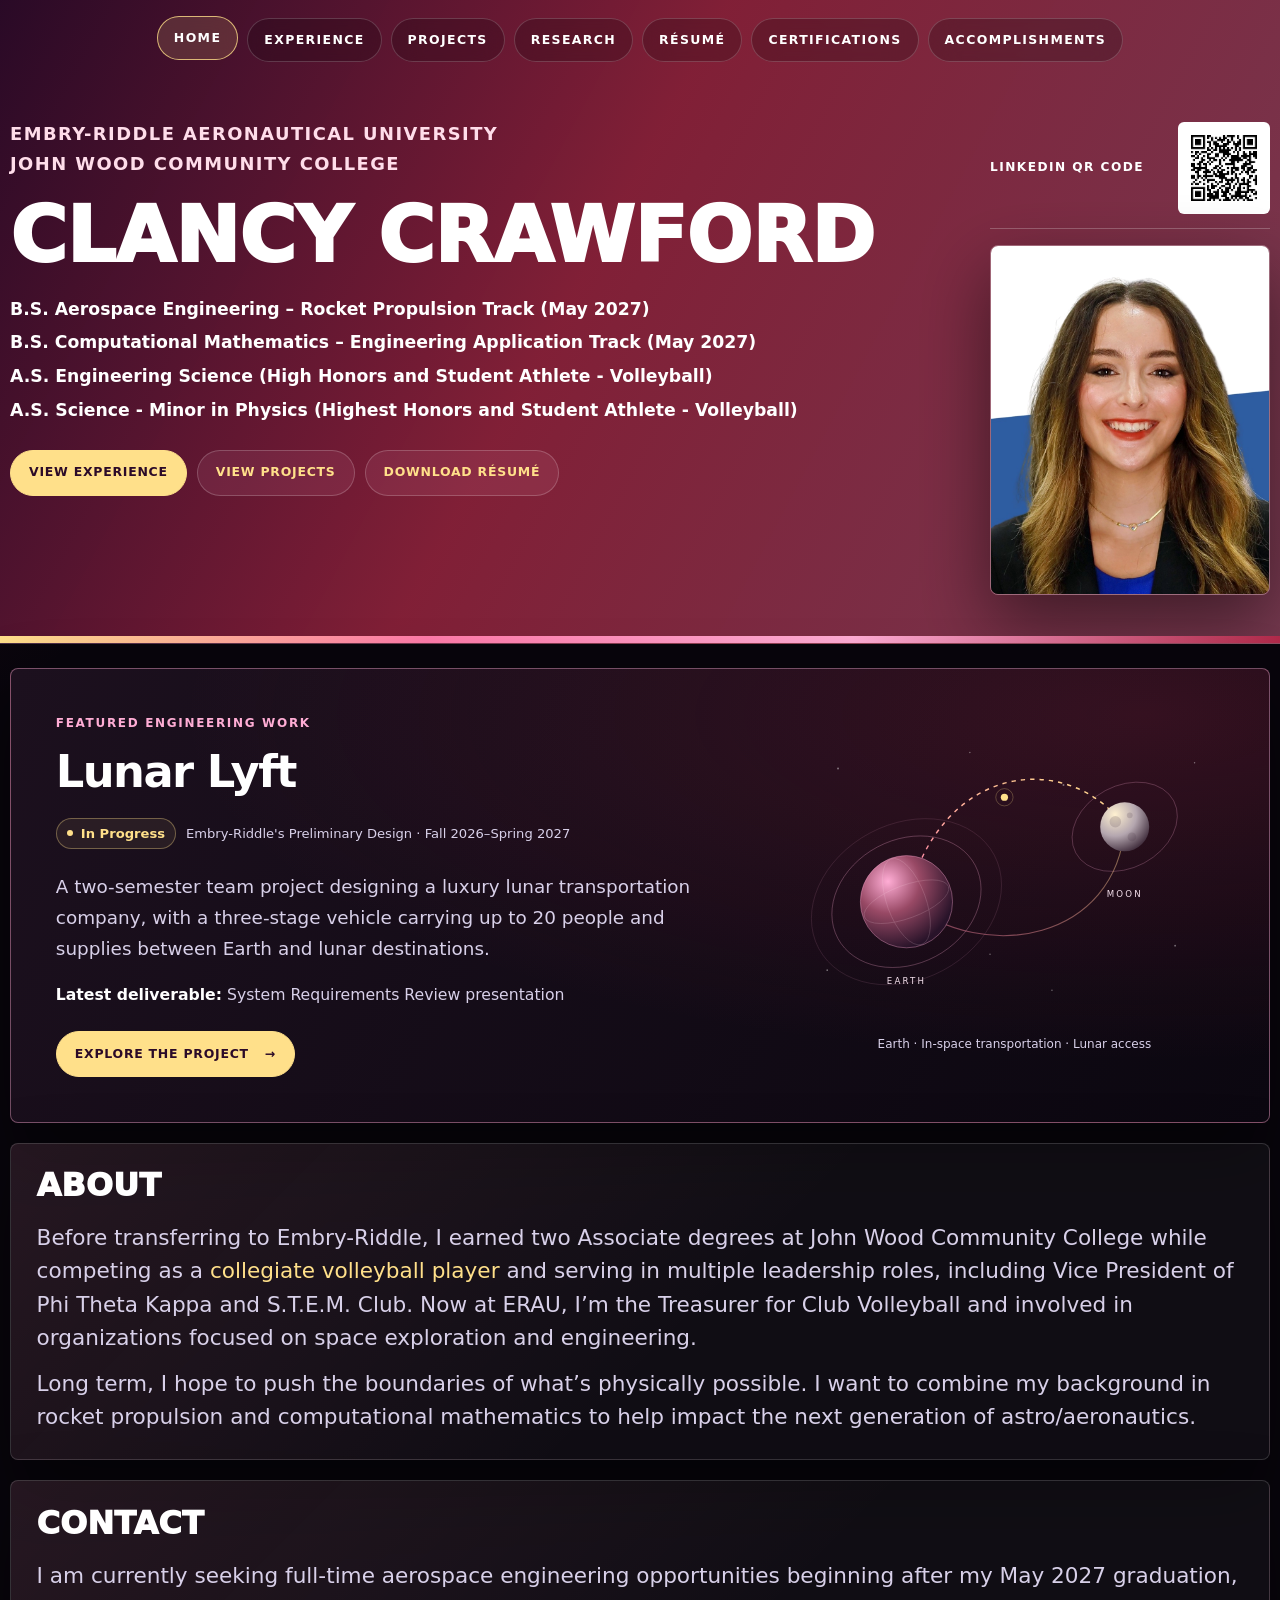
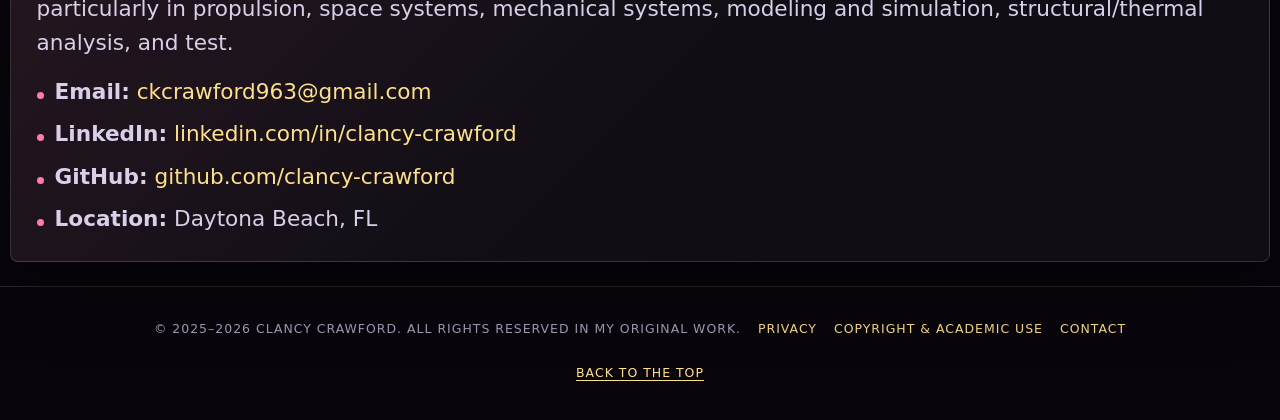
<file: index.html>
<!DOCTYPE html>
<html lang="en">

<head>
  <meta charset="UTF-8">
  <title>Clancy Crawford | Aerospace & Computational Mathematics</title>
  <meta name="viewport" content="width=device-width, initial-scale=1.0">
  <link rel="stylesheet" href="style.css">
  <script src="site.js" defer></script>
</head>

<body class="home-page">

  <header id="top" tabindex="-1">
    <!-- NAVIGATION -->
    <nav>
      <a class="active" href="index.html">Home</a>
      <a href="experience.html">Experience</a>
      <a href="projects.html">Projects</a>
      <a href="research.html">Research</a>
      <a href="resume.html">Résumé</a>
      <a href="certifications.html">Certifications</a>
      <a href="awards.html">Accomplishments</a>
    </nav>
    <!-- HERO HEADER (Style A: portrait + QR) -->
    <div class="hero reveal">
      <div class="hero-text">
        <div class="hero-kicker">Embry-Riddle Aeronautical University</div>
        <div class="hero-kicker">John Wood Community College</div>
        <h1>Clancy Crawford</h1>
        <p class="hero-sub">
          <span>B.S. Aerospace Engineering – Rocket Propulsion Track <time datetime="2027-05">(May 2027)</time></span>
          <span>B.S. Computational Mathematics – Engineering Application Track <time datetime="2027-05">(May 2027)</time></span>
          <span>A.S. Engineering Science (High Honors and Student Athlete - Volleyball)</span>
          <span>A.S. Science - Minor in Physics (Highest Honors and Student Athlete - Volleyball)</span>
        </p>
        <div class="hero-cta">
          <a class="btn primary" href="experience.html">View Experience</a>
          <a class="btn" href="projects.html">View Projects</a>
          <a class="btn" href="Resume_Clancy_Crawford_01.pdf" target="_blank" rel="noopener"
            download="Resume_Clancy_Crawford_01.pdf" data-resume-notify>Download
            Résumé</a>
        </div>
      </div>

      <div class="hero-media">
        <div class="qr-block">
          <p class="qr-caption-top">LinkedIn QR Code</p>
          <a href="https://www.linkedin.com/in/clancy-crawford" target="_blank" rel="noopener">
            <img src="LinkedInQR.png" alt="LinkedIn QR code"></a>
        </div>
        <img src="photo.jpg" alt="Clancy Crawford" class="headshot">
      </div>
    </div>
  </header>

  <main>

    <section id="featured-design" aria-labelledby="featured-design-title">
      <div class="cislunar-feature">
        <div class="cislunar-feature-copy">
          <p class="cislunar-eyebrow">Featured Engineering Work</p>
          <h2 id="featured-design-title">Lunar Lyft</h2>
          <p class="cislunar-meta"><span class="cislunar-status">In Progress</span> Embry-Riddle's Preliminary Design &middot; Fall 2026&ndash;Spring 2027</p>
          <p class="cislunar-summary">A two-semester team project designing a luxury lunar transportation company, with a three-stage vehicle carrying up to 20 people and supplies between Earth and lunar destinations.</p>
          <p class="cislunar-phase"><strong>Latest deliverable:</strong> System Requirements Review presentation</p>
          <a class="btn primary" href="cislunar-transportation.html">Explore the Project <span aria-hidden="true">&rarr;</span></a>
        </div>
        <div class="cislunar-feature-art" aria-hidden="true">
          <img src="Projects/Cislunar/earth-moon.svg" alt="" width="640" height="440">
          <span>Earth &middot; In-space transportation &middot; Lunar access</span>
        </div>
      </div>
    </section>

    <!-- ABOUT -->
    <section id="about" class="reveal">
      <div class="research-block">
        <h2>About</h2>
        <p>
          Before transferring to Embry-Riddle, I earned two Associate degrees at John Wood
          Community College while competing as a
          <a href="https://www.johnwoodblazers.com/sports/wvball/2022-23/bios/crawford_clancy_hgoj" target="_blank" rel="noopener">collegiate volleyball player</a>
          and serving in multiple
          leadership roles, including Vice President of Phi Theta Kappa and S.T.E.M. Club.
          Now at ERAU, I’m the Treasurer for Club Volleyball and involved in organizations
          focused on space exploration and engineering.
        </p>
        <p>
          Long term, I hope to push the boundaries of what’s physically possible. I want to combine my background in rocket propulsion and computational
          mathematics to help impact the next generation of astro/aeronautics.
        </p>
      </div>
    </section>

<!-- CONTACT -->
    <section id="contact" class="reveal">
      <div class="research-block">
        <h2>Contact</h2>
        <p>
          I am currently seeking full-time aerospace engineering opportunities beginning after my May 2027 graduation, particularly in propulsion, space systems, mechanical systems, modeling and simulation, structural/thermal analysis, and test.        </p>
        <ul class="list">
          <li><strong>Email:</strong>
            <a href="mailto:ckcrawford963@gmail.com">ckcrawford963@gmail.com</a>
          </li>
          <li><strong>LinkedIn:</strong>
            <a href="https://www.linkedin.com/in/clancy-crawford" target="_blank" rel="noopener">
              linkedin.com/in/clancy-crawford
            </a>
          </li>
          <li><strong>GitHub:</strong>
            <a href="https://github.com/clancy-crawford" target="_blank" rel="noopener">
              github.com/clancy-crawford
            </a>
          </li>
          <li><strong>Location:</strong> Daytona Beach, FL</li>
        </ul>
      </div>
    </section>

  </main>

  <footer>
    &copy; 2025&ndash;2026 Clancy Crawford. All rights reserved in my original work.
    <a href="privacy.html">Privacy</a>
    <a href="terms.html">Copyright &amp; Academic Use</a>
    <a href="mailto:ckcrawford963@gmail.com">Contact</a>
    <a class="back-to-top" href="#top">Back to the Top</a>
  </footer>

  <!-- Cloudflare Web Analytics -->
  <script type="module" src="https://static.cloudflareinsights.com/beacon.min.js" data-cf-beacon='{"token": "c2c567655cc84a4aa548393a1a78a606"}'></script>
  <!-- End Cloudflare Web Analytics -->
</body>

</html>
</file>
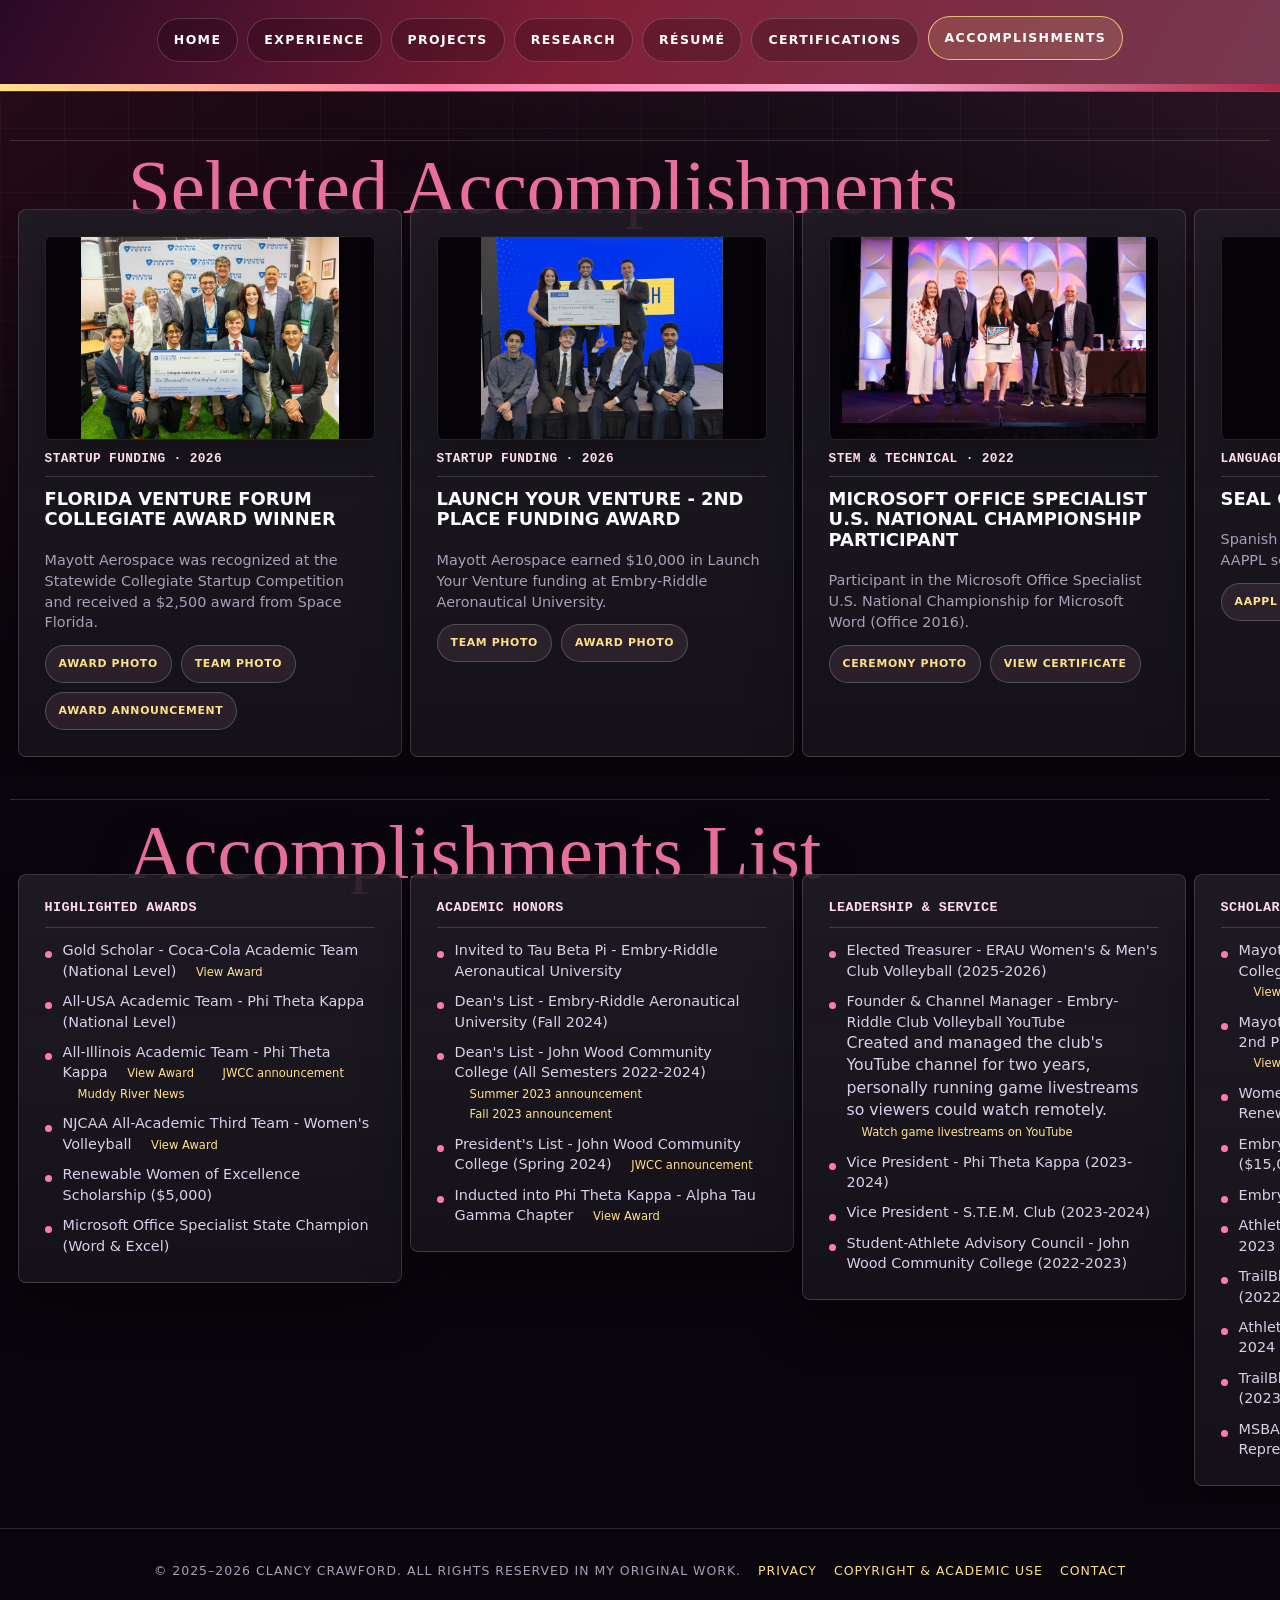
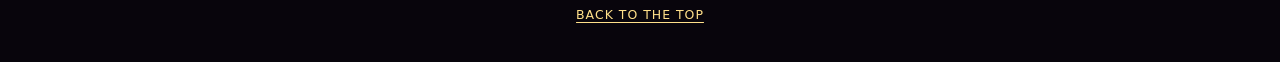
<file: awards.html>
<!DOCTYPE html>
<html lang="en">

<head>
  <meta charset="UTF-8">
  <title>Accomplishments | Clancy Crawford</title>
  <meta name="viewport" content="width=device-width, initial-scale=1.0">
  <link rel="stylesheet" href="style.css">
  <script src="site.js" defer></script>
</head>

<body class="awards-page">

  <header id="top" tabindex="-1" class="page-header">
    <!-- NAVIGATION -->
    <nav>
      <a href="index.html">Home</a>
      <a href="experience.html">Experience</a>
      <a href="projects.html">Projects</a>
      <a href="research.html">Research</a>
      <a href="resume.html">Résumé</a>
      <a href="certifications.html">Certifications</a>
      <a class="active" href="awards.html">Accomplishments</a>
    </nav>
  </header>

  <main>

    <!-- ACCOMPLISHMENTS -->
    <section id="accomplishments" class="reveal">
      <div class="highlighted-awards-stage">
        <div class="highlighted-awards-masthead">
          <h2 class="selected-awards-heading">Selected Accomplishments</h2>
        </div>
        <div class="highlighted-awards-slider" data-awards-slider aria-label="Highlighted awards">
        <div class="highlighted-awards-track" tabindex="0">
        <article class="accomplishment-card">
          <a class="evidence-preview" href="Projects/Best_Images/Mayott_Aero/FVF_26/florida-venture-forum-award-group.jpg"
            target="_blank" rel="noopener">
            <img src="Projects/Best_Images/Mayott_Aero/FVF_26/florida-venture-forum-award-group.jpg"
              alt="Mayott Aerospace Florida Venture Forum award group">
          </a>
          <div class="accomplishment-kicker">Startup Funding · 2026</div>
          <h3>Florida Venture Forum Collegiate Award Winner</h3>
          <p>
            Mayott Aerospace was recognized at the Statewide Collegiate Startup Competition and
            received a $2,500 award from Space Florida.
          </p>
          <div class="evidence-links">
            <a href="Projects/Best_Images/Mayott_Aero/FVF_26/florida-venture-forum-award-group.jpg" target="_blank"
              rel="noopener">Award photo</a>
            <a href="Projects/Best_Images/Mayott_Aero/FVF_26/florida-venture-forum-mayott-team.jpg" target="_blank"
              rel="noopener">Team photo</a>
            <a href="https://www.spaceflorida.gov/news/florida-venture-forum-and-space-florida-announce-winners-of-150-000-in-2026-early-stage-venture-conference-investment" target="_blank" rel="noopener">Award announcement</a>
          </div>
        </article>

        <article class="accomplishment-card">
          <a class="evidence-preview" href="Accomplishments/mayott-launch-your-venture-team.jpg" target="_blank"
            rel="noopener">
            <img src="Accomplishments/mayott-launch-your-venture-team.jpg"
              alt="Mayott Aerospace Launch Your Venture award team">
          </a>
          <div class="accomplishment-kicker">Startup Funding · 2026</div>
          <h3>Launch Your Venture - 2nd Place Funding Award</h3>
          <p>
            Mayott Aerospace earned $10,000 in Launch Your Venture funding at Embry-Riddle
            Aeronautical University.
          </p>
          <div class="evidence-links">
            <a href="Accomplishments/mayott-launch-your-venture-team.jpg" target="_blank" rel="noopener">Team photo</a>
            <a href="Accomplishments/mayott-launch-your-venture-award.jpg" target="_blank" rel="noopener">Award photo</a>
          </div>
        </article>

        <article class="accomplishment-card">
          <a class="evidence-preview" href="Accomplishments/microsoft-national-championship-ceremony-2022.jpg"
            target="_blank" rel="noopener">
            <img src="Accomplishments/microsoft-national-championship-ceremony-2022.jpg"
              alt="Microsoft Office Specialist U.S. National Championship ceremony">
          </a>
          <div class="accomplishment-kicker">STEM & Technical · 2022</div>
          <h3>Microsoft Office Specialist U.S. National Championship Participant</h3>
          <p>
            Participant in the Microsoft Office Specialist U.S. National Championship for
            Microsoft Word (Office 2016).
          </p>
          <div class="evidence-links">
            <a href="Accomplishments/microsoft-national-championship-ceremony-2022.jpg" target="_blank"
              rel="noopener">Ceremony photo</a>
            <a href="Accomplishments/microsoft-office-specialist-national-championship-2022.jpg" target="_blank"
              rel="noopener">View certificate</a>
          </div>
        </article>

        <article class="accomplishment-card">
          <a class="evidence-preview" href="Accomplishments/spanish-aappl-score-report-page-1.jpg"
            target="_blank" rel="noopener">
            <img src="Accomplishments/spanish-aappl-score-report-page-1.jpg"
              alt="Spanish AAPPL score report">
          </a>
          <div class="accomplishment-kicker">Language · Spanish</div>
          <h3>Seal of Biliteracy - Spanish</h3>
          <p>
            Spanish proficiency documented through AAPPL score reports.
          </p>
          <div class="evidence-links">
            <a href="Accomplishments/spanish-aappl-score-report-page-1.jpg" target="_blank" rel="noopener">
              AAPPL page 1
            </a>
            <a href="Accomplishments/spanish-aappl-score-report-page-2.jpg" target="_blank" rel="noopener">
              AAPPL page 2
            </a>
          </div>
        </article>

        <article class="accomplishment-card">
          <a class="evidence-preview" href="Accomplishments/phi-theta-kappa-induction-2023.jpg" target="_blank"
            rel="noopener">
            <img src="Accomplishments/phi-theta-kappa-induction-2023.jpg"
              alt="Phi Theta Kappa induction ceremony">
          </a>
          <div class="accomplishment-kicker">Academic Leadership · 2023</div>
          <h3>Phi Theta Kappa - Alpha Tau Gamma Chapter</h3>
          <p>
            Inducted into Phi Theta Kappa and later served in chapter leadership at John Wood
            Community College.
          </p>
          <div class="evidence-links">
            <a href="Accomplishments/phi-theta-kappa-induction-2023.jpg" target="_blank" rel="noopener">
              View photo
            </a>
          </div>
        </article>

        <article class="accomplishment-card">
          <a class="evidence-preview" href="Accomplishments/all-illinois-academic-team-coca-cola-scholar.jpg"
            target="_blank" rel="noopener">
            <img src="Accomplishments/all-illinois-academic-team-coca-cola-scholar.jpg"
              alt="All-Illinois Academic Team and Coca-Cola Academic Team scholar recognition">
          </a>
          <div class="accomplishment-kicker">Academic Honors · 2024</div>
          <h3>Coca-Cola Academic Team &amp; All-Illinois Academic Team</h3>
          <p>
            Recognized through Phi Theta Kappa academic honors, including Coca-Cola Academic Team
            and All-Illinois Academic Team recognition.
          </p>
          <div class="evidence-links">
            <a href="Accomplishments/all-illinois-academic-team-coca-cola-scholar.jpg" target="_blank" rel="noopener">
              View photo
            </a>
            <a href="https://www.jwcc.edu/news/two-jwcc-students-selected-for-phi-theta-kappa-all-illinois-academic-team/" target="_blank" rel="noopener">JWCC announcement</a>
            <a href="https://muddyrivernews.com/communities/jwcc-students-crawford-sunde-selected-for-phi-theta-kappa-all-illinois-academic-team/20240508110000/" target="_blank" rel="noopener">Muddy River News</a>
          </div>
        </article>

        <article class="accomplishment-card">
          <a class="evidence-preview" href="Accomplishments/jwcc-volleyball-senior-night.jpg" target="_blank"
            rel="noopener">
            <img src="Accomplishments/jwcc-volleyball-senior-night.jpg"
              alt="John Wood Community College volleyball senior night">
          </a>
          <div class="accomplishment-kicker">Athletics · Volleyball</div>
          <h3>NJCAA All-Academic Third Team - Volleyball</h3>
          <p>
            Academic-athletic recognition while competing as a collegiate volleyball athlete at
            John Wood Community College.
          </p>
          <div class="evidence-links">
            <a href="Accomplishments/njcaa-all-academic-teams-2022-23.pdf" target="_blank" rel="noopener">
              NJCAA PDF
            </a>
            <a href="Accomplishments/jwcc-volleyball-senior-night.jpg" target="_blank" rel="noopener">
              Volleyball photo
            </a>
          </div>
        </article>

        <article class="accomplishment-card">
          <a class="evidence-preview" href="Accomplishments/nslc-aerospace-engineering-certificate.pdf" target="_blank"
            rel="noopener">
            <img src="Accomplishments/nslc-aerospace-engineering-certificate.png"
              alt="National Student Leadership Conference Aerospace Engineering certificate">
          </a>
          <div class="accomplishment-kicker">Aerospace · 2021</div>
          <h3>National Student Leadership Conference - Aerospace Engineering</h3>
          <p>
            Completed the National Student Leadership Conference Aerospace Engineering program.
          </p>
          <div class="evidence-links">
            <a href="Accomplishments/nslc-aerospace-engineering-certificate.pdf" target="_blank" rel="noopener">
              View certificate
            </a>
          </div>
        </article>
        </div>
        </div>
      </div>
    </section>

    <section id="full-accomplishments" class="reveal">
      <div class="full-awards-stage">
        <div class="full-awards-masthead">
          <h2 class="full-awards-heading">Accomplishments List</h2>
        </div>

        <div class="full-awards-slider" aria-label="Accomplishments list">
        <div class="awards-groups" data-full-awards-slider tabindex="0">
        <article class="awards-group">
        <h3 class="award-header">Highlighted Awards</h3>
        <ul class="awards-list linked-awards-list">
          <li>Gold Scholar - Coca-Cola Academic Team (National Level)
            <a href="Accomplishments/all-illinois-academic-team-coca-cola-scholar.jpg" target="_blank"
              rel="noopener">View Award</a>
          </li>
          <li>All-USA Academic Team - Phi Theta Kappa (National Level)</li>
          <li>All-Illinois Academic Team - Phi Theta Kappa
            <a href="Accomplishments/all-illinois-academic-team-coca-cola-scholar.jpg" target="_blank"
              rel="noopener">View Award</a>
            <a href="https://www.jwcc.edu/news/two-jwcc-students-selected-for-phi-theta-kappa-all-illinois-academic-team/" target="_blank" rel="noopener">JWCC announcement</a>
            <a href="https://muddyrivernews.com/communities/jwcc-students-crawford-sunde-selected-for-phi-theta-kappa-all-illinois-academic-team/20240508110000/" target="_blank" rel="noopener">Muddy River News</a>
          </li>
          <li>NJCAA All-Academic Third Team - Women's Volleyball <a href="Accomplishments/njcaa-all-academic-teams-2022-23.pdf"
              target="_blank" rel="noopener">View Award</a></li>
          <li>Renewable Women of Excellence Scholarship ($5,000)</li>
          <li>Microsoft Office Specialist State Champion (Word &amp; Excel)</li>
        </ul>
        </article>

        <article class="awards-group">
        <h3 class="award-header">Academic Honors</h3>
        <ul class="awards-list linked-awards-list">
          <li>Invited to Tau Beta Pi - Embry-Riddle Aeronautical University</li>
          <li>Dean's List - Embry-Riddle Aeronautical University (Fall 2024)</li>
          <li>Dean's List - John Wood Community College (All Semesters 2022-2024)
            <a href="https://www.jwcc.edu/news/jwcc-summer-deans-list-announced-3/" target="_blank" rel="noopener">Summer 2023 announcement</a>
            <a href="https://www.jwcc.edu/news/jwcc-fall-deans-list-announced-3/" target="_blank" rel="noopener">Fall 2023 announcement</a>
          </li>
          <li>President's List - John Wood Community College (Spring 2024)
            <a href="https://www.jwcc.edu/news/jwcc-announces-spring-2024-presidents-list/" target="_blank" rel="noopener">JWCC announcement</a>
          </li>
          <li>Inducted into Phi Theta Kappa - Alpha Tau Gamma Chapter
            <a href="Accomplishments/phi-theta-kappa-induction-2023.jpg" target="_blank" rel="noopener">View Award</a>
          </li>
        </ul>
        </article>

        <article class="awards-group">
        <h3 class="award-header">Leadership & Service</h3>
        <ul class="awards-list linked-awards-list">
          <li>Elected Treasurer - ERAU Women's &amp; Men's Club Volleyball (2025-2026)</li>
          <li>Founder &amp; Channel Manager - Embry-Riddle Club Volleyball YouTube
            <p>Created and managed the club's YouTube channel for two years, personally running
              game livestreams so viewers could watch remotely.</p>
            <a href="https://www.youtube.com/@ERAUClubVolleyball" target="_blank" rel="noopener">Watch game livestreams on YouTube</a>
          </li>
          <li>Vice President - Phi Theta Kappa (2023-2024)</li>
          <li>Vice President - S.T.E.M. Club (2023-2024)</li>
          <li>Student-Athlete Advisory Council - John Wood Community College (2022-2023)</li>
        </ul>
        </article>

        <article class="awards-group">
        <h3 class="award-header">Scholarships & Grants</h3>
        <ul class="awards-list linked-awards-list">
          <li>Mayott Aerospace Florida Venture Forum Collegiate Award Winner ($2,500)
            <a href="Projects/Best_Images/Mayott_Aero/FVF_26/florida-venture-forum-award-group.jpg" target="_blank"
              rel="noopener">View Award</a>
            <a href="https://www.spaceflorida.gov/news/florida-venture-forum-and-space-florida-announce-winners-of-150-000-in-2026-early-stage-venture-conference-investment" target="_blank" rel="noopener">Award announcement</a>
          </li>
          <li>Mayott Aerospace Launch Your Venture 2nd Place Funding Award ($10,000)
            <a href="Accomplishments/mayott-launch-your-venture-team.jpg" target="_blank" rel="noopener">View Award</a>
          </li>
          <li>Women of Excellence Scholarship ($5,000 - Renewable)</li>
          <li>Embry-Riddle Transfer Scholarship ($15,000)</li>
          <li>Embry-Riddle Transfer Grant ($250)</li>
          <li>Athletic Scholarship - John Wood CC (2022-2023 · 1/4 Tuition)</li>
          <li>TrailBlazer Scholarship - John Wood CC (2022-2023 · 1/2 Tuition)</li>
          <li>Athletic Scholarship - John Wood CC (2023-2024 · 1/4 Tuition)</li>
          <li>TrailBlazer Scholarship - John Wood CC (2023-2024 · 1/2 Tuition)</li>
          <li>MSBA John T. Belcher Scholarship - School Representative (2022)</li>
        </ul>
        </article>

        <article class="awards-group">
        <h3 class="award-header">STEM & Technical Awards</h3>
        <ul class="awards-list linked-awards-list">
          <li>Missouri Cybersecurity Challenge - 4th Place (Preliminary Round)
            <a href="https://www.facebook.com/hallsviller4/photos/hhs-seniors-thomas-harris-clancy-crawford-and-jackson-morton-recently-competed-i/4954282017926175/" target="_blank" rel="noopener">School announcement (Facebook)</a>
          </li>
          <li>Missouri Cybersecurity Challenge - 7th in State (2022)</li>
          <li>Microsoft Office Specialist U.S. National Championship - Word (Office 2016) Participant (2022)
            <a href="Accomplishments/microsoft-national-championship-ceremony-2022.jpg" target="_blank"
              rel="noopener">View Award</a>
          </li>
          <li>Microsoft Office Specialist State Champion - Word (2016)</li>
          <li>Microsoft Office Specialist State Champion - Excel (2016)</li>
        </ul>
        </article>

        <article class="awards-group">
        <h3 class="award-header">Athletic Achievements</h3>
        <ul class="awards-list linked-awards-list">
          <li>Intramural 6 vs. 6 Volleyball Championship Winner (2025)</li>
          <li>NJCAA All-Academic Third Team - Women's Volleyball
            <a href="Accomplishments/njcaa-all-academic-teams-2022-23.pdf" target="_blank" rel="noopener">View Award</a>
          </li>
          <li>Recruited as Collegiate Volleyball Athlete - John Wood Community College
            <a href="https://www.johnwoodblazers.com/sports/wvball/2022-23/bios/crawford_clancy_hgoj" target="_blank" rel="noopener">Official JWCC player profile</a>
            <a href="Accomplishments/jwcc-volleyball-senior-night.jpg" target="_blank" rel="noopener">View Award</a>
            <a href="https://www.facebook.com/hallsvilleathleticsandactivities/photos/congratulations-to-clancy-crawford-as-she-has-signed-with-john-wood-community-co/3265240843695164/" target="_blank" rel="noopener">Signing announcement (Facebook)</a>
            <a href="https://www.fieldlevel.com/app/profile/clancy.crawford/volleyballwomen" target="_blank" rel="noopener">Volleyball profile (FieldLevel)</a>
          </li>
          <li>John Wood Volleyball Player of the Week - Oct. 5-15</li>
          <li>Foster Memorial Sportsmanship Award</li>
        </ul>
        </article>

        <article class="awards-group">
        <h3 class="award-header">High School Honors</h3>
        <ul class="awards-list linked-awards-list">
          <li>Summa Cum Laude Graduate - Hallsville High School (2022)</li>
          <li>Gold Scholar - Hallsville High School (2022)</li>
          <li>Seal of Biliteracy - Spanish
            <a href="Accomplishments/spanish-aappl-score-report-page-1.jpg" target="_blank"
              rel="noopener">View Award</a>
          </li>
          <li>National Student Leadership Conference - Aerospace Engineering Finalist (2021)
            <a href="Accomplishments/nslc-aerospace-engineering-certificate.pdf" target="_blank"
              rel="noopener">View Award</a>
          </li>
          <li>National Student Leadership Conference - Aerospace Engineering Course Completion (2021)
            <a href="Accomplishments/nslc-aerospace-engineering-certificate.pdf" target="_blank"
              rel="noopener">View Award</a>
          </li>
          <li>Hallsville Volleyball Queen of the Court - Team-leading hitting percentage, assists, and digs (2018)</li>
          <li>Volleyball Pro Academy MVP - Season 2018/19</li>
          <li>Hallsville Basketball JV Most Improved Player - 2018/19</li>
        </ul>
        </article>
        </div>
        </div>
      </div>
    </section>

  </main>

  <footer>
    &copy; 2025&ndash;2026 Clancy Crawford. All rights reserved in my original work.
    <a href="privacy.html">Privacy</a>
    <a href="terms.html">Copyright &amp; Academic Use</a>
    <a href="mailto:ckcrawford963@gmail.com">Contact</a>
    <a class="back-to-top" href="#top">Back to the Top</a>
  </footer>

  <!-- Cloudflare Web Analytics -->
  <script type="module" src="https://static.cloudflareinsights.com/beacon.min.js" data-cf-beacon='{"token": "c2c567655cc84a4aa548393a1a78a606"}'></script>
  <!-- End Cloudflare Web Analytics -->
</body>

</html>
</file>
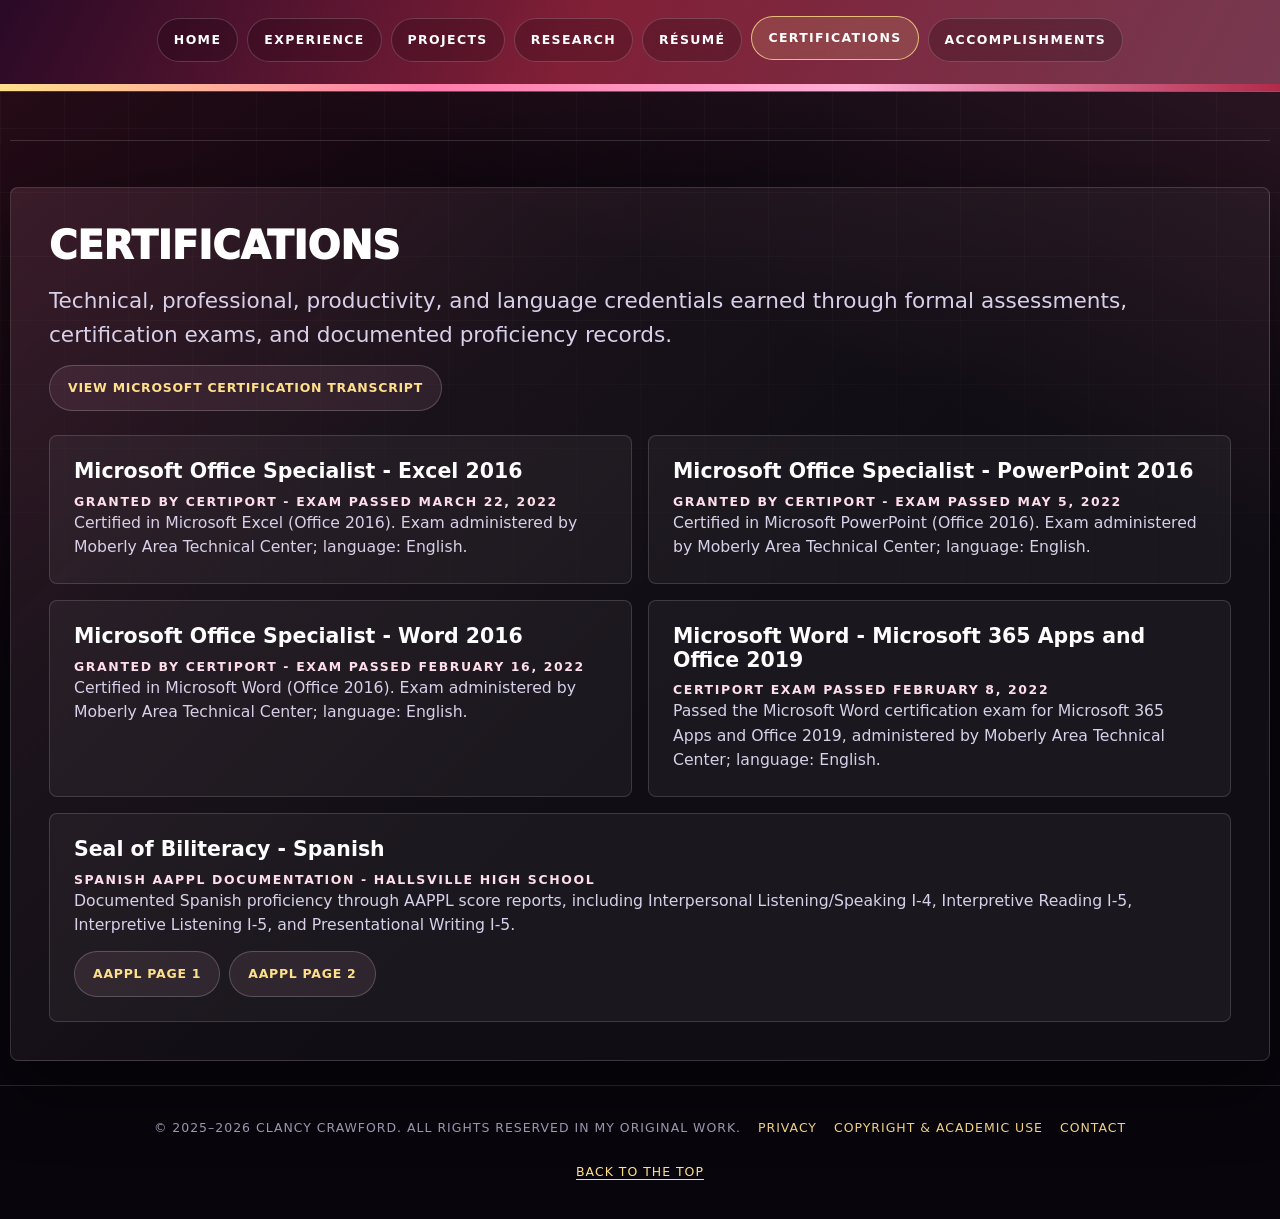
<file: certifications.html>
<!DOCTYPE html>
<html lang="en">

<head>
  <meta charset="UTF-8">
  <title>Certifications | Clancy Crawford</title>
  <meta name="viewport" content="width=device-width, initial-scale=1.0">
  <link rel="stylesheet" href="style.css">
  <script src="site.js" defer></script>
</head>

<body class="certifications-page">

  <header id="top" tabindex="-1" class="page-header">
    <!-- NAVIGATION -->
    <nav>
      <a href="index.html">Home</a>
      <a href="experience.html">Experience</a>
      <a href="projects.html">Projects</a>
      <a href="research.html">Research</a>
      <a href="resume.html">Résumé</a>
      <a class="active" href="certifications.html">Certifications</a>
      <a href="awards.html">Accomplishments</a>
    </nav>
  </header>

  <main>

    <!-- CERTIFICATIONS -->
    <section id="certifications" class="reveal">
      <div class="research-block">
        <h2>Certifications</h2>
        <p>
          Technical, professional, productivity, and language credentials earned through formal
          assessments, certification exams, and documented proficiency records.
        </p>
        <div class="evidence-links">
          <a href="Accomplishments/microsoft-certifications-transcript.jpg" target="_blank"
            rel="noopener">View Microsoft certification transcript</a>
        </div>

        <div class="certifications-grid">
          <div class="certification-card">
            <h3>Microsoft Office Specialist - Excel 2016</h3>
            <div class="certification-meta">Granted by Certiport - exam passed March 22, 2022</div>
            <p>
              Certified in Microsoft Excel (Office 2016). Exam administered by Moberly Area
              Technical Center; language: English.
            </p>
          </div>

          <div class="certification-card">
            <h3>Microsoft Office Specialist - PowerPoint 2016</h3>
            <div class="certification-meta">Granted by Certiport - exam passed May 5, 2022</div>
            <p>
              Certified in Microsoft PowerPoint (Office 2016). Exam administered by Moberly Area
              Technical Center; language: English.
            </p>
          </div>

          <div class="certification-card">
            <h3>Microsoft Office Specialist - Word 2016</h3>
            <div class="certification-meta">Granted by Certiport - exam passed February 16, 2022</div>
            <p>
              Certified in Microsoft Word (Office 2016). Exam administered by Moberly Area
              Technical Center; language: English.
            </p>
          </div>

          <div class="certification-card">
            <h3>Microsoft Word - Microsoft 365 Apps and Office 2019</h3>
            <div class="certification-meta">Certiport exam passed February 8, 2022</div>
            <p>
              Passed the Microsoft Word certification exam for Microsoft 365 Apps and Office 2019,
              administered by Moberly Area Technical Center; language: English.
            </p>
          </div>

          <div class="certification-card featured">
            <h3>Seal of Biliteracy - Spanish</h3>
            <div class="certification-meta">Spanish AAPPL documentation - Hallsville High School</div>
            <p>
              Documented Spanish proficiency through AAPPL score reports, including Interpersonal
              Listening/Speaking I-4, Interpretive Reading I-5, Interpretive Listening I-5, and
              Presentational Writing I-5.
            </p>
            <div class="evidence-links">
              <a href="Accomplishments/spanish-aappl-score-report-page-1.jpg" target="_blank"
                rel="noopener">AAPPL page 1</a>
              <a href="Accomplishments/spanish-aappl-score-report-page-2.jpg" target="_blank"
                rel="noopener">AAPPL page 2</a>
            </div>
          </div>
        </div>
      </div>
    </section>

</main>

  <footer>
    &copy; 2025&ndash;2026 Clancy Crawford. All rights reserved in my original work.
    <a href="privacy.html">Privacy</a>
    <a href="terms.html">Copyright &amp; Academic Use</a>
    <a href="mailto:ckcrawford963@gmail.com">Contact</a>
    <a class="back-to-top" href="#top">Back to the Top</a>
  </footer>

  <!-- Cloudflare Web Analytics -->
  <script type="module" src="https://static.cloudflareinsights.com/beacon.min.js" data-cf-beacon='{"token": "c2c567655cc84a4aa548393a1a78a606"}'></script>
  <!-- End Cloudflare Web Analytics -->
</body>

</html>
</file>
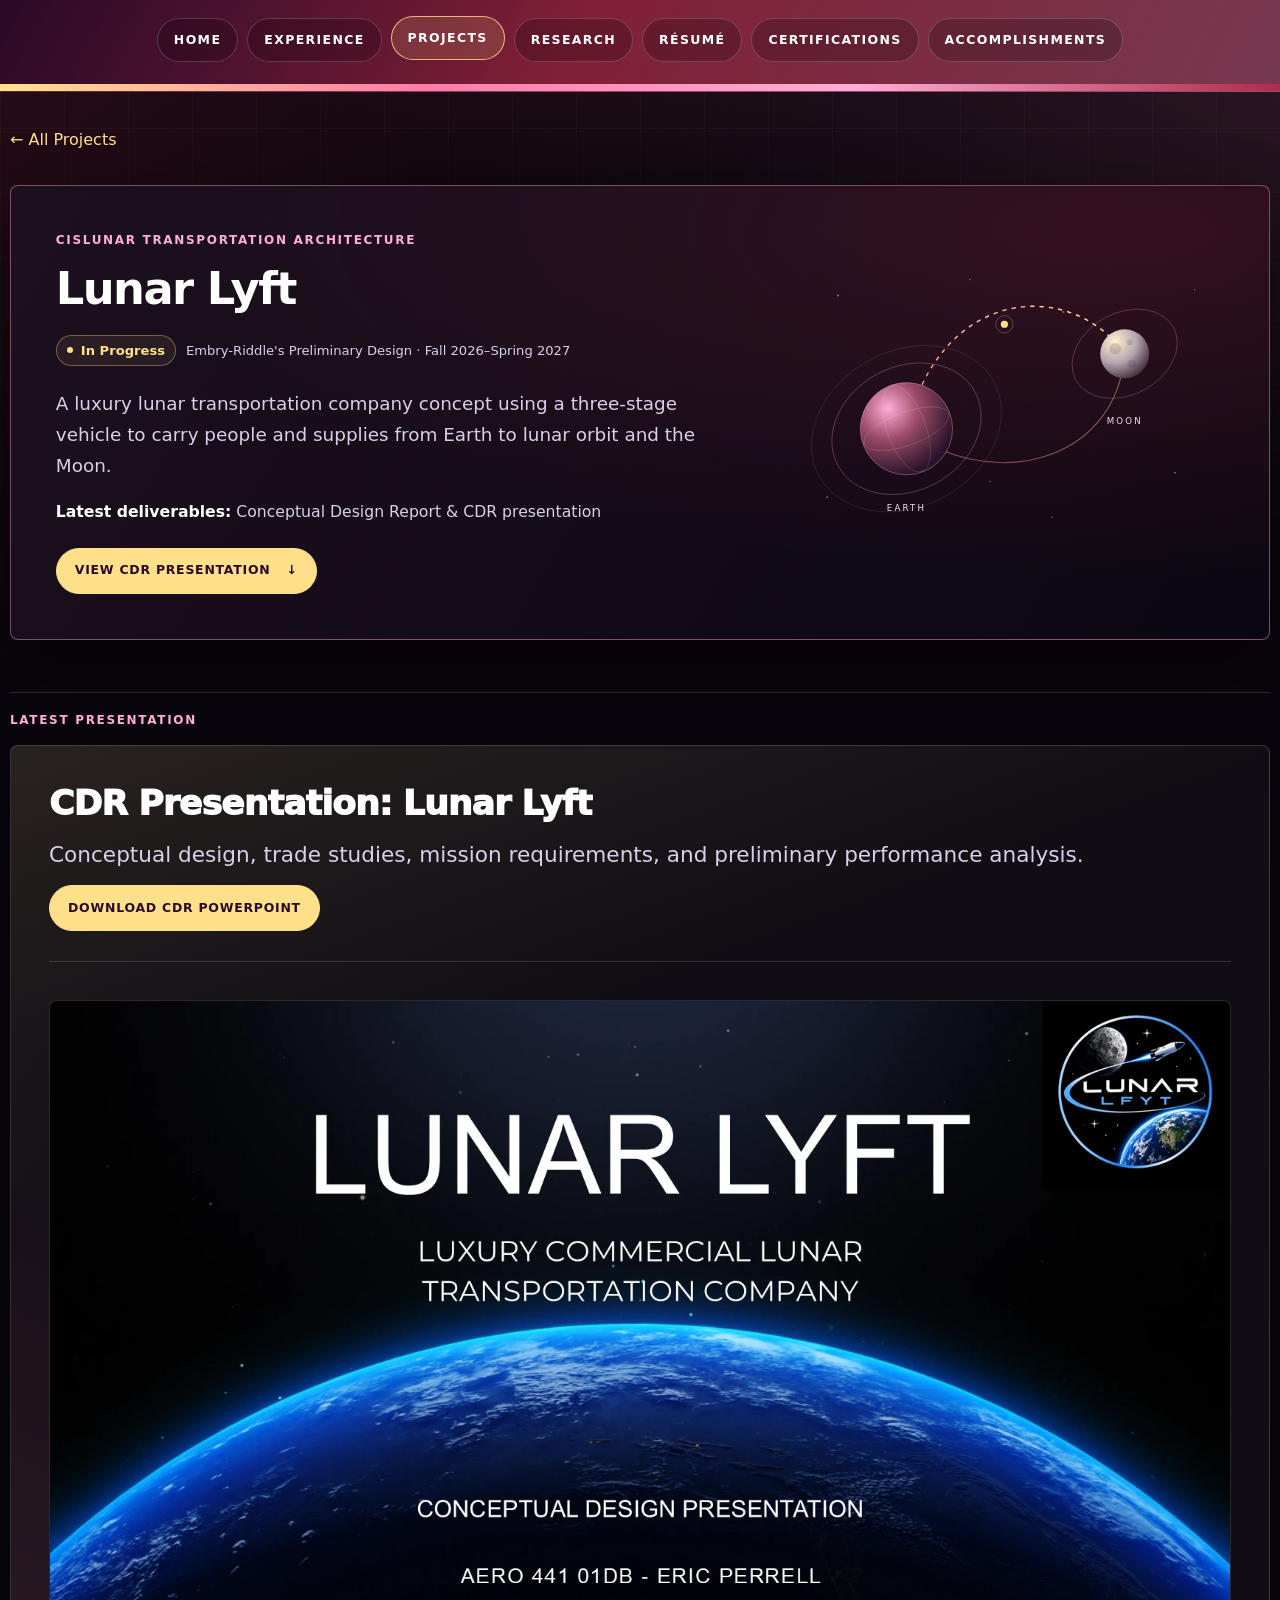
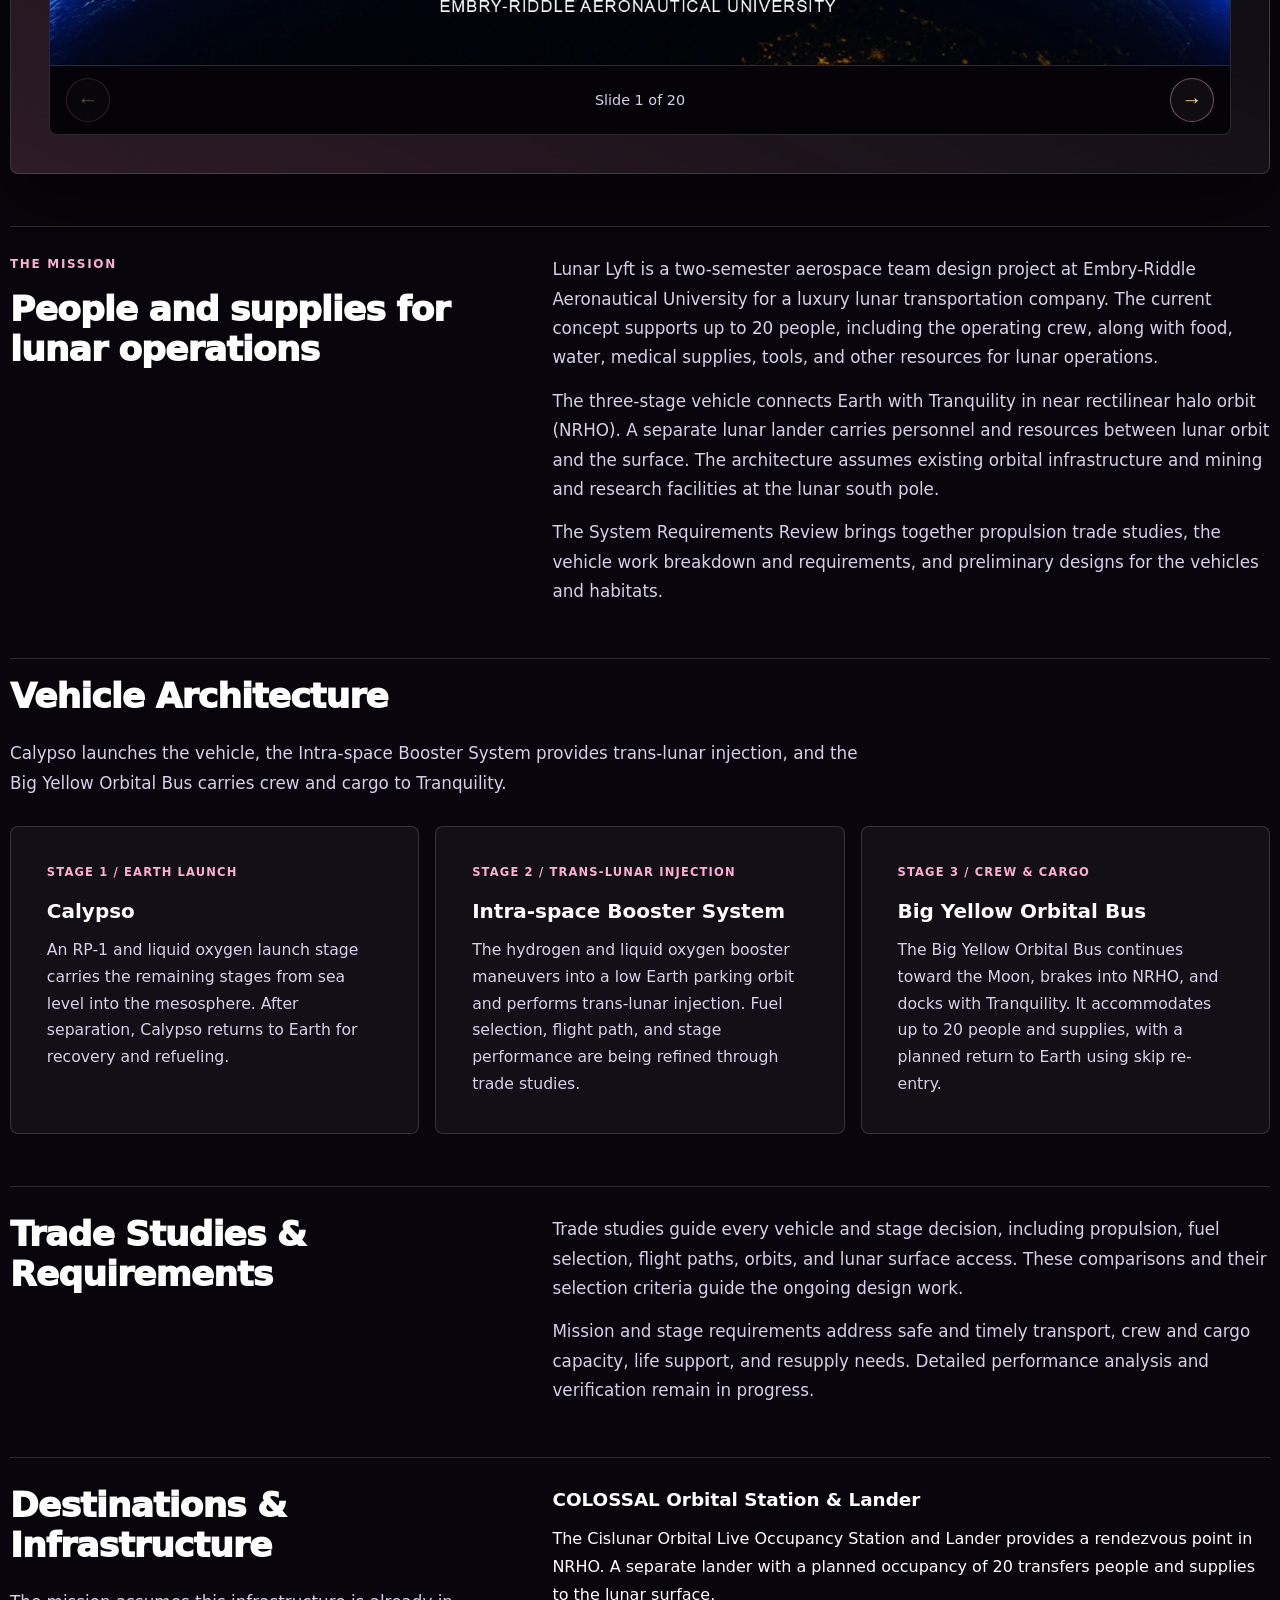
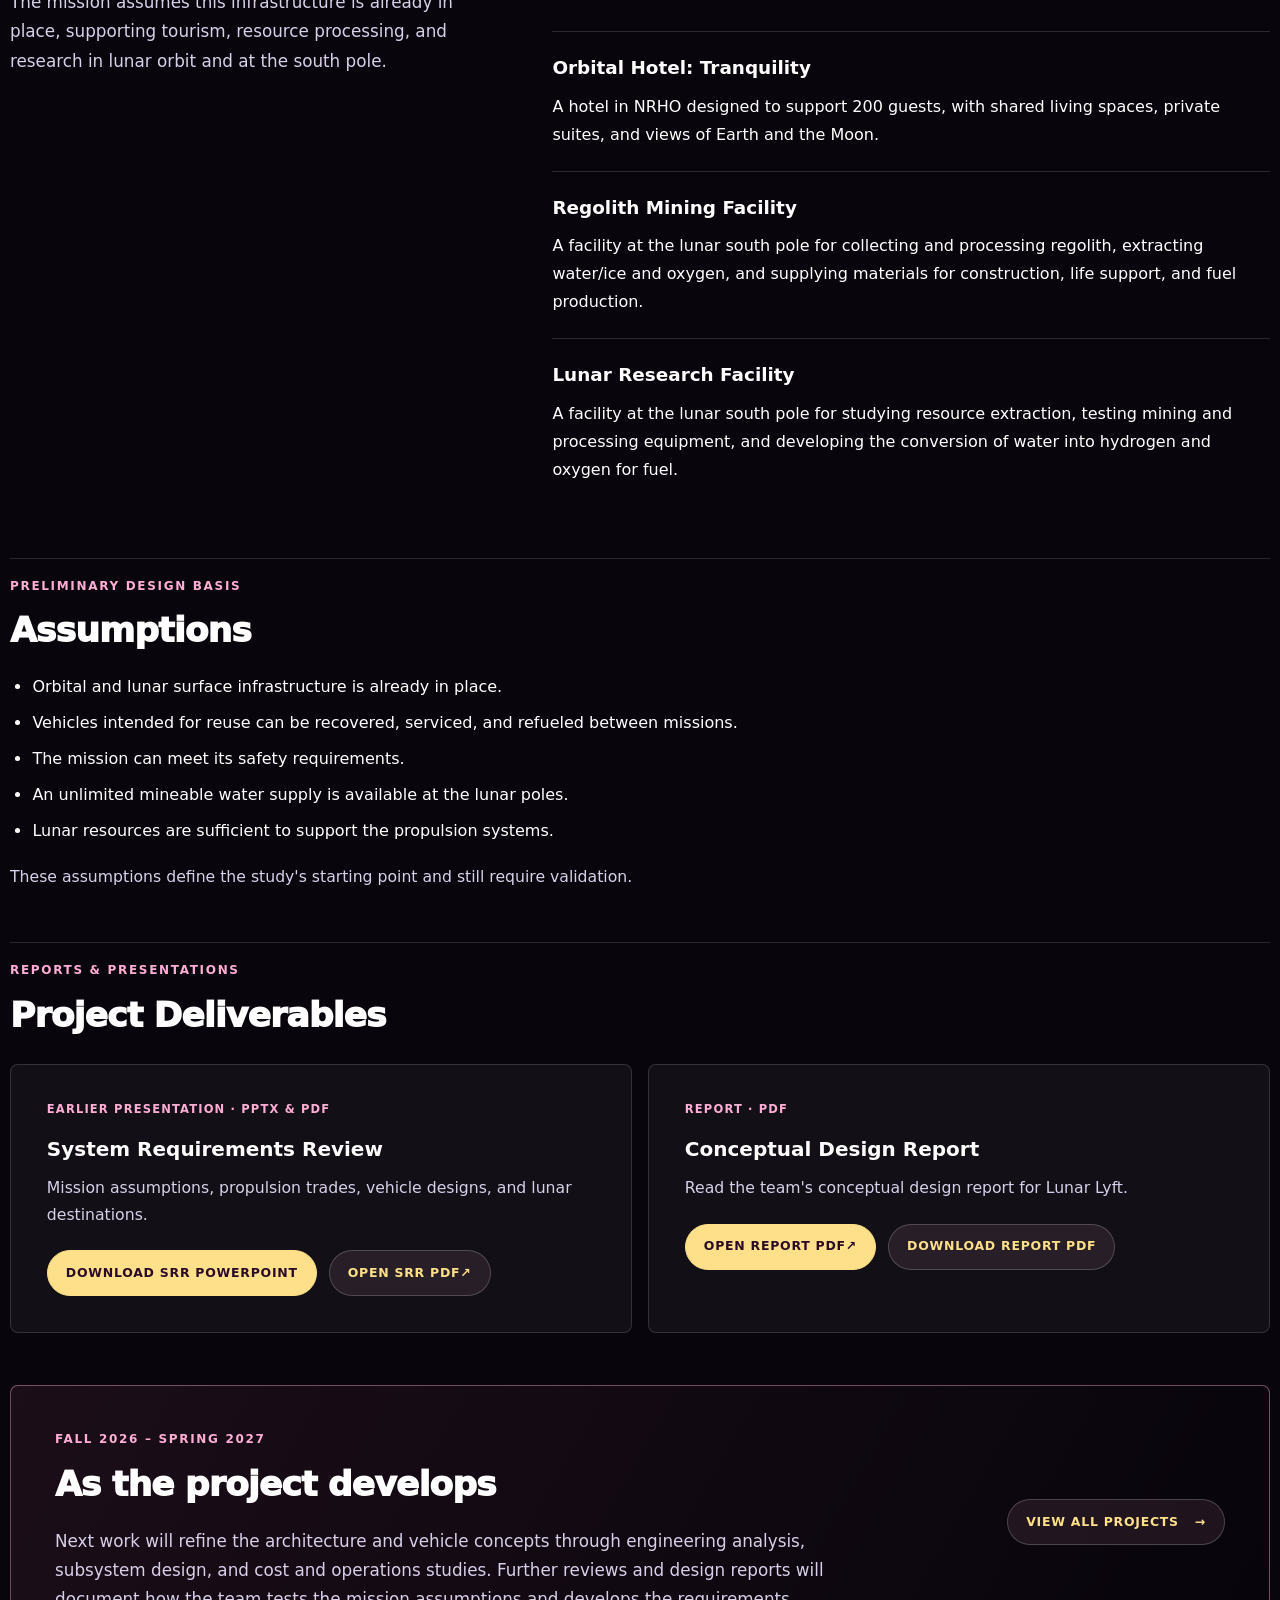
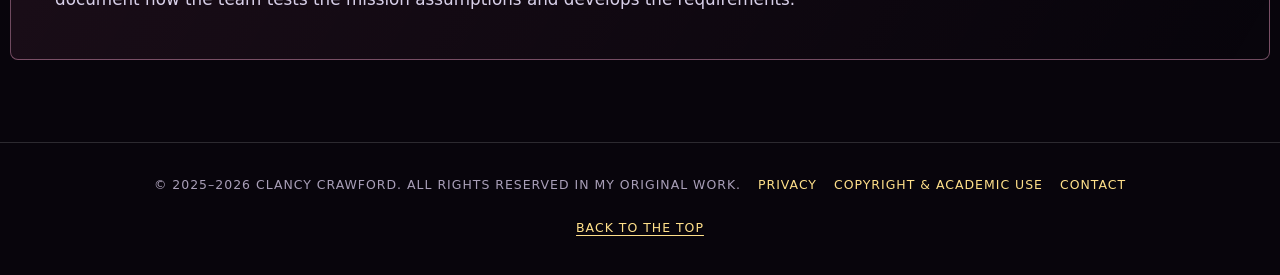
<file: cislunar-transportation.html>
<!DOCTYPE html>
<html lang="en">
<head>
  <meta charset="UTF-8">
  <title>Lunar Lyft | Cislunar Transportation | Clancy Crawford</title>
  <meta name="description" content="Explore Lunar Lyft, an Embry-Riddle cislunar transportation design project, and download the Conceptual Design Report, CDR presentation, and System Requirements Review.">
  <meta name="viewport" content="width=device-width, initial-scale=1.0">
  <link rel="stylesheet" href="style.css?v=lunar-lyft-cdr">
  <script src="site.js?v=lunar-lyft-cdr-viewer" defer></script>
</head>
<body class="cislunar-page">
  <header id="top" tabindex="-1" class="page-header">
    <nav aria-label="Main navigation">
      <a href="index.html">Home</a>
      <a href="experience.html">Experience</a>
      <a class="active" href="projects.html">Projects</a>
      <a href="research.html">Research</a>
      <a href="resume.html">R&eacute;sum&eacute;</a>
      <a href="certifications.html">Certifications</a>
      <a href="awards.html">Accomplishments</a>
    </nav>
  </header>
  <main>
    <a class="cislunar-back" href="projects.html#cislunar-transportation"><span aria-hidden="true">&larr;</span> All Projects</a>
    <section class="cislunar-intro" aria-labelledby="cislunar-title">
      <div class="cislunar-feature">
        <div class="cislunar-feature-copy">
          <p class="cislunar-eyebrow">Cislunar Transportation Architecture</p>
          <h1 id="cislunar-title">Lunar Lyft</h1>
          <p class="cislunar-meta"><span class="cislunar-status">In Progress</span> Embry-Riddle's Preliminary Design &middot; Fall 2026&ndash;Spring 2027</p>
          <p class="cislunar-summary">A luxury lunar transportation company concept using a three-stage vehicle to carry people and supplies from Earth to lunar orbit and the Moon.</p>
          <p class="cislunar-phase"><strong>Latest deliverables:</strong> Conceptual Design Report &amp; CDR presentation</p>
          <a class="btn primary" href="#presentation">View CDR Presentation <span aria-hidden="true">&darr;</span></a>
        </div>
        <figure class="cislunar-feature-art">
          <img src="Projects/Cislunar/earth-moon.svg" alt="Illustration of Earth and the Moon connected by curved paths." width="640" height="440">
        </figure>
      </div>
    </section>

    <section id="presentation" aria-labelledby="presentation-title">
      <p class="cislunar-eyebrow">Latest Presentation</p>
      <div class="research-story cislunar-presentation">
        <div class="research-story-frame">
          <div class="research-story-copy">
            <h2 id="presentation-title">CDR Presentation: Lunar Lyft</h2>
            <p>Conceptual design, trade studies, mission requirements, and preliminary performance analysis.</p>
            <div class="cislunar-presentation-links">
              <a class="btn primary" href="Projects/Cislunar/CDR_Presentation.pptx" download>Download CDR PowerPoint</a>
            </div>
          </div>
          <div class="research-story-media cislunar-slide-viewer" role="region" aria-label="Lunar Lyft CDR presentation slides" tabindex="0" data-presentation-viewer>
            <a class="cislunar-slide-image" href="Projects/Cislunar/cdr-slides/slide-01.webp" target="_blank" rel="noopener" aria-label="Open current CDR presentation slide at full size">
              <img src="Projects/Cislunar/cdr-slides/slide-01.webp" alt="Slide 1 of 20: Lunar Lyft: Conceptual Design Presentation" width="1600" height="900" loading="lazy">
            </a>
            <div class="cislunar-slide-controls" hidden>
              <button type="button" data-slide-previous aria-label="Previous slide" disabled><span aria-hidden="true">&larr;</span></button>
              <p aria-live="polite" aria-atomic="true" data-slide-status>Slide 1 of 20</p>
              <button type="button" data-slide-next aria-label="Next slide"><span aria-hidden="true">&rarr;</span></button>
            </div>
          </div>
        </div>
      </div>
    </section>

    <section class="cislunar-overview" aria-labelledby="overview-title">
      <div>
        <p class="cislunar-eyebrow">The Mission</p>
        <h2 id="overview-title">People and supplies for lunar operations</h2>
      </div>
      <div class="cislunar-prose">
        <!-- Sources: System Requirements Review presentation and the draft Conceptual Design Report, used only to check current design details. -->
        <p>Lunar Lyft is a two-semester aerospace team design project at Embry-Riddle Aeronautical University for a luxury lunar transportation company. The current concept supports up to 20 people, including the operating crew, along with food, water, medical supplies, tools, and other resources for lunar operations.</p>
        <p>The three-stage vehicle connects Earth with Tranquility in near rectilinear halo orbit (NRHO). A separate lunar lander carries personnel and resources between lunar orbit and the surface. The architecture assumes existing orbital infrastructure and mining and research facilities at the lunar south pole.</p>
        <p>The System Requirements Review brings together propulsion trade studies, the vehicle work breakdown and requirements, and preliminary designs for the vehicles and habitats.</p>
      </div>
    </section>

    <section aria-labelledby="vehicle-title">
      <h2 id="vehicle-title">Vehicle Architecture</h2>
      <p class="cislunar-work-intro">Calypso launches the vehicle, the Intra-space Booster System provides trans-lunar injection, and the Big Yellow Orbital Bus carries crew and cargo to Tranquility.</p>
      <div class="cislunar-work-grid">
        <article class="cislunar-work-card">
          <!-- Source: presentation, slides 11–12. -->
          <p class="cislunar-card-label">Stage 1 / Earth Launch</p>
          <h3>Calypso</h3>
          <p>An RP-1 and liquid oxygen launch stage carries the remaining stages from sea level into the mesosphere. After separation, Calypso returns to Earth for recovery and refueling.</p>
        </article>
        <article class="cislunar-work-card">
          <!-- Source: presentation, slide 13. -->
          <p class="cislunar-card-label">Stage 2 / Trans-Lunar Injection</p>
          <h3>Intra-space Booster System</h3>
          <p>The hydrogen and liquid oxygen booster maneuvers into a low Earth parking orbit and performs trans-lunar injection. Fuel selection, flight path, and stage performance are being refined through trade studies.</p>
        </article>
        <article class="cislunar-work-card">
          <!-- Sources: presentation, slide 14; updated destination specified in the project review. -->
          <p class="cislunar-card-label">Stage 3 / Crew &amp; Cargo</p>
          <h3>Big Yellow Orbital Bus</h3>
          <p>The Big Yellow Orbital Bus continues toward the Moon, brakes into NRHO, and docks with Tranquility. It accommodates up to 20 people and supplies, with a planned return to Earth using skip re-entry.</p>
        </article>
      </div>
    </section>

    <section class="cislunar-overview" aria-labelledby="engineering-title">
      <div>
        <h2 id="engineering-title">Trade Studies &amp; Requirements</h2>
      </div>
      <div class="cislunar-prose">
        <!-- Sources: presentation, slides 5–9; draft Conceptual Design Report trade studies. Incomplete draft tables are not treated as final selections. -->
        <p>Trade studies guide every vehicle and stage decision, including propulsion, fuel selection, flight paths, orbits, and lunar surface access. These comparisons and their selection criteria guide the ongoing design work.</p>
        <p>Mission and stage requirements address safe and timely transport, crew and cargo capacity, life support, and resupply needs. Detailed performance analysis and verification remain in progress.</p>
      </div>
    </section>

    <section class="cislunar-overview" aria-labelledby="habitats-title">
      <div>
        <h2 id="habitats-title">Destinations &amp; Infrastructure</h2>
        <p class="cislunar-work-intro">The mission assumes this infrastructure is already in place, supporting tourism, resource processing, and research in lunar orbit and at the south pole.</p>
      </div>
      <!-- Sources: presentation, slides 16–19; draft report for the south-pole location and updated COLOSSAL spelling. -->
      <dl class="cislunar-destinations">
        <div>
          <dt>COLOSSAL Orbital Station &amp; Lander</dt>
          <dd>The Cislunar Orbital Live Occupancy Station and Lander provides a rendezvous point in NRHO. A separate lander with a planned occupancy of 20 transfers people and supplies to the lunar surface.</dd>
        </div>
        <div>
          <dt>Orbital Hotel: Tranquility</dt>
          <dd>A hotel in NRHO designed to support 200 guests, with shared living spaces, private suites, and views of Earth and the Moon.</dd>
        </div>
        <div>
          <dt>Regolith Mining Facility</dt>
          <dd>A facility at the lunar south pole for collecting and processing regolith, extracting water/ice and oxygen, and supplying materials for construction, life support, and fuel production.</dd>
        </div>
        <div>
          <dt>Lunar Research Facility</dt>
          <dd>A facility at the lunar south pole for studying resource extraction, testing mining and processing equipment, and developing the conversion of water into hydrogen and oxygen for fuel.</dd>
        </div>
      </dl>
    </section>

    <section class="cislunar-assumptions" aria-labelledby="assumptions-title">
      <p class="cislunar-eyebrow">Preliminary Design Basis</p>
      <h2 id="assumptions-title">Assumptions</h2>
      <!-- Source: presentation, slide 3, with reuse limited to vehicles intended for recovery per the latest project review. -->
      <ul>
        <li>Orbital and lunar surface infrastructure is already in place.</li>
        <li>Vehicles intended for reuse can be recovered, serviced, and refueled between missions.</li>
        <li>The mission can meet its safety requirements.</li>
        <li>An unlimited mineable water supply is available at the lunar poles.</li>
        <li>Lunar resources are sufficient to support the propulsion systems.</li>
      </ul>
      <p>These assumptions define the study's starting point and still require validation.</p>
    </section>

    <section id="cdr-deliverables" aria-labelledby="cdr-title">
      <p class="cislunar-eyebrow">Reports &amp; Presentations</p>
      <h2 id="cdr-title">Project Deliverables</h2>
      <div class="cislunar-work-grid cislunar-deliverables-grid">
        <article class="cislunar-work-card">
          <p class="cislunar-card-label">Earlier Presentation &middot; PPTX &amp; PDF</p>
          <h3>System Requirements Review</h3>
          <p>Mission assumptions, propulsion trades, vehicle designs, and lunar destinations.</p>
          <div class="cislunar-presentation-links">
            <a class="btn primary" href="Projects/Cislunar/System_Requirements_Presentation.pptx" download>Download SRR PowerPoint</a>
            <a class="btn" href="Projects/Cislunar/System_Requirements_Presentation.pdf" target="_blank" rel="noopener">Open SRR PDF <span aria-hidden="true">&nearr;</span></a>
          </div>
        </article>
        <article class="cislunar-work-card">
          <p class="cislunar-card-label">Report &middot; PDF</p>
          <h3>Conceptual Design Report</h3>
          <p>Read the team's conceptual design report for Lunar Lyft.</p>
          <div class="cislunar-presentation-links">
            <a class="btn primary" href="Projects/Cislunar/Conceptual_Design_Report.pdf" target="_blank" rel="noopener">Open Report PDF <span aria-hidden="true">&nearr;</span></a>
            <a class="btn" href="Projects/Cislunar/Conceptual_Design_Report.pdf" download>Download Report PDF</a>
          </div>
        </article>
      </div>
    </section>

    <section class="cislunar-next" aria-labelledby="planned-work-title">
      <div>
        <p class="cislunar-eyebrow">Fall 2026 &ndash; Spring 2027</p>
        <h2 id="planned-work-title">As the project develops</h2>
        <p>Next work will refine the architecture and vehicle concepts through engineering analysis, subsystem design, and cost and operations studies. Further reviews and design reports will document how the team tests the mission assumptions and develops the requirements.</p>
      </div>
      <a class="btn" href="projects.html">View All Projects <span aria-hidden="true">&rarr;</span></a>
    </section>
  </main>
  <footer>
    &copy; 2025&ndash;2026 Clancy Crawford. All rights reserved in my original work.
    <a href="privacy.html">Privacy</a>
    <a href="terms.html">Copyright &amp; Academic Use</a>
    <a href="mailto:ckcrawford963@gmail.com">Contact</a>
    <a class="back-to-top" href="#top">Back to the Top</a>
  </footer>
  <!-- Cloudflare Web Analytics -->
  <script type="module" src="https://static.cloudflareinsights.com/beacon.min.js" data-cf-beacon='{"token": "c2c567655cc84a4aa548393a1a78a606"}'></script>
  <!-- End Cloudflare Web Analytics -->
</body>
</html>
</file>
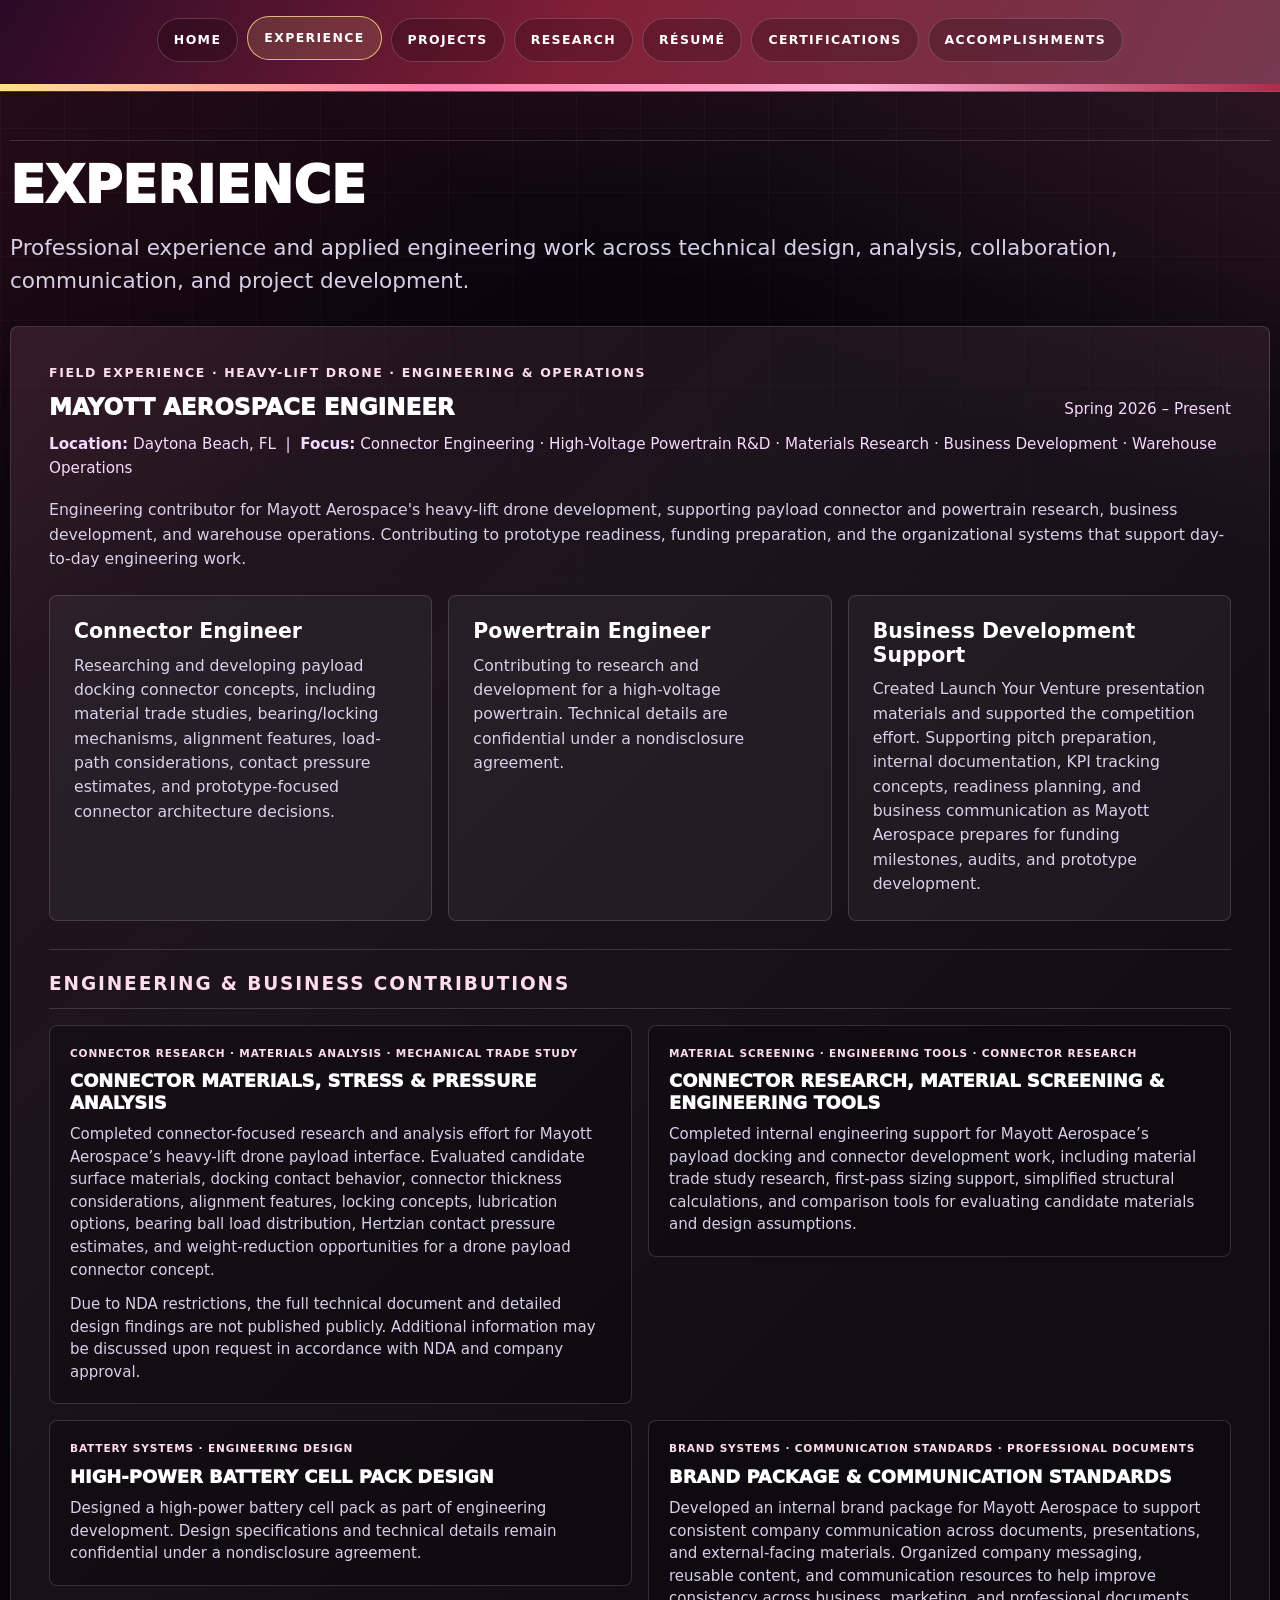
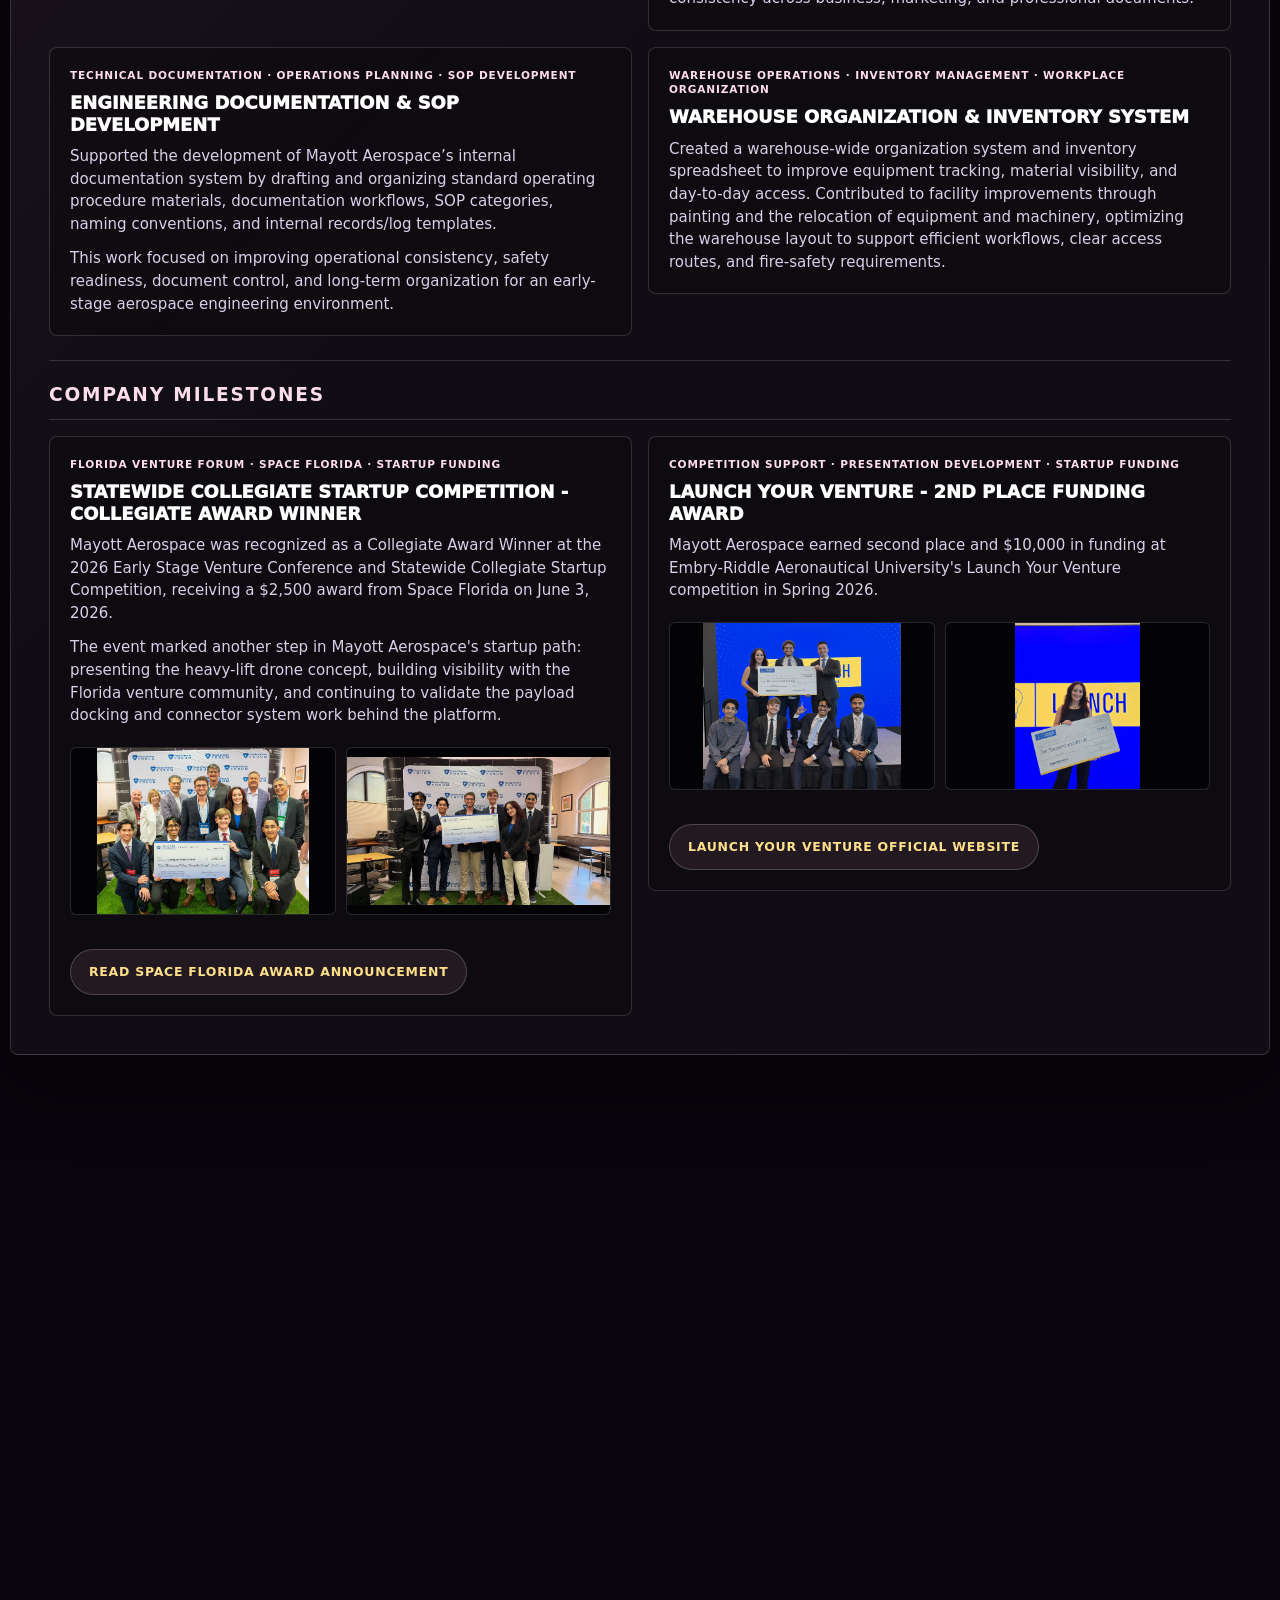
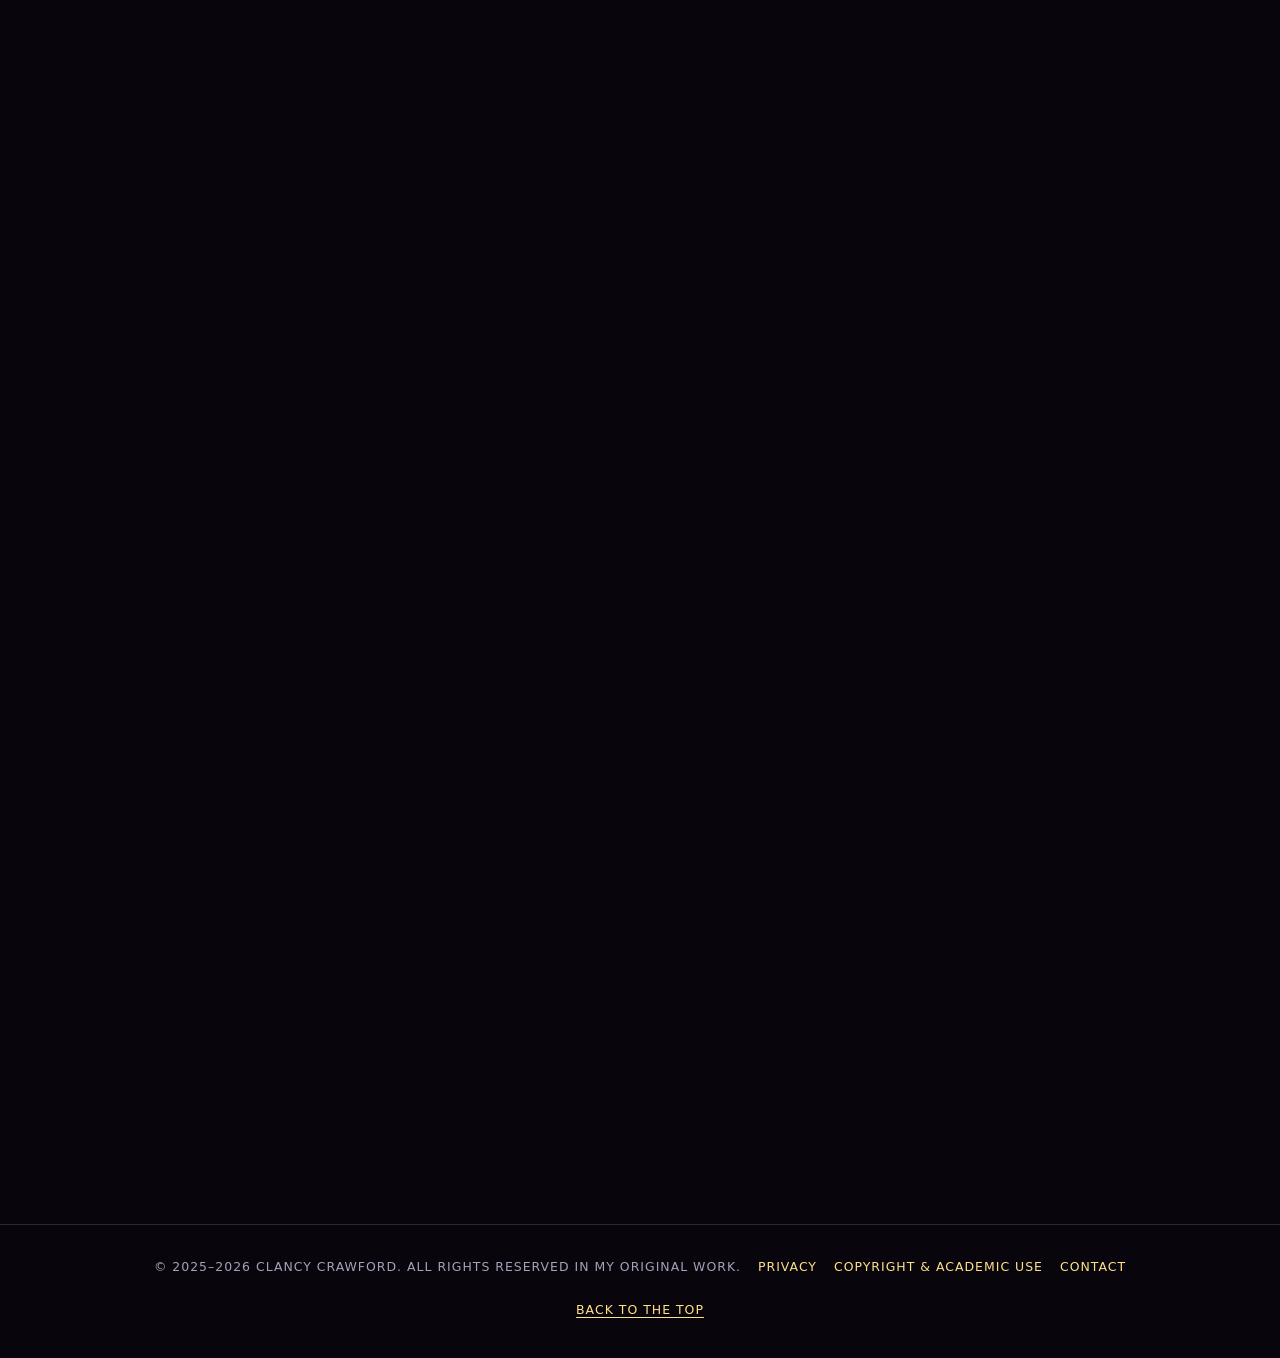
<file: experience.html>
<!DOCTYPE html>
<html lang="en">

<head>
  <meta charset="UTF-8">
  <title>Experience | Clancy Crawford</title>
  <meta name="viewport" content="width=device-width, initial-scale=1.0">
  <link rel="stylesheet" href="style.css">
  <script src="site.js" defer></script>
</head>

<body class="experience-page">

  <header id="top" tabindex="-1" class="page-header">
    <!-- NAVIGATION -->
    <nav>
      <a href="index.html">Home</a>
      <a class="active" href="experience.html">Experience</a>
      <a href="projects.html">Projects</a>
      <a href="research.html">Research</a>
      <a href="resume.html">Résumé</a>
      <a href="certifications.html">Certifications</a>
      <a href="awards.html">Accomplishments</a>
    </nav>
  </header>

  <main>

    <!-- EXPERIENCE -->
    <section id="experience" class="reveal">
      <h2>Experience</h2>

      <p>
        Professional experience and applied engineering work across technical design,
        analysis, collaboration, communication, and project development.
      </p>

      <div class="experience-role-card reveal">
        <div class="experience-kicker">Field Experience · Heavy-Lift Drone · Engineering &amp; Operations</div>

        <div class="experience-title-row">
          <h3 class="experience-title">Mayott Aerospace Engineer</h3>
          <div class="experience-date">Spring 2026 – Present</div>
        </div>

        <p class="experience-detail">
          <strong>Location:</strong> Daytona Beach, FL &nbsp;|&nbsp;
          <strong>Focus:</strong> Connector Engineering · High-Voltage Powertrain R&amp;D · Materials Research ·
          Business Development · Warehouse Operations
        </p>

        <p class="experience-desc">
          Engineering contributor for Mayott Aerospace's heavy-lift drone development, supporting payload connector
          and powertrain research, business development, and warehouse operations. Contributing to prototype readiness,
          funding preparation, and the organizational systems that support day-to-day engineering work.
        </p>

        <div class="experience-teams">
          <div class="experience-team-card">
            <h3>Connector Engineer</h3>
            <p>
              Researching and developing payload docking connector concepts, including material trade studies,
              bearing/locking mechanisms, alignment features, load-path considerations, contact pressure estimates,
              and prototype-focused connector architecture decisions.
            </p>
          </div>

          <div class="experience-team-card">
            <h3>Powertrain Engineer</h3>
            <p>
              Contributing to research and development for a high-voltage powertrain.
              Technical details are confidential under a nondisclosure agreement.
            </p>
          </div>

          <div class="experience-team-card">
            <h3>Business Development Support</h3>
            <p>
              Created Launch Your Venture presentation materials and supported the competition effort.
              Supporting pitch preparation, internal documentation, KPI tracking concepts,
              readiness planning, and business communication as Mayott Aerospace prepares for funding milestones,
              audits, and prototype development.
            </p>
          </div>
        </div>

        <div class="contributions-section">
          <h4 class="milestones-heading">Engineering &amp; Business Contributions</h4>
          <div class="milestone-grid contributions-grid">
            <div id="mayott-connector-analysis" class="milestones-card">
              <div class="milestones-content">
                <div class="milestones-label">Connector Research · Materials Analysis · Mechanical Trade Study</div>
                <h5 class="milestones-title">Connector Materials, Stress &amp; Pressure Analysis</h5>

                <p class="milestones-desc">
                  Completed connector-focused research and analysis effort for Mayott Aerospace’s heavy-lift drone payload
                  interface.
                  Evaluated candidate surface materials, docking contact behavior, connector thickness considerations,
                  alignment features, locking concepts, lubrication options, bearing ball load distribution, Hertzian
                  contact pressure estimates, and weight-reduction opportunities for a drone payload connector concept.
                </p>

                <p class="milestones-desc">
                  Due to NDA restrictions, the full technical document and detailed design findings are not published
                  publicly.
                  Additional information may be discussed upon request in accordance with NDA and company approval.
                </p>
              </div>
            </div>

            <div id="mayott-connector-tools" class="milestones-card">
              <div class="milestones-content">
                <div class="milestones-label">Material Screening · Engineering Tools · Connector Research</div>
                <h5 class="milestones-title">Connector Research, Material Screening &amp; Engineering Tools</h5>

                <p class="milestones-desc">
                  Completed internal engineering support for Mayott Aerospace’s payload docking and connector development
                  work, including material trade study research, first-pass sizing support, simplified structural
                  calculations, and comparison tools for evaluating candidate materials and design assumptions.
                </p>
              </div>
            </div>

            <div id="mayott-battery-pack" class="milestones-card">
              <div class="milestones-content">
                <div class="milestones-label">Battery Systems · Engineering Design</div>
                <h5 class="milestones-title">High-Power Battery Cell Pack Design</h5>
                <p class="milestones-desc">
                  Designed a high-power battery cell pack as part of engineering development.
                  Design specifications and technical details remain confidential under a nondisclosure agreement.
                </p>
              </div>
            </div>

            <div id="mayott-brand-package" class="milestones-card">
              <div class="milestones-content">
                <div class="milestones-label">Brand Systems · Communication Standards · Professional Documents</div>
                <h5 class="milestones-title">Brand Package &amp; Communication Standards</h5>
                <p class="milestones-desc">
                  Developed an internal brand package for Mayott Aerospace to support consistent company communication
                  across documents, presentations, and external-facing materials. Organized company messaging, reusable
                  content, and communication resources to help improve consistency across business, marketing, and
                  professional documents.
                </p>
              </div>
            </div>

            <div id="mayott-documentation-sops" class="milestones-card">
              <div class="milestones-content">
                <div class="milestones-label">Technical Documentation · Operations Planning · SOP Development</div>
                <h5 class="milestones-title">Engineering Documentation &amp; SOP Development</h5>

                <p class="milestones-desc">
                  Supported the development of Mayott Aerospace’s internal documentation system by drafting and organizing
                  standard operating procedure materials, documentation workflows, SOP categories, naming conventions, and
                  internal records/log templates.
                </p>

                <p class="milestones-desc">
                  This work focused on improving operational consistency, safety readiness, document control, and long-term
                  organization for an early-stage aerospace engineering environment.
                </p>
              </div>
            </div>

            <div id="mayott-warehouse-operations" class="milestones-card">
              <div class="milestones-content">
                <div class="milestones-label">Warehouse Operations · Inventory Management · Workplace Organization</div>
                <h5 class="milestones-title">Warehouse Organization &amp; Inventory System</h5>
                <p class="milestones-desc">
                  Created a warehouse-wide organization system and inventory spreadsheet to improve equipment tracking,
                  material visibility, and day-to-day access. Contributed to facility improvements through painting and
                  the relocation of equipment and machinery, optimizing the warehouse layout to support efficient
                  workflows, clear access routes, and fire-safety requirements.
                </p>
              </div>
            </div>
          </div>
        </div>

        <div class="milestones-section">
          <h4 class="milestones-heading">Company Milestones</h4>

          <div class="milestone-grid">
            <div id="mayott-fvf-2026" class="milestones-card">
              <div class="milestones-content">
                <div class="milestones-label">Florida Venture Forum · Space Florida · Startup Funding</div>
                <h5 class="milestones-title">Statewide Collegiate Startup Competition - Collegiate Award Winner</h5>
                <p class="milestones-desc">
                  Mayott Aerospace was recognized as a Collegiate Award Winner at the 2026 Early Stage
                  Venture Conference and Statewide Collegiate Startup Competition, receiving a $2,500
                  award from Space Florida on June 3, 2026.
                </p>
                <p class="milestones-desc">
                  The event marked another step in Mayott Aerospace's startup path: presenting the heavy-lift
                  drone concept, building visibility with the Florida venture community, and continuing to
                  validate the payload docking and connector system work behind the platform.
                </p>
              </div>

              <div class="milestones-media milestone-gallery">
                  <a href="Projects/Best_Images/Mayott_Aero/FVF_26/florida-venture-forum-award-group.jpg" target="_blank" rel="noopener">
                    <img src="Projects/Best_Images/Mayott_Aero/FVF_26/florida-venture-forum-award-group.jpg"
                      alt="Mayott Aerospace with Florida Venture Forum collegiate award winner check" loading="lazy">
                  </a>
                  <a href="Projects/Best_Images/Mayott_Aero/FVF_26/florida-venture-forum-mayott-team.jpg" target="_blank" rel="noopener">
                    <img src="Projects/Best_Images/Mayott_Aero/FVF_26/florida-venture-forum-mayott-team.jpg"
                      alt="Mayott Aerospace team at Florida Venture Forum with award check" loading="lazy">
                  </a>
              </div>
              <div class="milestones-links">
                <a href="https://www.spaceflorida.gov/news/florida-venture-forum-and-space-florida-announce-winners-of-150-000-in-2026-early-stage-venture-conference-investment" target="_blank" rel="noopener">Read Space Florida Award Announcement</a>
              </div>
            </div>

            <div id="mayott-lyv-2026" class="milestones-card">
              <div class="milestones-content">
                <div class="milestones-label">Competition Support · Presentation Development · Startup Funding</div>
                <h5 class="milestones-title">Launch Your Venture - 2nd Place Funding Award</h5>
                <p class="milestones-desc">
                  Mayott Aerospace earned second place and $10,000 in funding at Embry-Riddle Aeronautical
                  University's Launch Your Venture competition in Spring 2026.
                </p>
              </div>

              <div class="milestones-media milestone-gallery">
                  <a href="Projects/Best_Images/Mayott_Aero/LYV_26/IMG_9220.JPEG" target="_blank" rel="noopener">
                    <img src="Projects/Best_Images/Mayott_Aero/LYV_26/IMG_9220.JPEG"
                      alt="Mayott Aerospace Launch Your Venture team" loading="lazy">
                  </a>
                  <a href="Projects/Best_Images/Mayott_Aero/LYV_26/20260403_175619.jpg" target="_blank" rel="noopener">
                    <img src="Projects/Best_Images/Mayott_Aero/LYV_26/20260403_175619.jpg"
                      alt="Mayott Aerospace Launch Your Venture award" loading="lazy">
                  </a>
              </div>

              <div class="milestones-links">
                <a href="https://erau.edu/launchyourventure" target="_blank" rel="noopener">
                  Launch Your Venture Official Website
                </a>
              </div>
            </div>

          </div>
        </div>
      </div>

      <div class="additional-experience-section reveal">
        <h3 class="section-subheading">Additional Work Experience</h3>
        <p class="section-support">
          Experience in customer service, operations, education, administration, leadership, and community engagement.
        </p>

        <div class="additional-experience-grid">
          <article class="work-card">
            <div class="work-card-kicker">Delivery · Customer Service</div>
            <div class="work-card-title-row">
              <h4>DoorDash - Delivery Driver</h4>
              <span>Aug 2024 - May 2026</span>
            </div>
            <p class="work-card-location">Daytona Beach, FL</p>
            <ul>
              <li>Coordinated order pickups and deliveries while managing routes and delivery instructions.</li>
              <li>Communicated with customers and restaurant staff to support accurate, timely service.</li>
            </ul>
          </article>

          <article class="work-card">
            <div class="work-card-kicker">Pet Care · Client Service</div>
            <div class="work-card-title-row">
              <h4>Rover - Pet Care Provider</h4>
              <span>Aug 2024 - May 2026</span>
            </div>
            <p class="work-card-location">Daytona Beach, FL</p>
            <ul>
              <li>Provided dog walking and drop-in pet care, following each client's routines and care instructions.</li>
              <li>Sent visit notes and photo updates to keep clients informed about their pets' care.</li>
            </ul>
            <div class="evidence-links">
              <a href="https://www.rover.com/members/clancy-c-expierened-trustworthy-dependable/" target="_blank" rel="noopener">View Client Reviews on Rover</a>
            </div>
          </article>

          <article class="work-card">
            <div class="work-card-kicker">Food Service · Customer Service</div>
            <div class="work-card-title-row">
              <h4>Pancheros - Crew Member</h4>
              <span>Feb 2024 - May 2024</span>
            </div>
            <p class="work-card-location">Quincy, IL</p>
            <ul>
              <li>Prepared and assembled fresh food orders while maintaining consistency with company standards.</li>
              <li>Assisted customers with orders, questions, and concerns in a fast-paced environment.</li>
              <li>Maintained clean workstations and followed food safety and health protocols.</li>
            </ul>
          </article>

          <article class="work-card">
            <div class="work-card-kicker">Retail · Transactions</div>
            <div class="work-card-title-row">
              <h4>Niemann Foods, Inc. - Cashier</h4>
              <span>Jan 2023 - May 2023</span>
            </div>
            <p class="work-card-location">Quincy, IL</p>
            <ul>
              <li>Worked as a flexible weekday closing cashier and prepared systems for the next shift.</li>
              <li>Handled payment processing while helping customers resolve diverse issues.</li>
              <li>Developed patience, adaptability, and professional customer service skills.</li>
            </ul>
          </article>

          <article class="work-card">
            <div class="work-card-kicker">Youth Sports · Instruction</div>
            <div class="work-card-title-row">
              <h4>Quincy Kroc Center - Youth Sports Instructor</h4>
              <span>Nov 2022 - May 2023</span>
            </div>
            <p class="work-card-location">Quincy, IL</p>
            <ul>
              <li>Set up gymnasium spaces safely and efficiently for youth volleyball instruction.</li>
              <li>Served as a liaison between players, instructors, spectators, and program staff.</li>
              <li>Taught volleyball fundamentals to help young athletes build skill and interest in the sport.</li>
            </ul>
          </article>

          <article class="work-card">
            <div class="work-card-kicker">Administrative Support · Education</div>
            <div class="work-card-title-row">
              <h4>John Wood Community College - TRIO Academic Talent Search Office Assistant</h4>
              <span>Aug 2022 - May 2024</span>
            </div>
            <p class="work-card-location">Quincy, IL</p>
            <ul>
              <li>Collaborated with colleagues to provide flexible and proficient office support.</li>
              <li>Filed documents, made copies, stuffed envelopes, and managed materials for administrative workflows.</li>
              <li>Supported streamlined office productivity through organized document handling.</li>
            </ul>
          </article>

          <article class="work-card">
            <div class="work-card-kicker">Inventory · Receiving</div>
            <div class="work-card-title-row">
              <h4>MBS - Direct Receiving Specialist</h4>
              <span>Jun 2021 - Dec 2025</span>
            </div>
            <p class="work-card-location">Columbia, MO · Seasonal Temporary Position</p>
            <ul>
              <li>Used MBS system software to maintain shipment records, supply totals, and inventory data.</li>
              <li>Inspected shipment contents and verified accuracy against invoices and manifests.</li>
              <li>Collaborated with coworkers to solve product, inventory, and receiving issues.</li>
            </ul>
          </article>

          <article class="work-card">
            <div class="work-card-kicker">Education · Classroom Support</div>
            <div class="work-card-title-row">
              <h4>Hallsville R-4 School District - Cadet Teacher</h4>
              <span>Aug 2021 - Dec 2022</span>
            </div>
            <p class="work-card-location">Hallsville, MO</p>
            <ul>
              <li>Built positive relationships with second-grade students and teachers during classroom support.</li>
              <li>Used behavior management skills to support a productive learning environment.</li>
              <li>Enhanced lessons with smartboard technology, iPads, and computers.</li>
            </ul>
          </article>

          <article class="work-card">
            <div class="work-card-kicker">Childcare · Safety</div>
            <div class="work-card-title-row">
              <h4>Mr. and Mrs. Francis - Babysitter</h4>
              <span>Feb 2020 - July 2022</span>
            </div>
            <p class="work-card-location">Hallsville, MO</p>
            <ul>
              <li>Provided childcare for two children ages 5 to 11.</li>
              <li>Monitored children's safety and communicated with parents about daily activities and behaviors.</li>
              <li>Enforced rules to teach good manners and maintain a safe environment.</li>
            </ul>
          </article>

          <article class="work-card">
            <div class="work-card-kicker">Childcare · Safety</div>
            <div class="work-card-title-row">
              <h4>Mr. and Mrs. Harrison - Babysitter</h4>
              <span>Jan 2020 - July 2022</span>
            </div>
            <p class="work-card-location">Hallsville, MO</p>
            <ul>
              <li>Provided childcare for three children ages 2 to 13.</li>
              <li>Monitored children's safety and well-being to prevent accidents and falls.</li>
              <li>Enforced rules to teach good manners and maintain a safe environment.</li>
            </ul>
          </article>

          <article class="work-card">
            <div class="work-card-kicker">Community Service · Events</div>
            <div class="work-card-title-row">
              <h4>Hallsville Go-Getters - Volunteer</h4>
              <span>Jun 2014 - July 2022</span>
            </div>
            <p class="work-card-location">Hallsville, MO</p>
            <ul>
              <li>Maintained communication with nonprofit agencies, schools, and social service groups.</li>
              <li>Raised funds and used knowledge of community resources to support local needs.</li>
              <li>Helped with preparation, setup, and breakdown for community and public events.</li>
            </ul>
          </article>
        </div>
      </div>
    </section>

</main>

  <footer>
    &copy; 2025&ndash;2026 Clancy Crawford. All rights reserved in my original work.
    <a href="privacy.html">Privacy</a>
    <a href="terms.html">Copyright &amp; Academic Use</a>
    <a href="mailto:ckcrawford963@gmail.com">Contact</a>
    <a class="back-to-top" href="#top">Back to the Top</a>
  </footer>

  <!-- Cloudflare Web Analytics -->
  <script type="module" src="https://static.cloudflareinsights.com/beacon.min.js" data-cf-beacon='{"token": "c2c567655cc84a4aa548393a1a78a606"}'></script>
  <!-- End Cloudflare Web Analytics -->
</body>

</html>
</file>
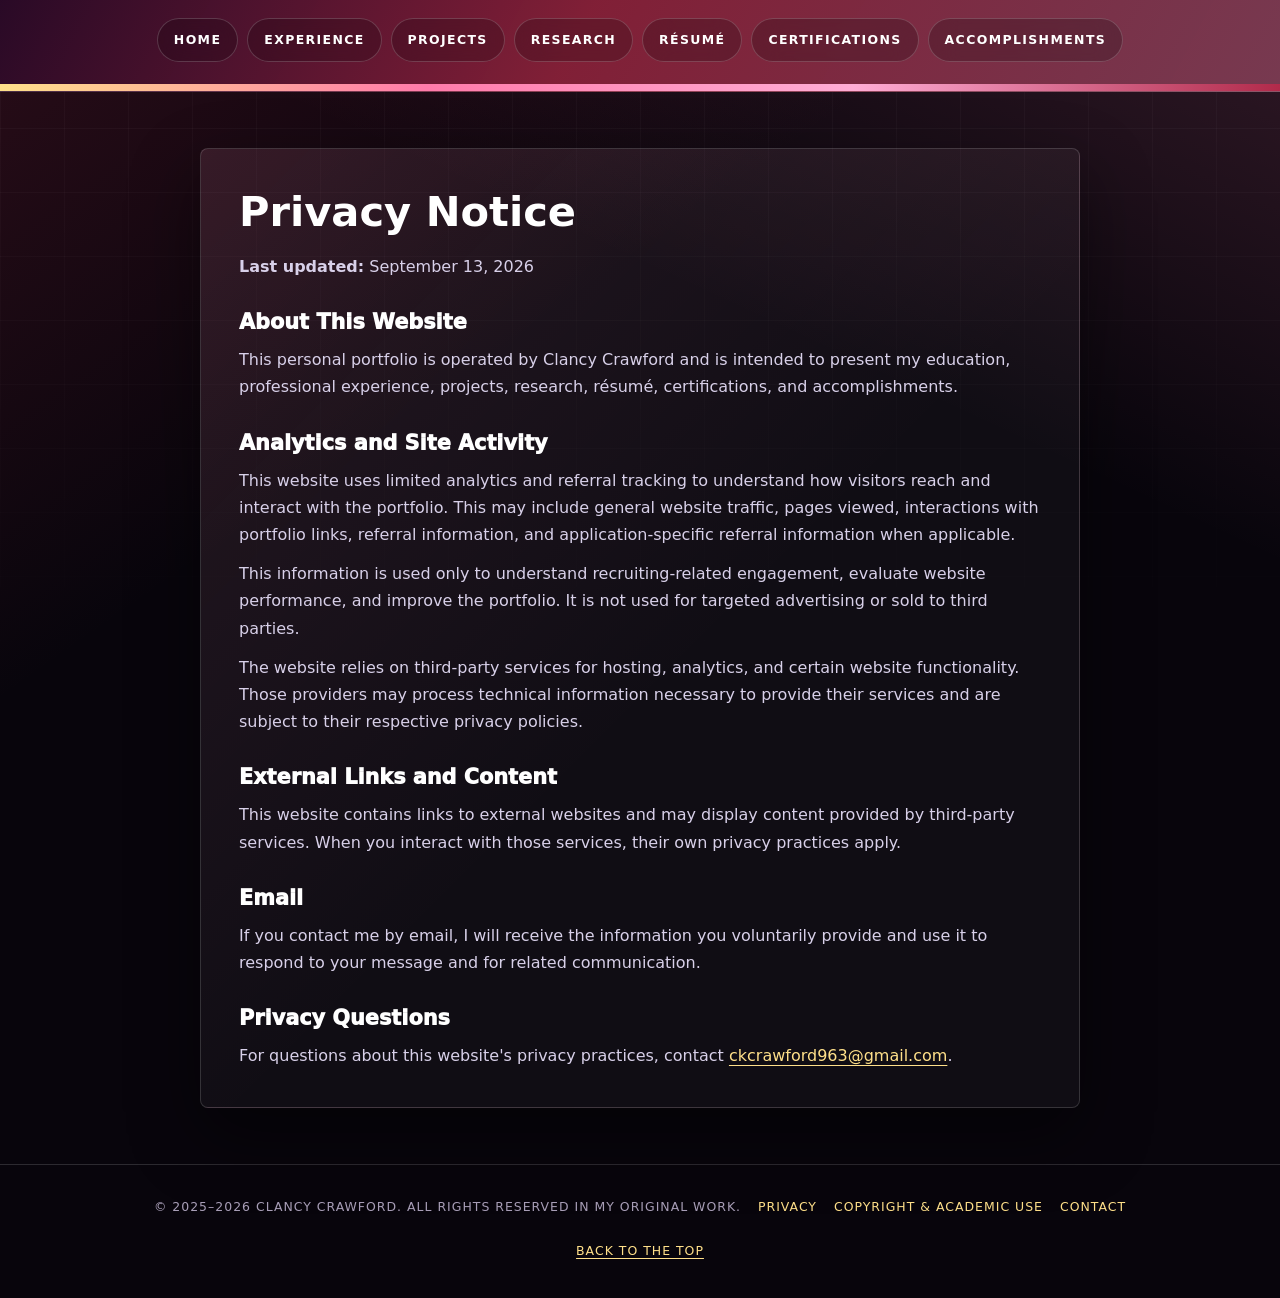
<file: privacy.html>
<!DOCTYPE html>
<html lang="en">

<head>
  <meta charset="UTF-8">
  <title>Privacy | Clancy Crawford</title>
  <meta name="viewport" content="width=device-width, initial-scale=1.0">
  <link rel="stylesheet" href="style.css">
  <script src="site.js" defer></script>
</head>

<body class="legal-page">

  <header id="top" tabindex="-1" class="page-header">
    <nav>
      <a href="index.html">Home</a>
      <a href="experience.html">Experience</a>
      <a href="projects.html">Projects</a>
      <a href="research.html">Research</a>
      <a href="resume.html">Résumé</a>
      <a href="certifications.html">Certifications</a>
      <a href="awards.html">Accomplishments</a>
    </nav>
  </header>

  <main>
    <section aria-labelledby="privacy-heading">
      <div class="research-block">
        <h1 id="privacy-heading">Privacy Notice</h1>
        <p><strong>Last updated:</strong> September 13, 2026</p>

        <h2>About This Website</h2>
        <p>
          This personal portfolio is operated by Clancy Crawford and is intended to present my
          education, professional experience, projects, research, résumé, certifications, and accomplishments.
        </p>

        <h2>Analytics and Site Activity</h2>
        <p>
          This website uses limited analytics and referral tracking to understand how visitors reach
          and interact with the portfolio. This may include general website traffic, pages viewed,
          interactions with portfolio links, referral information, and application-specific referral
          information when applicable.
        </p>
        <p>
          This information is used only to understand recruiting-related engagement, evaluate website
          performance, and improve the portfolio. It is not used for targeted advertising or sold to third parties.
        </p>
        <p>
          The website relies on third-party services for hosting, analytics, and certain website
          functionality. Those providers may process technical information necessary to provide their
          services and are subject to their respective privacy policies.
        </p>

        <h2>External Links and Content</h2>
        <p>
          This website contains links to external websites and may display content provided by
          third-party services. When you interact with those services, their own privacy practices apply.
        </p>

        <h2>Email</h2>
        <p>
          If you contact me by email, I will receive the information you voluntarily provide and use
          it to respond to your message and for related communication.
        </p>

        <h2>Privacy Questions</h2>
        <p>
          For questions about this website's privacy practices, contact
          <a href="mailto:ckcrawford963@gmail.com">ckcrawford963@gmail.com</a>.
        </p>
      </div>
    </section>
  </main>

  <footer>
    &copy; 2025&ndash;2026 Clancy Crawford. All rights reserved in my original work.
    <a href="privacy.html" aria-current="page">Privacy</a>
    <a href="terms.html">Copyright &amp; Academic Use</a>
    <a href="mailto:ckcrawford963@gmail.com">Contact</a>
    <a class="back-to-top" href="#top">Back to the Top</a>
  </footer>

  <!-- Cloudflare Web Analytics -->
  <script type="module" src="https://static.cloudflareinsights.com/beacon.min.js" data-cf-beacon='{"token": "c2c567655cc84a4aa548393a1a78a606"}'></script>
  <!-- End Cloudflare Web Analytics -->
</body>

</html>
</file>
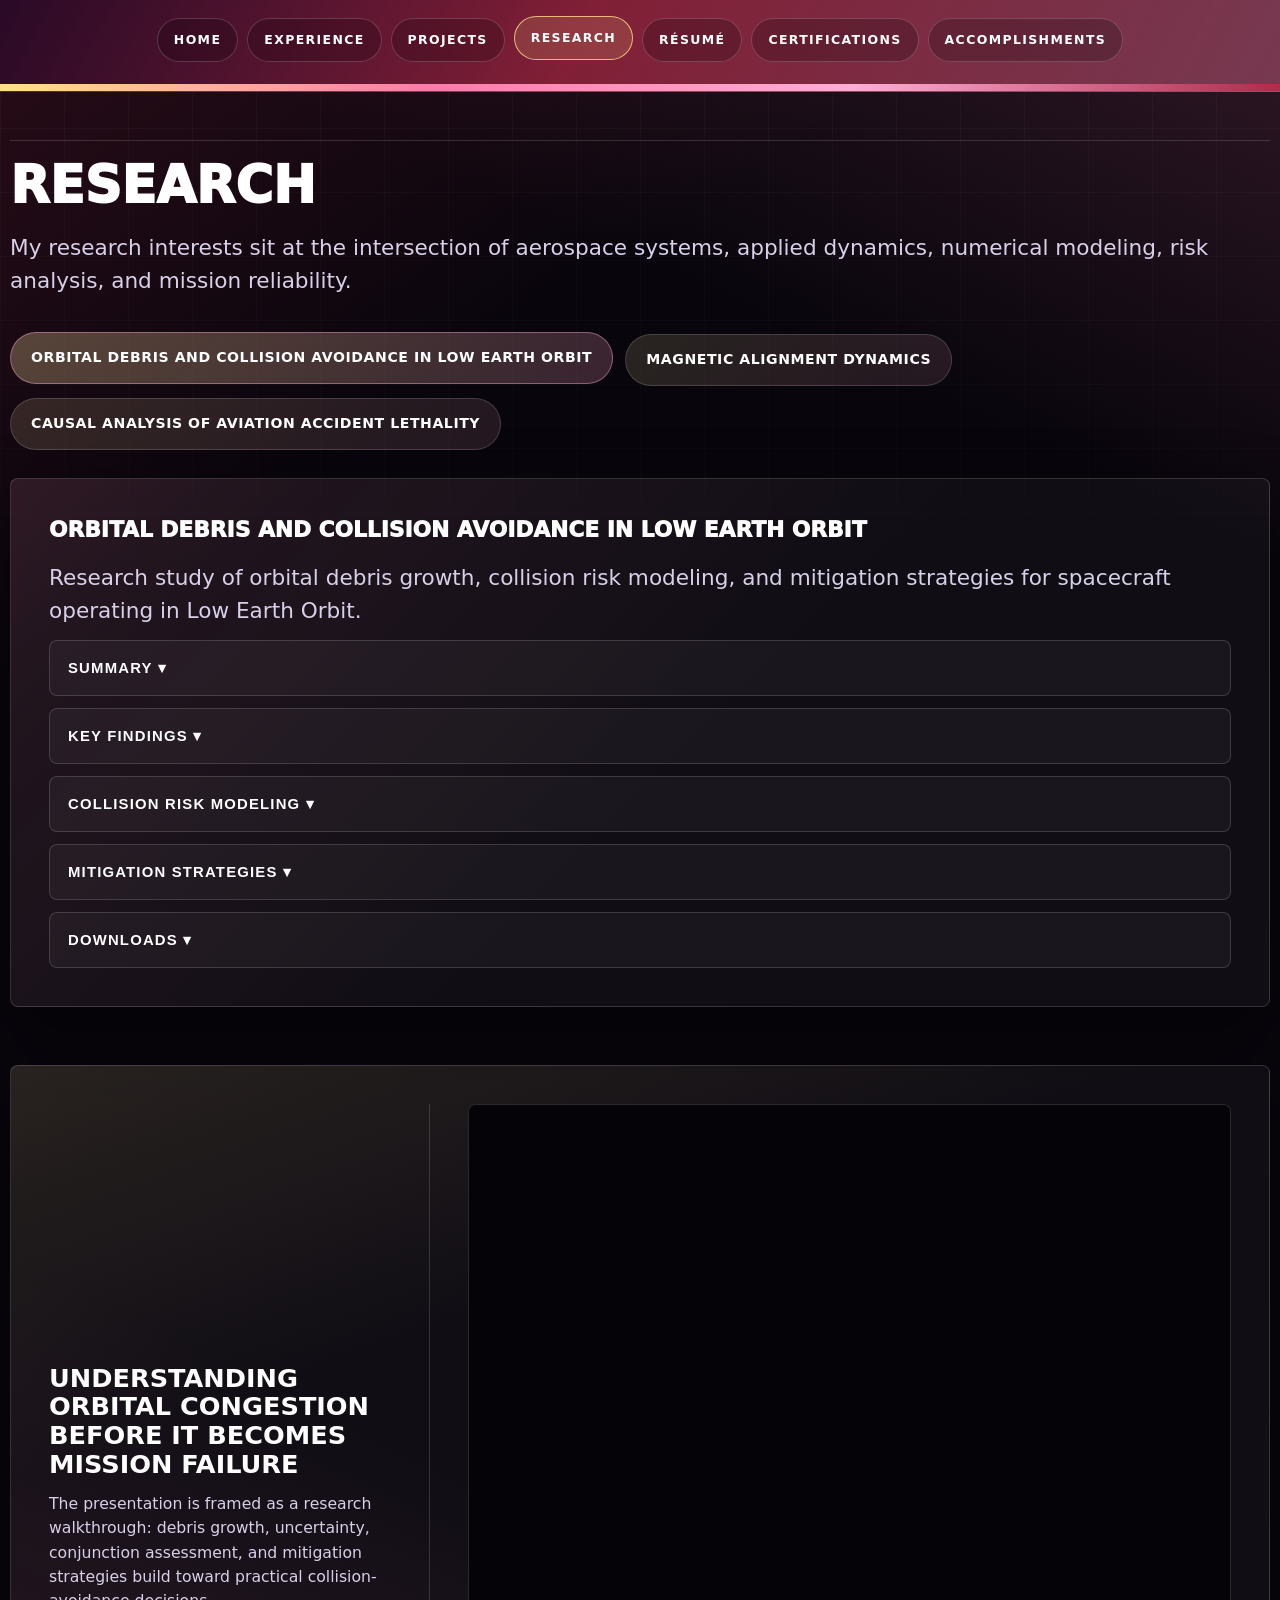
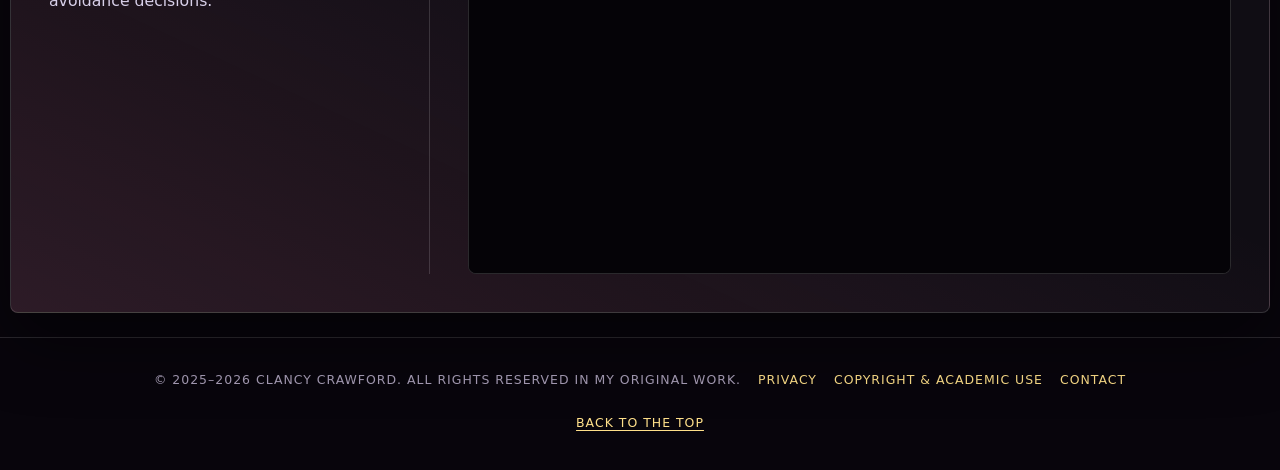
<file: research.html>
<!DOCTYPE html>
<html lang="en">

<head>
  <meta charset="UTF-8">
  <title>Research | Clancy Crawford</title>
  <meta name="viewport" content="width=device-width, initial-scale=1.0">
  <link rel="stylesheet" href="style.css">
  <script src="site.js" defer></script>
</head>

<body class="research-page">

  <header id="top" tabindex="-1" class="page-header">
    <!-- NAVIGATION -->
    <nav>
      <a href="index.html">Home</a>
      <a href="experience.html">Experience</a>
      <a href="projects.html">Projects</a>
      <a class="active" href="research.html">Research</a>
      <a href="resume.html">R&eacute;sum&eacute;</a>
      <a href="certifications.html">Certifications</a>
      <a href="awards.html">Accomplishments</a>
    </nav>
  </header>

  <main>

    <!-- Research -->
    <section id="research" class="reveal">
      <h2>Research</h2>

      <p>
        My research interests sit at the intersection of aerospace systems, applied dynamics, numerical
        modeling, risk analysis, and mission reliability.
      </p>

      <div class="research-work-picker" aria-label="Research topics">
        <button class="research-work-button active" type="button" data-research-target="orbital">
          Orbital Debris and Collision Avoidance in Low Earth Orbit
        </button>
        <button class="research-work-button" type="button" data-research-target="magnetic">
          Magnetic Alignment Dynamics
        </button>
        <button class="research-work-button" type="button" data-research-target="aviation">
          Causal Analysis of Aviation Accident Lethality
        </button>
      </div>

      <div class="research-panel active" data-research-panel="orbital">
        <div class="research-block">
          <h2>Orbital Debris and Collision Avoidance in Low Earth Orbit</h2>

          <p>
            Research study of orbital debris growth, collision risk modeling, and mitigation strategies
            for spacecraft operating in Low Earth Orbit.
          </p>

          <!-- COLLAPSIBLE RESEARCH BLOCK -->

          <!-- Summary -->
          <button class="research-toggle" onclick="toggleResearch(this)">Summary &#9662;</button>
          <div class="research-content">
            <p>
              Conducted a comprehensive study on orbital debris growth, tracking limitations,
              collision risk modeling, and debris mitigation strategies for spacecraft operating
              in Low Earth Orbit (LEO). Integrated NASA's DRAMA tool, SSA processes, conjunction
              assessment frameworks, and emerging technologies in autonomous avoidance.
            </p>
          </div>

          <!-- Key Findings -->
          <button class="research-toggle" onclick="toggleResearch(this)">Key Findings &#9662;</button>
          <div class="research-content">
            <ul>
              <li>LEO debris population is increasing exponentially due to fragmentation events and mega-constellations.
              </li>
              <li>Collision risk grows significantly when spacecraft uncertainties overlap ("probability of collision"
                model).</li>
              <li>Maneuver planning becomes fuel-limited and time-sensitive when conjunction windows are short.</li>
              <li>Ground-based laser photon pressure can produce measurable delta-v (~1 cm/s) for debris displacement.
              </li>
            </ul>
          </div>

          <!-- Collision Risk Modeling -->
          <button class="research-toggle" onclick="toggleResearch(this)">Collision Risk Modeling &#9662;</button>
          <div class="research-content">
            <ul>
              <li>Used NASA's DRAMA framework to analyze conjunction frequency, atmospheric drag effects, and reentry
                survivability models.</li>
              <li>Evaluated covariance-based probability of collision (Pc) using position and velocity uncertainties.</li>
              <li>Compared threshold Pc values used by NASA and ESA for deciding automatic vs. manual avoidance
                maneuvers.</li>
              <li>Analyzed conjunction tables showing severity categories based on kinetic energy and breakup potential.
              </li>
            </ul>
          </div>

          <!-- Mitigation Methods -->
          <button class="research-toggle" onclick="toggleResearch(this)">Mitigation Strategies &#9662;</button>
          <div class="research-content">
            <ul>
              <li>Case-by-case maneuver planning using delta-v optimization and timeline constraints.</li>
              <li>Autonomous avoidance using linear programming for fast, low-fuel trajectory adjustments.</li>
              <li>Laser photon-pressure displacement for pushing small debris off collision paths.</li>
              <li>ESA debris mitigation practices: passivation, 25-year deorbit rule, fragmentation control.</li>
            </ul>
          </div>

          <!-- Downloads -->
          <button class="research-toggle" onclick="toggleResearch(this)">Downloads &#9662;</button>
          <div class="research-content">
            <div class="research-downloads">
              <a
                href="Research/Orbital%20Debris%20and%20Collision%20Avoidance%20in%20Low%20Earth%20Orbit/ClancyCrawford_HW3_LaTeX.pdf"
                target="_blank" rel="noopener">Research Report</a>
              <a
                href="Research/Orbital%20Debris%20and%20Collision%20Avoidance%20in%20Low%20Earth%20Orbit/ClancyCrawford_Assignment%203.pptx"
                target="_blank" rel="noopener">Research PowerPoint</a>
            </div>
          </div>
        </div>

        <div class="research-story">
          <div class="research-story-frame">
            <div class="research-story-copy">
              <h4>Understanding orbital congestion before it becomes mission failure</h4>
              <p>
                The presentation is framed as a research walkthrough: debris growth, uncertainty, conjunction
                assessment, and mitigation strategies build toward practical collision-avoidance decisions.
              </p>
            </div>
            <div class="research-story-media">
              <iframe title="Orbital debris research presentation"
                src="https://view.officeapps.live.com/op/embed.aspx?src=https%3A%2F%2Fclancy-crawford.github.io%2FResearch%2FOrbital%2520Debris%2520and%2520Collision%2520Avoidance%2520in%2520Low%2520Earth%2520Orbit%2FClancyCrawford_Assignment%25203.pptx">
              </iframe>
            </div>
          </div>
        </div>
      </div>

      <div class="research-panel" data-research-panel="magnetic">
        <div class="research-block">
          <h2>Magnetic Alignment Dynamics</h2>

          <p>
            Technical report on magnetic alignment dynamics for a drone payload docking system, developed as
            a numerical modeling study of connector alignment during payload capture.
          </p>

          <!-- Summary -->
          <button class="research-toggle" onclick="toggleResearch(this)">Summary &#9662;</button>
          <div class="research-content">
            <p>
              Modeled a two-axis magnetic docking connector for a heavy-lift payload drone using nonlinear
              rotational differential equations. The study represents pitch and yaw alignment through a
              ball-joint-style connector model, where magnetic restoring torque pulls the connector toward
              alignment and damping reduces oscillation during docking.
            </p>
          </div>

          <!-- Modeling Approach -->
          <button class="research-toggle" onclick="toggleResearch(this)">Modeling Approach &#9662;</button>
          <div class="research-content">
            <ul>
              <li>Developed a two-axis rotational dynamics model for payload connector alignment.</li>
              <li>Represented magnetic restoring torque as the primary alignment mechanism.</li>
              <li>Included damping to evaluate settling behavior and reduce overshoot during docking.</li>
              <li>Used MATLAB-based ODE simulation to study connector response over time.</li>
            </ul>
          </div>

          <!-- Key Findings -->
          <button class="research-toggle" onclick="toggleResearch(this)">Key Findings &#9662;</button>
          <div class="research-content">
            <ul>
              <li>Magnetic restoring torque can drive passive connector self-alignment in pitch and yaw.</li>
              <li>Damping is important for reducing oscillatory motion before final payload capture.</li>
              <li>The simplified dynamics model provides a foundation for future connector geometry and control
                studies.</li>
            </ul>
          </div>

          <!-- Downloads -->
          <button class="research-toggle" onclick="toggleResearch(this)">Downloads &#9662;</button>
          <div class="research-content">
            <div class="research-downloads">
              <a href="Projects/MA442/MA442_Project_ClancyCrawford.pdf" target="_blank" rel="noopener">
                Magnetic Alignment Dynamics for Drone Payload Docking Report
              </a>
            </div>
          </div>
        </div>

        <div class="research-story">
          <div class="research-story-frame">
            <div class="research-story-copy">
              <h4>Connector alignment as a dynamics problem</h4>
              <p>
                The report presents the payload docking connector as a two-axis rotational system, using
                magnetic restoring torque and damping to study passive alignment behavior during capture.
              </p>
            </div>
            <div class="research-story-media">
              <iframe title="Magnetic alignment dynamics report" src="Projects/MA442/MA442_Project_ClancyCrawford.pdf"></iframe>
            </div>
          </div>
        </div>
      </div>

      <div class="research-panel" data-research-panel="aviation">
        <div class="research-block">
          <h2>Causal Analysis of Aviation Accident Lethality</h2>

          <p>
            Research project applying causal discovery and statistical modeling to historical fatal aviation accident
            data in order to study factors associated with high-lethality outcomes.
          </p>

          <!-- Summary -->
          <button class="research-toggle" onclick="toggleResearch(this)">Summary &#9662;</button>
          <div class="research-content">
            <p>
              Analyzed 5,268 fatal aviation accidents from 1908-2009 to identify contributing factors associated with
              high-lethality outcomes. Converted unstructured crash summaries into structured cause categories using
              keyword classification, then applied causal discovery techniques to move beyond correlation-based safety
              analysis.
            </p>
          </div>

          <!-- Modeling Approach -->
          <button class="research-toggle" onclick="toggleResearch(this)">Modeling Approach &#9662;</button>
          <div class="research-content">
            <ul>
              <li>Used Python to structure accident records and classify narrative summaries into cause categories.</li>
              <li>Applied FCI causal discovery with chi-square conditional independence testing.</li>
              <li>Used domain-informed constraints to make the causal graph more realistic for aviation safety analysis.</li>
              <li>Estimated causal effects using regression-based modeling after the graph discovery stage.</li>
            </ul>
          </div>

          <!-- Key Findings -->
          <button class="research-toggle" onclick="toggleResearch(this)">Key Findings &#9662;</button>
          <div class="research-content">
            <ul>
              <li>Evaluated how factors such as CFIT, weather, military operation status, fuel issues, and mechanical
                failure influenced accident severity.</li>
              <li>Used causal graph structure to separate likely directional relationships from simple correlations.</li>
              <li>Presented the work as a six-person team project combining data cleaning, causal inference, and
                regression analysis.</li>
            </ul>
          </div>

          <!-- Downloads -->
          <button class="research-toggle" onclick="toggleResearch(this)">Downloads &#9662;</button>
          <div class="research-content">
            <div class="research-downloads">
              <a href="Projects/Lethal_Aviation_Accidents/MA413_505_Final_Project_Report.pdf" target="_blank"
                rel="noopener">
                Causal Analysis of Aviation Accident Lethality Report
              </a>
              <a href="Projects/Lethal_Aviation_Accidents/MA_505_Final_Presentation.pptx" target="_blank"
                rel="noopener">
                Causal Analysis of Aviation Accident Lethality Presentation
              </a>
            </div>
          </div>
        </div>

        <div class="research-story">
          <div class="research-story-frame">
            <div class="research-story-copy">
              <h4>Moving beyond correlation in aviation safety analysis</h4>
              <p>
                The presentation frames accident lethality as a causal modeling problem, using structured historical data,
                graph discovery, and regression-based effect estimates to evaluate risk factors in fatal aviation
                accidents.
              </p>
            </div>
            <div class="research-story-media">
              <iframe title="Aviation accident research presentation"
                src="https://view.officeapps.live.com/op/embed.aspx?src=https%3A%2F%2Fclancy-crawford.github.io%2FProjects%2FLethal_Aviation_Accidents%2FMA_505_Final_Presentation.pptx">
              </iframe>
            </div>
          </div>
        </div>
      </div>
    </section>

  </main>

  <footer>
    &copy; 2025&ndash;2026 Clancy Crawford. All rights reserved in my original work.
    <a href="privacy.html">Privacy</a>
    <a href="terms.html">Copyright &amp; Academic Use</a>
    <a href="mailto:ckcrawford963@gmail.com">Contact</a>
    <a class="back-to-top" href="#top">Back to the Top</a>
  </footer>

  <!-- Cloudflare Web Analytics -->
  <script type="module" src="https://static.cloudflareinsights.com/beacon.min.js" data-cf-beacon='{"token": "c2c567655cc84a4aa548393a1a78a606"}'></script>
  <!-- End Cloudflare Web Analytics -->
</body>

</html>
</file>
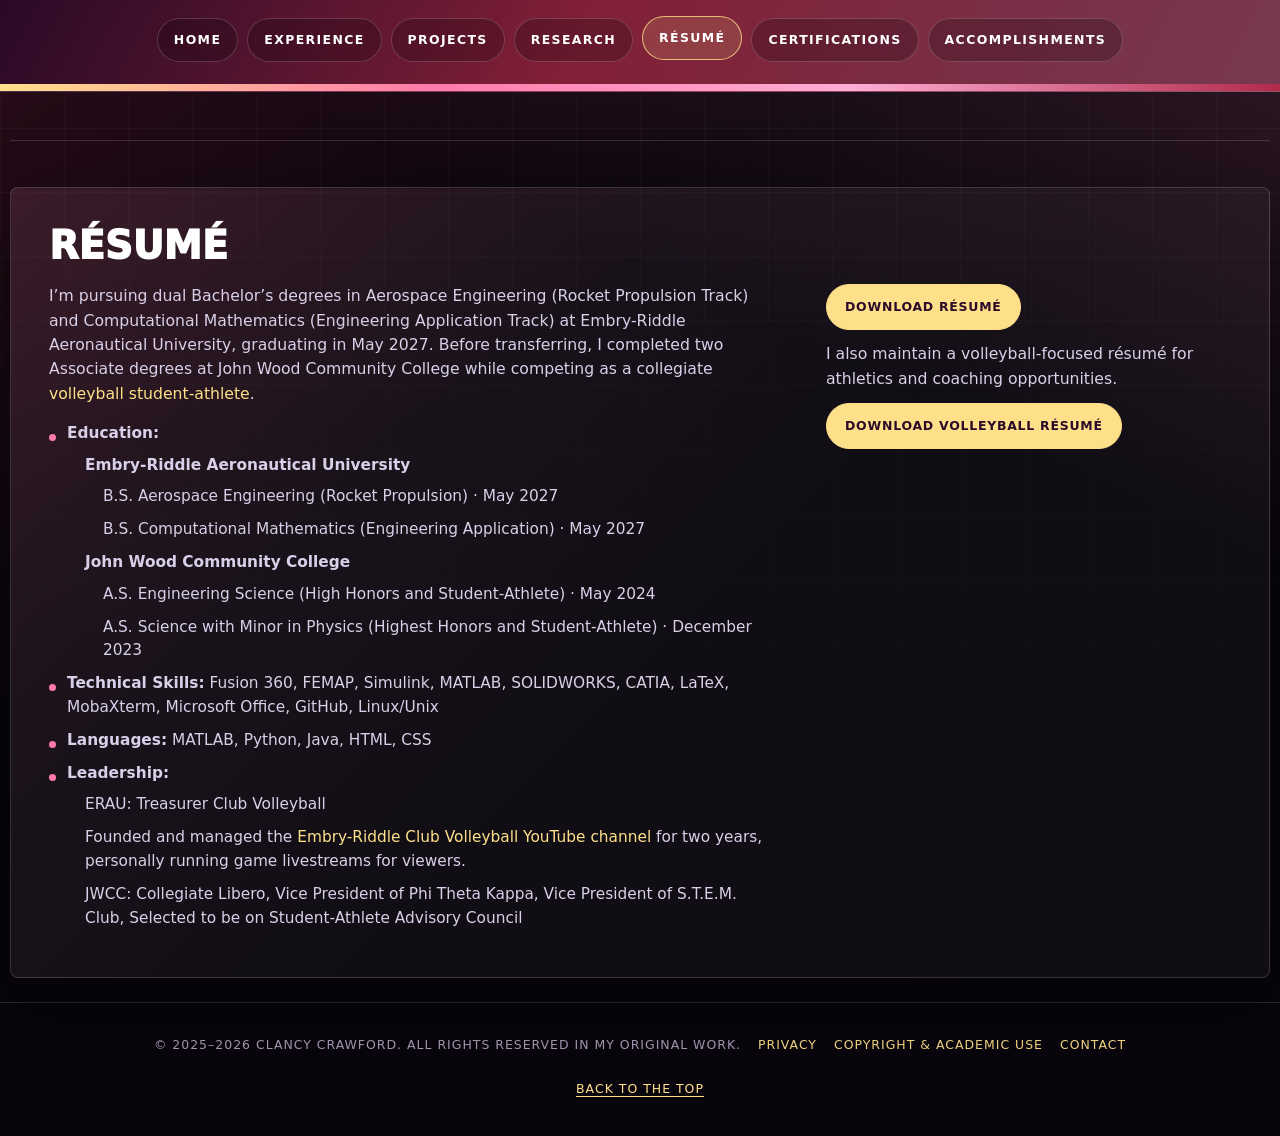
<file: resume.html>
<!DOCTYPE html>
<html lang="en">

<head>
  <meta charset="UTF-8">
  <title>Résumé | Clancy Crawford</title>
  <meta name="viewport" content="width=device-width, initial-scale=1.0">
  <link rel="stylesheet" href="style.css">
  <script src="site.js" defer></script>
</head>

<body class="resume-page">

  <header id="top" tabindex="-1" class="page-header">
    <!-- NAVIGATION -->
    <nav>
      <a href="index.html">Home</a>
      <a href="experience.html">Experience</a>
      <a href="projects.html">Projects</a>
      <a href="research.html">Research</a>
      <a class="active" href="resume.html">Résumé</a>
      <a href="certifications.html">Certifications</a>
      <a href="awards.html">Accomplishments</a>
    </nav>
  </header>

  <main>

    <!-- RESUME -->
    <section id="resume" class="reveal">
      <div class="research-block">

        <h2>Résumé</h2>
        <div class="two-col">
          <div>
            <p>
              I’m pursuing dual Bachelor’s degrees in Aerospace Engineering (Rocket Propulsion
              Track) and Computational Mathematics (Engineering Application Track) at Embry-Riddle
              Aeronautical University, graduating in May 2027. Before transferring, I completed
              two Associate degrees at John Wood Community College while competing as a collegiate
              <a href="https://www.johnwoodblazers.com/sports/wvball/2022-23/bios/crawford_clancy_hgoj" target="_blank" rel="noopener">volleyball student-athlete</a>.
            </p>
            <ul class="list">
              <li><strong>Education:</strong>
                <ul class="resume-details">
                  <li><strong>Embry-Riddle Aeronautical University</strong>
                    <ul class="resume-details">
                      <li>B.S. Aerospace Engineering (Rocket Propulsion) · May 2027</li>
                      <li>B.S. Computational Mathematics (Engineering Application) · May 2027</li>
                    </ul>
                  </li>
                  <li><strong>John Wood Community College</strong>
                    <ul class="resume-details">
                      <li>A.S. Engineering Science (High Honors and Student-Athlete) · May 2024</li>
                      <li>A.S. Science with Minor in Physics (Highest Honors and Student-Athlete) · December 2023</li>
                    </ul>
                  </li>
                </ul>
              </li>
              <li><strong>Technical Skills:</strong> Fusion 360, FEMAP, Simulink, MATLAB, SOLIDWORKS, CATIA, LaTeX, MobaXterm,
                Microsoft Office, GitHub, Linux/Unix</li>
              <li><strong>Languages:</strong> MATLAB, Python, Java, HTML, CSS</li>
              <li><strong>Leadership:</strong>
                <ul class="resume-details">
                  <li>ERAU: Treasurer Club Volleyball</li>
                  <li>Founded and managed the
                    <a href="https://www.youtube.com/@ERAUClubVolleyball" target="_blank" rel="noopener">Embry-Riddle Club Volleyball YouTube channel</a>
                    for two years, personally running game livestreams for viewers.</li>
                  <li>JWCC: Collegiate Libero, Vice President of Phi Theta Kappa, Vice President of S.T.E.M. Club,
                    Selected to be on Student-Athlete Advisory Council</li>
                </ul>
              </li>
            </ul>
          </div>
          <div>
            <p class="resume-action">
              <a class="btn primary" href="Resume_Clancy_Crawford_01.pdf" target="_blank" rel="noopener" download="Resume_Clancy_Crawford_01.pdf" data-resume-notify>
                Download Résumé
              </a>
            </p>
            <p class="resume-note">
              I also maintain a volleyball-focused résumé for athletics and coaching
              opportunities.
            </p>
            <p class="resume-action">
              <a class="btn primary" href="Volleyball%20Resume.pdf" target="_blank" rel="noopener" download data-resume-notify>
                Download Volleyball Résumé
              </a>
            </p>
          </div>
        </div>
      </div>
    </section>

</main>

  <footer>
    &copy; 2025&ndash;2026 Clancy Crawford. All rights reserved in my original work.
    <a href="privacy.html">Privacy</a>
    <a href="terms.html">Copyright &amp; Academic Use</a>
    <a href="mailto:ckcrawford963@gmail.com">Contact</a>
    <a class="back-to-top" href="#top">Back to the Top</a>
  </footer>

  <!-- Cloudflare Web Analytics -->
  <script type="module" src="https://static.cloudflareinsights.com/beacon.min.js" data-cf-beacon='{"token": "c2c567655cc84a4aa548393a1a78a606"}'></script>
  <!-- End Cloudflare Web Analytics -->
</body>

</html>
</file>
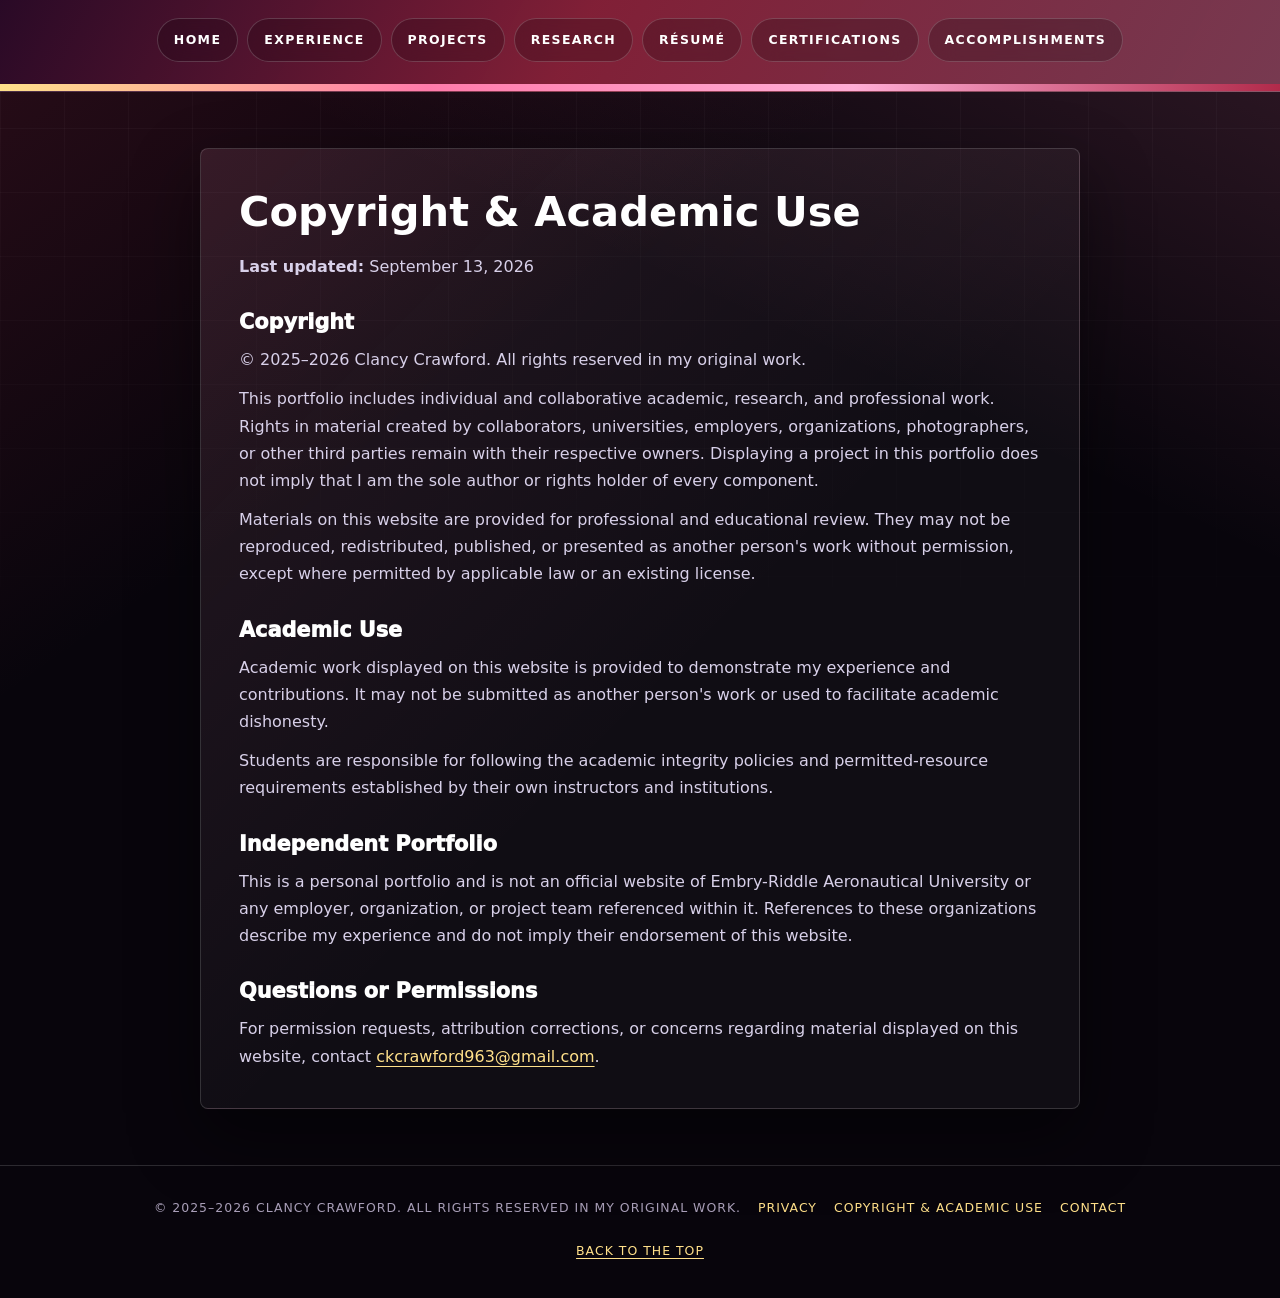
<file: terms.html>
<!DOCTYPE html>
<html lang="en">
<head>
  <meta charset="UTF-8">
  <title>Copyright &amp; Academic Use | Clancy Crawford</title>
  <meta name="viewport" content="width=device-width, initial-scale=1.0">
  <link rel="stylesheet" href="style.css">
  <script src="site.js" defer></script>
</head>
<body class="legal-page">
  <header id="top" tabindex="-1" class="page-header">
    <nav aria-label="Main navigation">
      <a href="index.html">Home</a>
      <a href="experience.html">Experience</a>
      <a href="projects.html">Projects</a>
      <a href="research.html">Research</a>
      <a href="resume.html">R&eacute;sum&eacute;</a>
      <a href="certifications.html">Certifications</a>
      <a href="awards.html">Accomplishments</a>
    </nav>
  </header>
  <main>
    <section aria-labelledby="copyright-heading">
      <div class="research-block">
        <h1 id="copyright-heading">Copyright &amp; Academic Use</h1>
        <p><strong>Last updated:</strong> September 13, 2026</p>

        <h2>Copyright</h2>
        <p>&copy; 2025&ndash;2026 Clancy Crawford. All rights reserved in my original work.</p>
        <p>
          This portfolio includes individual and collaborative academic, research, and professional
          work. Rights in material created by collaborators, universities, employers, organizations,
          photographers, or other third parties remain with their respective owners. Displaying a
          project in this portfolio does not imply that I am the sole author or rights holder of every component.
        </p>
        <p>
          Materials on this website are provided for professional and educational review. They may
          not be reproduced, redistributed, published, or presented as another person's work without
          permission, except where permitted by applicable law or an existing license.
        </p>

        <h2>Academic Use</h2>
        <p>
          Academic work displayed on this website is provided to demonstrate my experience and
          contributions. It may not be submitted as another person's work or used to facilitate academic dishonesty.
        </p>
        <p>
          Students are responsible for following the academic integrity policies and permitted-resource
          requirements established by their own instructors and institutions.
        </p>

        <h2>Independent Portfolio</h2>
        <p>
          This is a personal portfolio and is not an official website of Embry-Riddle Aeronautical
          University or any employer, organization, or project team referenced within it. References
          to these organizations describe my experience and do not imply their endorsement of this website.
        </p>

        <h2>Questions or Permissions</h2>
        <p>
          For permission requests, attribution corrections, or concerns regarding material displayed
          on this website, contact <a href="mailto:ckcrawford963@gmail.com">ckcrawford963@gmail.com</a>.
        </p>
      </div>
    </section>
  </main>
  <footer>
    &copy; 2025&ndash;2026 Clancy Crawford. All rights reserved in my original work.
    <a href="privacy.html">Privacy</a>
    <a href="terms.html" aria-current="page">Copyright &amp; Academic Use</a>
    <a href="mailto:ckcrawford963@gmail.com">Contact</a>
    <a class="back-to-top" href="#top">Back to the Top</a>
  </footer>
  <!-- Cloudflare Web Analytics -->
  <script type="module" src="https://static.cloudflareinsights.com/beacon.min.js" data-cf-beacon='{"token": "c2c567655cc84a4aa548393a1a78a606"}'></script>
  <!-- End Cloudflare Web Analytics -->
</body>
</html>
</file>
<file: style.css>
:root {
  --deep-plum: #2b0a28;
  --maroon: #b12a4a;
  --coral: #ff7baa;
  --soft-rose: #ffadd5;
  --bg-main: #08050c;
  --bg-ink: #030204;
  --surface: rgba(255, 255, 255, 0.045);
  --surface-strong: rgba(255, 173, 213, 0.105);
  --line: rgba(255, 255, 255, 0.15);
  --line-strong: rgba(255, 173, 213, 0.42);
  --text-main: #ffffff;
  --text-muted: #d8d0e9;
  --text-soft: #a99fb8;
  --link: #ffe08a;
  --shadow: 0 28px 70px rgba(0, 0, 0, 0.48);
  --max-width: 1440px;
}

* {
  box-sizing: border-box;
  margin: 0;
  padding: 0;
}

html {
  scroll-behavior: smooth;
}

body {
  min-height: 100vh;
  font-family: Inter, ui-sans-serif, system-ui, -apple-system, BlinkMacSystemFont, "Segoe UI", sans-serif;
  background:
    linear-gradient(145deg, rgba(177, 42, 74, 0.2), transparent 36rem),
    linear-gradient(205deg, rgba(255, 123, 170, 0.16), transparent 32rem),
    var(--bg-main);
  color: var(--text-main);
  line-height: 1.55;
  overflow-x: hidden;
}

body::before {
  content: "";
  position: fixed;
  inset: 0;
  z-index: -1;
  pointer-events: none;
  background-image:
    linear-gradient(rgba(255, 255, 255, 0.045) 1px, transparent 1px),
    linear-gradient(90deg, rgba(255, 255, 255, 0.035) 1px, transparent 1px);
  background-size: 64px 64px;
  mask-image: linear-gradient(to bottom, rgba(0, 0, 0, 0.9), transparent 80%);
}

img,
video {
  max-width: 100%;
}

a {
  color: var(--link);
  text-decoration: none;
  text-decoration-thickness: 1px;
  text-underline-offset: 0.22em;
}

a:hover {
  color: #fff5cb;
  text-decoration: underline;
}

header {
  position: relative;
  overflow: clip;
  border-bottom: 1px solid var(--line);
  background:
    linear-gradient(118deg, rgba(43, 10, 40, 0.96), rgba(177, 42, 74, 0.72) 45%, rgba(255, 123, 170, 0.46)),
    var(--bg-ink);
}

header::after {
  content: "";
  position: absolute;
  left: 0;
  right: 0;
  bottom: 0;
  height: 7px;
  background: linear-gradient(90deg, var(--link), var(--coral), var(--soft-rose), var(--maroon));
}

header.page-header {
  min-height: 92px;
  padding-bottom: 16px;
}

nav {
  position: sticky;
  top: 0;
  z-index: 20;
  width: min(var(--max-width), calc(100% - 20px));
  margin: 0 auto;
  padding: 18px 0 12px;
  display: flex;
  justify-content: center;
  flex-wrap: wrap;
  gap: 0.56rem;
  font-size: clamp(0.68rem, 1.2vw, 0.78rem);
  font-weight: 800;
  letter-spacing: 0.11em;
  text-transform: uppercase;
  contain: inline-size;
}

nav a {
  position: relative;
  min-height: 44px;
  display: inline-flex;
  align-items: center;
  justify-content: center;
  border: 1px solid rgba(255, 255, 255, 0.18);
  border-radius: 999px;
  padding: 0 16px;
  color: #fff;
  background: rgba(5, 3, 8, 0.22);
  backdrop-filter: blur(14px);
  transition: transform 0.22s ease, background 0.22s ease, border-color 0.22s ease;
}

nav a:hover,
nav a.active {
  transform: translateY(-2px);
  border-color: rgba(255, 224, 138, 0.78);
  background: rgba(255, 224, 138, 0.14);
  text-decoration: none;
}

.hero {
  width: min(var(--max-width), calc(100% - 20px));
  min-height: calc(100vh - 72px);
  margin: 0 auto;
  padding: clamp(42px, 7vw, 96px) 0 clamp(54px, 8vw, 96px);
  display: grid;
  grid-template-columns: minmax(0, 1fr) minmax(200px, 280px);
  align-items: center;
  gap: clamp(26px, 4vw, 56px);
}

.hero-text {
  min-width: 0;
}

.hero-kicker,
.project-kicker,
.experience-kicker,
.milestones-label,
.accomplishment-kicker,
.certification-meta {
  color: #ffddea;
  font-size: clamp(0.68rem, 1.15vw, 0.78rem);
  font-weight: 800;
  letter-spacing: 0.13em;
  line-height: 1.35;
  text-transform: uppercase;
}

.hero-kicker + .hero-kicker {
  margin-top: 6px;
}

.hero h1 {
  max-width: 1060px;
  margin: 22px 0 22px;
  font-size: clamp(2.25rem, 6vw, 6.7rem);
  font-weight: 950;
  line-height: 0.98;
  overflow-wrap: normal;
  text-transform: uppercase;
  white-space: nowrap;
}

.hero-sub {
  display: grid;
  max-width: none;
  gap: 7px;
  margin-bottom: 20px;
  color: #fff;
  font-size: clamp(0.98rem, 1.35vw, 1.24rem);
  font-weight: 650;
}

.hero-sub span {
  display: block;
  white-space: nowrap;
}

.hero-meta {
  display: flex;
  flex-wrap: wrap;
  gap: 8px;
  color: var(--text-muted);
  font-size: 0.95rem;
}

.hero-meta span {
  min-height: 32px;
  display: inline-flex;
  align-items: center;
  border: 1px solid rgba(255, 255, 255, 0.2);
  border-radius: 999px;
  padding: 0 12px;
  background: rgba(0, 0, 0, 0.18);
}

.hero-cta {
  display: flex;
  flex-wrap: wrap;
  gap: 10px;
  margin-top: 26px;
}

.btn,
.evidence-links a,
.milestones-links a,
.project-jump-list a {
  min-height: 46px;
  display: inline-flex;
  align-items: center;
  justify-content: center;
  border: 1px solid rgba(255, 255, 255, 0.2);
  border-radius: 999px;
  max-width: 100%;
  padding: 10px 18px;
  color: var(--link);
  background: rgba(255, 173, 213, 0.09);
  font-size: 0.78rem;
  font-weight: 850;
  letter-spacing: 0.06em;
  line-height: 1.18;
  text-align: center;
  text-transform: uppercase;
  white-space: normal;
  overflow-wrap: anywhere;
  transition: transform 0.22s ease, background 0.22s ease, border-color 0.22s ease;
}

.btn.primary {
  color: var(--deep-plum);
  border-color: var(--link);
  background: var(--link);
}

.project-jump-list a {
  min-height: 42px;
  padding: 9px 14px;
  font-size: clamp(0.66rem, 0.85vw, 0.74rem);
  letter-spacing: 0.035em;
}

.btn:hover,
.evidence-links a:hover,
.milestones-links a:hover,
.project-jump-list a:hover {
  transform: translateY(-2px);
  border-color: rgba(255, 224, 138, 0.8);
  background: rgba(255, 224, 138, 0.16);
  color: #fff5cb;
  text-decoration: none;
}

.btn.primary:hover {
  color: var(--deep-plum);
  background: #fff2be;
}

.hero-media {
  display: grid;
  gap: 16px;
  align-items: start;
}

.headshot {
  width: 100%;
  aspect-ratio: 4 / 5;
  object-fit: cover;
  border-radius: 8px;
  border: 1px solid rgba(255, 255, 255, 0.28);
  box-shadow: var(--shadow);
  filter: saturate(1.05) contrast(1.03);
}

.qr-block {
  display: grid;
  grid-template-columns: 1fr auto;
  align-items: center;
  gap: 14px;
  border-top: 1px solid rgba(255, 255, 255, 0.24);
  padding-top: 14px;
}

.qr-caption-top {
  color: #fff;
  font-size: 0.76rem;
  font-weight: 850;
  letter-spacing: 0.12em;
  line-height: 1.25;
  text-transform: uppercase;
}

.qr-block img {
  width: 92px;
  height: 92px;
  display: block;
  border-radius: 6px;
  background: #fff;
  padding: 5px;
}

main {
  counter-reset: page-section;
  width: min(var(--max-width), calc(100% - 20px));
  margin: 0 auto;
  padding: clamp(54px, 8vw, 92px) 0 82px;
}

section {
  position: relative;
  counter-increment: page-section;
  margin-bottom: clamp(70px, 10vw, 126px);
  padding-top: 18px;
  border-top: 1px solid var(--line);
}

section::before {
  content: none;
  display: none;
}

section h2 {
  max-width: 1120px;
  margin-bottom: 18px;
  font-size: clamp(2.8rem, 8vw, 7.2rem);
  font-weight: 950;
  line-height: 0.86;
  overflow-wrap: anywhere;
  text-transform: uppercase;
}

section h2 + p,
.accomplishment-intro {
  max-width: 100%;
  color: var(--text-muted);
  font-size: clamp(1.05rem, 2vw, 1.35rem);
  font-weight: 520;
}

section p {
  color: var(--text-muted);
  font-size: 0.98rem;
}

.research-block,
.experience-role-card,
.milestones-section {
  margin-top: 28px;
  border: 1px solid var(--line);
  border-radius: 8px;
  background:
    linear-gradient(135deg, rgba(255, 123, 170, 0.09), transparent 55%),
    rgba(255, 255, 255, 0.035);
  box-shadow: var(--shadow);
  padding: clamp(20px, 3.2vw, 38px);
}

.research-block h2 {
  font-size: clamp(1.55rem, 3vw, 2.45rem);
  line-height: 1.05;
  overflow-wrap: anywhere;
}

.research-block p + p {
  margin-top: 12px;
}

.research-work-picker {
  display: flex;
  flex-wrap: wrap;
  gap: 12px;
  margin-top: clamp(20px, 3vw, 36px);
}

.research-work-button {
  min-height: 52px;
  max-width: 100%;
  border: 1px solid var(--line);
  border-radius: 999px;
  padding: 0 20px;
  color: #fff;
  background:
    linear-gradient(135deg, rgba(255, 224, 138, 0.1), rgba(255, 123, 170, 0.08)),
    rgba(255, 255, 255, 0.04);
  cursor: pointer;
  font: inherit;
  font-size: clamp(0.78rem, 1.1vw, 0.92rem);
  font-weight: 850;
  letter-spacing: 0.04em;
  line-height: 1.2;
  overflow-wrap: anywhere;
  text-align: left;
  text-transform: uppercase;
  transition: transform 0.22s ease, border-color 0.22s ease, background 0.22s ease;
}

.research-work-button:hover,
.research-work-button.active {
  transform: translateY(-2px);
  border-color: var(--line-strong);
  background:
    linear-gradient(135deg, rgba(255, 224, 138, 0.22), rgba(255, 123, 170, 0.14)),
    rgba(255, 255, 255, 0.07);
}

.research-panel {
  display: none;
  animation: fadeIn 0.34s ease;
}

.research-panel.active {
  display: block;
}

.research-story {
  margin-top: clamp(26px, 5vw, 58px);
  border: 1px solid var(--line);
  border-radius: 8px;
  overflow: hidden;
  background:
    linear-gradient(160deg, rgba(255, 224, 138, 0.1), transparent 32%),
    linear-gradient(25deg, rgba(255, 123, 170, 0.12), transparent 46%),
    rgba(255, 255, 255, 0.035);
  box-shadow: var(--shadow);
}

.research-story-copy span {
  color: var(--link);
  font-size: 0.78rem;
  font-weight: 900;
  letter-spacing: 0.13em;
  text-transform: uppercase;
}

.research-story-frame {
  display: grid;
  grid-template-columns: minmax(260px, 0.5fr) minmax(0, 1fr);
  gap: clamp(18px, 3vw, 38px);
  align-items: stretch;
  padding: clamp(18px, 3vw, 38px);
}

.research-story-copy {
  display: flex;
  flex-direction: column;
  justify-content: center;
  gap: 14px;
  min-width: 0;
  border-right: 1px solid var(--line);
  padding-right: clamp(18px, 3vw, 38px);
}

.research-story-copy h4 {
  color: #fff;
  font-size: clamp(1.35rem, 2.6vw, 2.7rem);
  line-height: 1;
  text-transform: uppercase;
}

.research-story-copy p {
  color: var(--text-muted);
}

.research-story-media {
  min-height: clamp(420px, 62vw, 760px);
  overflow: hidden;
  border: 1px solid var(--line);
  border-radius: 8px;
  background: #050307;
}

.research-story-media iframe {
  width: 100%;
  height: 100%;
  min-height: inherit;
  border: 0;
  background: #050307;
}

.two-col {
  display: grid;
  grid-template-columns: minmax(0, 1.35fr) minmax(260px, 0.75fr);
  gap: clamp(22px, 4vw, 48px);
  align-items: start;
  margin-top: 18px;
}

.list,
.awards-list {
  list-style: none;
  margin-top: 16px;
}

.list li,
.awards-list li {
  position: relative;
  margin-bottom: 9px;
  padding-left: 18px;
  color: var(--text-muted);
  font-size: 0.96rem;
}

.list li.no-bullet {
  padding-left: 0;
}

.list li::before,
.awards-list li::before {
  content: "";
  position: absolute;
  left: 0;
  top: 0.78em;
  width: 7px;
  height: 7px;
  border-radius: 50%;
  background: var(--coral);
}

.list li.no-bullet::before {
  content: none;
  display: none;
}

.experience-title-row {
  display: grid;
  grid-template-columns: minmax(0, 1fr) auto;
  gap: 18px;
  align-items: end;
  margin: 12px 0;
}

.experience-title {
  font-size: clamp(2.1rem, 5vw, 5.8rem);
  font-weight: 950;
  line-height: 0.9;
  text-transform: uppercase;
}

.experience-date,
.experience-detail {
  color: #f6d9ff;
  font-size: 0.95rem;
}

.experience-desc {
  max-width: none;
  margin-top: 18px;
}

.experience-teams,
.certifications-grid,
.accomplishment-grid,
.project-link-groups {
  display: grid;
  grid-template-columns: repeat(2, minmax(0, 1fr));
  gap: 16px;
  margin-top: 24px;
}

.experience-team-card,
.certification-card,
.accomplishment-card,
.project-link-card {
  border: 1px solid var(--line);
  border-radius: 8px;
  background: rgba(255, 255, 255, 0.045);
  padding: clamp(16px, 2.2vw, 24px);
  transition: transform 0.25s ease, border-color 0.25s ease, background 0.25s ease;
}

.experience-team-card:hover,
.certification-card:hover,
.accomplishment-card:hover,
.project-link-card:hover {
  transform: translateY(-4px);
  border-color: var(--line-strong);
  background: rgba(255, 173, 213, 0.08);
}

.experience-team-card h3,
.certification-card h3,
.accomplishment-card h3,
.project-link-card h3 {
  margin-bottom: 10px;
  color: #fff;
  font-size: clamp(1.05rem, 2vw, 1.28rem);
  line-height: 1.15;
}

.milestones-heading,
.project-category,
.award-header {
  margin-top: 34px;
  margin-bottom: 14px;
  border-bottom: 1px solid var(--line);
  padding-bottom: 9px;
  color: #ffddea;
  font-size: 0.86rem;
  font-weight: 900;
  letter-spacing: 0.14em;
  text-transform: uppercase;
}

.milestones-heading {
  font-size: clamp(1rem, 1.45vw, 1.24rem);
  letter-spacing: 0.1em;
}

.section-subheading {
  margin-top: 34px;
  margin-bottom: 12px;
  border-bottom: 1px solid var(--line);
  padding-bottom: 9px;
  color: #ffddea;
  font-size: clamp(1.05rem, 1.55vw, 1.32rem);
  font-weight: 900;
  letter-spacing: 0.11em;
  text-transform: uppercase;
}

.section-support {
  max-width: 100%;
  color: var(--text-muted);
  font-size: clamp(1rem, 1.5vw, 1.16rem);
  font-weight: 520;
}

.additional-experience-section {
  margin-top: 34px;
  border: 1px solid var(--line);
  border-radius: 8px;
  background:
    linear-gradient(135deg, rgba(255, 123, 170, 0.08), transparent 58%),
    rgba(255, 255, 255, 0.03);
  box-shadow: var(--shadow);
  padding: clamp(20px, 3.2vw, 38px);
}

.additional-experience-grid {
  display: grid;
  grid-template-columns: repeat(3, minmax(0, 1fr));
  gap: 16px;
  margin-top: 24px;
}

.work-card {
  border: 1px solid var(--line);
  border-radius: 8px;
  background: rgba(255, 255, 255, 0.045);
  padding: clamp(16px, 2vw, 22px);
}

.work-card-kicker {
  margin-bottom: 10px;
  color: #ffccdf;
  font-size: 0.72rem;
  font-weight: 850;
  letter-spacing: 0.12em;
  text-transform: uppercase;
}

.work-card-title-row {
  display: grid;
  gap: 8px;
  margin-bottom: 6px;
}

.work-card-title-row h4 {
  color: #fff;
  font-size: clamp(1.02rem, 1.6vw, 1.22rem);
  line-height: 1.15;
}

.work-card-title-row span,
.work-card-location {
  color: #f6d9ff;
  font-size: 0.86rem;
  font-weight: 700;
}

.work-card ul {
  margin-top: 12px;
  list-style: none;
}

.work-card li {
  position: relative;
  margin-bottom: 8px;
  padding-left: 16px;
  color: var(--text-muted);
  font-size: 0.9rem;
  line-height: 1.42;
}

.work-card li::before {
  content: "";
  position: absolute;
  left: 0;
  top: 0.62em;
  width: 6px;
  height: 6px;
  border-radius: 50%;
  background: var(--coral);
}

.highlighted-awards-stage,
.full-awards-stage,
.project-strip-stage {
  position: relative;
  margin-top: 28px;
  padding-top: clamp(54px, 5.1vw, 72px);
}

.highlighted-awards-masthead,
.full-awards-masthead,
.project-strip-masthead {
  position: absolute;
  top: 0;
  left: 50%;
  z-index: 0;
  width: 100vw;
  pointer-events: none;
  transform: translateX(-50%);
}

.selected-awards-heading {
  margin: 0;
  color: rgba(255, 123, 170, 0.9);
  font-family: Georgia, "Times New Roman", serif;
  font-size: clamp(1.9rem, 7.35vw, 6.6rem);
  font-weight: 400;
  letter-spacing: 0;
  line-height: 0.82;
  text-align: center;
  text-shadow: 0 18px 70px rgba(255, 123, 170, 0.18);
  text-transform: none;
  white-space: nowrap;
}

.full-awards-heading {
  margin: 0;
  color: rgba(255, 123, 170, 0.9);
  font-family: Georgia, "Times New Roman", serif;
  font-size: clamp(3.2rem, 9.7vw, 9.6rem);
  font-weight: 400;
  letter-spacing: 0;
  line-height: 0.74;
  text-align: center;
  text-shadow: 0 18px 70px rgba(255, 123, 170, 0.18);
  text-transform: none;
  white-space: nowrap;
}

.project-strip-heading {
  margin: 0;
  color: rgba(255, 123, 170, 0.9);
  font-family: Georgia, "Times New Roman", serif;
  font-size: clamp(3.4rem, 10.8vw, 10.8rem);
  font-weight: 400;
  letter-spacing: 0;
  line-height: 0.76;
  text-align: center;
  text-shadow: 0 18px 70px rgba(255, 123, 170, 0.18);
  text-transform: none;
  white-space: nowrap;
}

.additional-projects-stage .project-strip-heading {
  font-size: clamp(3.2rem, 9.5vw, 9.8rem);
}

.highlighted-awards-slider,
.project-strip-slider {
  position: relative;
  z-index: 1;
  margin-right: calc(50% - 50vw);
  margin-left: calc(50% - 50vw);
  overflow: visible;
}

.full-awards-slider {
  position: relative;
  z-index: 1;
  margin-right: calc(50% - 50vw);
  margin-left: calc(50% - 50vw);
  overflow: visible;
}

.highlighted-awards-track,
.full-awards-stage .awards-groups,
.project-strip-track {
  display: flex;
  gap: 8px;
  overflow-x: auto;
  overflow-y: hidden;
  padding: 0 max(18px, calc((100vw - var(--max-width)) / 2 + 18px)) 18px;
  scroll-behavior: smooth;
  scroll-padding-inline: max(18px, calc((100vw - var(--max-width)) / 2 + 18px));
  scroll-snap-type: x mandatory;
  scrollbar-width: none;
}

.full-awards-stage .awards-groups {
  margin-top: 0;
}

.highlighted-awards-track:focus-visible,
.full-awards-stage .awards-groups:focus-visible,
.project-strip-track:focus-visible {
  outline: 2px solid rgba(255, 224, 138, 0.9);
  outline-offset: 6px;
}

.highlighted-awards-track::-webkit-scrollbar,
.full-awards-stage .awards-groups::-webkit-scrollbar,
.project-strip-track::-webkit-scrollbar {
  display: none;
}

.highlighted-awards-track .accomplishment-card {
  position: relative;
  flex: 0 0 clamp(302px, 30vw, 430px);
  min-height: clamp(470px, 42vw, 560px);
  display: flex;
  flex-direction: column;
  scroll-snap-align: start;
  background:
    linear-gradient(180deg, rgba(255, 255, 255, 0.075), rgba(255, 255, 255, 0.035)),
    rgba(14, 9, 18, 0.9);
  box-shadow: 0 22px 50px rgba(0, 0, 0, 0.3);
  padding: clamp(20px, 2.4vw, 32px);
}

.highlighted-awards-track .accomplishment-card:hover {
  transform: translateY(-8px);
}

.highlighted-awards-track .accomplishment-kicker {
  min-height: 42px;
  border-bottom: 1px solid var(--line);
  padding-bottom: 18px;
  color: #ffddea;
  font-family: ui-monospace, SFMono-Regular, Menlo, Consolas, monospace;
  font-size: clamp(0.72rem, 1vw, 0.88rem);
  letter-spacing: 0.03em;
}

.highlighted-awards-track .evidence-preview {
  width: min(100%, 340px);
  height: clamp(156px, 16vw, 224px);
  min-height: 0;
  margin: clamp(30px, 4vw, 58px) auto clamp(22px, 3vw, 38px);
  border: 1px solid rgba(255, 255, 255, 0.12);
  box-shadow: 0 16px 42px rgba(0, 0, 0, 0.28);
}

.highlighted-awards-track h3 {
  margin-top: auto;
  font-size: clamp(1.05rem, 1.65vw, 1.36rem);
  letter-spacing: 0;
  line-height: 1.1;
  overflow-wrap: anywhere;
  text-transform: uppercase;
}

.highlighted-awards-track p {
  margin-top: 10px;
  color: var(--text-soft);
  font-size: clamp(0.9rem, 1.08vw, 1rem);
  line-height: 1.45;
}

.highlighted-awards-track .evidence-links {
  margin-top: 18px;
}

.highlighted-awards-track .evidence-links a {
  min-height: 38px;
  padding: 0 13px;
  font-size: 0.68rem;
}

.full-awards-stage {
  margin-top: clamp(56px, 8vw, 102px);
  padding-top: clamp(68px, 6.4vw, 86px);
}

.full-awards-stage .awards-group {
  position: relative;
  flex: 0 0 clamp(302px, 30vw, 430px);
  min-height: clamp(470px, 42vw, 560px);
  display: flex;
  flex-direction: column;
  scroll-snap-align: start;
  background:
    linear-gradient(180deg, rgba(255, 255, 255, 0.075), rgba(255, 255, 255, 0.035)),
    rgba(14, 9, 18, 0.9);
  box-shadow: 0 22px 50px rgba(0, 0, 0, 0.3);
  padding: clamp(20px, 2.4vw, 32px);
  transition: transform 0.25s ease, border-color 0.25s ease, background 0.25s ease;
}

.full-awards-stage .awards-group:hover {
  transform: translateY(-8px);
  border-color: var(--line-strong);
  background:
    linear-gradient(180deg, rgba(255, 173, 213, 0.09), rgba(255, 255, 255, 0.04)),
    rgba(14, 9, 18, 0.94);
}

.full-awards-stage .award-header {
  min-height: 58px;
  margin: 0;
  border-bottom: 1px solid var(--line);
  padding-bottom: 18px;
  color: #ffddea;
  font-family: ui-monospace, SFMono-Regular, Menlo, Consolas, monospace;
  font-size: clamp(0.78rem, 1.05vw, 0.95rem);
  font-weight: 900;
  letter-spacing: 0.03em;
  line-height: 1.25;
}

.full-awards-stage .awards-list {
  margin-top: clamp(26px, 3.6vw, 48px);
}

.full-awards-stage .awards-list li {
  margin-bottom: 14px;
  padding-left: 0;
  color: var(--text-muted);
  font-size: clamp(0.88rem, 1vw, 0.98rem);
  line-height: 1.4;
}

.full-awards-stage .awards-list li::before {
  display: none;
}

.full-awards-stage .linked-awards-list a {
  min-height: 30px;
  margin-left: 6px;
  padding: 4px 10px;
  font-size: 0.68rem;
}

.milestone-timeline {
  counter-reset: milestone;
  display: grid;
  grid-template-columns: repeat(3, minmax(0, 1fr));
  gap: 12px;
  list-style: none;
  margin: 20px 0 30px;
}

.milestone-timeline li {
  counter-increment: milestone;
  border: 1px solid var(--line);
  border-radius: 8px;
  background: rgba(0, 0, 0, 0.18);
  padding: 16px;
}

.milestone-timeline li::before {
  content: "0" counter(milestone);
  display: block;
  margin-bottom: 18px;
  color: var(--coral);
  font-size: 1.45rem;
  font-weight: 950;
}

.milestone-timeline a {
  color: #fff;
  font-size: 0.94rem;
  font-weight: 760;
}

.milestones-card {
  margin-top: 18px;
  border: 1px solid var(--line);
  border-radius: 8px;
  overflow: hidden;
  background: rgba(0, 0, 0, 0.22);
}

.milestones-content {
  padding: clamp(20px, 3vw, 32px);
}

.milestones-title {
  margin: 8px 0 12px;
  color: #fff;
  font-size: clamp(1.5rem, 3.8vw, 3.4rem);
  font-weight: 930;
  line-height: 0.96;
  text-transform: uppercase;
}

.milestones-desc + .milestones-desc {
  margin-top: 12px;
}

.milestones-media,
.milestones-links {
  padding: 0 clamp(20px, 3vw, 32px) clamp(20px, 3vw, 32px);
}

.milestones-links,
.evidence-links,
.project-links {
  display: flex;
  flex-wrap: wrap;
  gap: 9px;
  margin-top: 14px;
}

.project-link-groups {
  margin-bottom: 34px;
}

.project-link-card h3,
.project-index li::marker {
  color: #ffddea;
}

.project-link-card h3 {
  font-size: 0.9rem;
  font-weight: 900;
  letter-spacing: 0.11em;
  text-transform: uppercase;
}

.project-jump-list {
  display: flex;
  flex-wrap: wrap;
  gap: 11px;
}

.project-jump-list a {
  flex: 1 1 290px;
}

.project-category {
  margin-top: 54px;
}

#projects {
  counter-reset: project-card;
}

.project-block {
  position: relative;
  counter-increment: project-card;
  display: grid;
  grid-template-columns: minmax(0, 1.15fr) minmax(360px, 0.85fr);
  min-height: 520px;
  margin-top: 20px;
  border-top: 1px solid var(--line);
  background: rgba(255, 255, 255, 0.025);
  isolation: isolate;
}

.project-block::before {
  content: "(0" counter(project-card) ")";
  position: absolute;
  top: 24px;
  left: 22px;
  z-index: 12;
  color: var(--link);
  font-size: 0.78rem;
  font-weight: 900;
  letter-spacing: 0.12em;
}

.project-image-wrap {
  position: relative;
  min-height: 420px;
  overflow: hidden;
  background: #050307;
}

.project-image-wrap > img,
.slides img,
.slides video {
  transition: opacity 0.38s ease, transform 0.55s ease;
}

.project-image-wrap > img {
  width: 100%;
  height: 100%;
  object-fit: contain;
  display: block;
}

.project-block:hover .project-image-wrap > img,
.project-block:hover .slides img.active,
.project-block:hover .slides video.active {
  transform: scale(1.025);
}

.project-content {
  display: flex;
  flex-direction: column;
  justify-content: center;
  gap: 12px;
  min-width: 0;
  padding: clamp(24px, 4vw, 56px);
  border-left: 1px solid var(--line);
}

.project-title {
  color: #fff;
  max-width: 100%;
  font-size: clamp(1.55rem, 3.45vw, 3.72rem);
  font-weight: 950;
  line-height: 0.98;
  overflow-wrap: anywhere;
  text-transform: uppercase;
}

.project-desc {
  color: var(--text-muted);
  font-size: clamp(0.94rem, 1.35vw, 1.05rem);
}

.project-desc strong {
  color: #fff;
}

.project-meta {
  color: #f6d9ff;
  font-size: 0.86rem;
  font-weight: 700;
}

.project-links a {
  color: var(--link);
  font-size: 0.86rem;
  font-weight: 760;
  text-decoration: underline;
}

.project-strip-stage {
  margin-top: clamp(52px, 7vw, 92px);
  padding-top: clamp(70px, 6.5vw, 94px);
}

.project-strip-track .project-block {
  flex: 0 0 clamp(302px, 30vw, 430px);
  min-height: clamp(580px, 48vw, 690px);
  display: flex;
  flex-direction: column;
  scroll-snap-align: start;
  margin-top: 0;
  border: 1px solid var(--line);
  border-radius: 8px;
  background:
    linear-gradient(180deg, rgba(255, 255, 255, 0.075), rgba(255, 255, 255, 0.035)),
    rgba(14, 9, 18, 0.9);
  box-shadow: 0 22px 50px rgba(0, 0, 0, 0.3);
  overflow: hidden;
  transition: transform 0.25s ease, border-color 0.25s ease, background 0.25s ease;
}

.project-strip-track .project-block:hover {
  transform: translateY(-8px);
  border-color: var(--line-strong);
  background:
    linear-gradient(180deg, rgba(255, 173, 213, 0.09), rgba(255, 255, 255, 0.04)),
    rgba(14, 9, 18, 0.94);
}

.project-strip-track .project-image-wrap {
  width: calc(100% - clamp(36px, 4vw, 58px));
  height: clamp(176px, 17vw, 238px);
  min-height: 0;
  margin: clamp(54px, 5vw, 72px) auto 0;
  border: 1px solid rgba(255, 255, 255, 0.12);
  border-radius: 6px;
}

.project-strip-track .slides {
  min-height: 100%;
  height: 100%;
}

.project-strip-track .project-content {
  flex: 1;
  justify-content: flex-start;
  border-left: 0;
  border-top: 1px solid var(--line);
  margin-top: clamp(22px, 3vw, 34px);
  padding: clamp(18px, 2.4vw, 30px);
}

.project-strip-track .project-kicker {
  min-height: 42px;
  padding-bottom: 16px;
  border-bottom: 1px solid var(--line);
  font-family: ui-monospace, SFMono-Regular, Menlo, Consolas, monospace;
  font-size: clamp(0.68rem, 0.9vw, 0.8rem);
  letter-spacing: 0.03em;
}

.project-strip-track .project-title {
  margin-top: 10px;
  font-size: clamp(1.12rem, 1.85vw, 1.48rem);
  line-height: 1.06;
}

.project-strip-track .project-desc {
  display: -webkit-box;
  color: var(--text-soft);
  font-size: clamp(0.86rem, 1vw, 0.96rem);
  line-height: 1.42;
  overflow: hidden;
  -webkit-box-orient: vertical;
  -webkit-line-clamp: 5;
}

.project-strip-track .project-meta {
  font-size: 0.76rem;
}

.project-strip-track .project-links {
  margin-top: auto;
}

.project-strip-track .project-links a {
  font-size: 0.72rem;
}

.project-strip-track .dots {
  right: 12px;
  bottom: 12px;
  left: 12px;
}

.slides {
  position: relative;
  width: 100%;
  min-height: 420px;
  height: 100%;
}

.slides img,
.slides video {
  position: absolute;
  inset: 0;
  width: 100%;
  height: 100%;
  object-fit: contain;
  opacity: 0;
  cursor: pointer;
  pointer-events: none;
}

.slides img.active,
.slides video.active {
  opacity: 1;
  pointer-events: auto;
}

.dots {
  position: absolute;
  left: 22px;
  right: 22px;
  bottom: 18px;
  z-index: 14;
  display: flex;
  flex-wrap: wrap;
  gap: 7px;
}

.dots div {
  width: 28px;
  height: 4px;
  border-radius: 999px;
  background: rgba(255, 255, 255, 0.34);
  cursor: pointer;
  transition: width 0.22s ease, background 0.22s ease;
}

.dots div.active {
  width: 48px;
  background: var(--link);
}

.research-toggle {
  width: 100%;
  min-height: 56px;
  margin-top: 12px;
  border: 1px solid var(--line);
  border-radius: 8px;
  padding: 0 18px;
  color: #fff;
  background: rgba(255, 255, 255, 0.04);
  cursor: pointer;
  font-size: 0.93rem;
  font-weight: 850;
  letter-spacing: 0.08em;
  text-align: left;
  text-transform: uppercase;
  transition: background 0.22s ease, border-color 0.22s ease;
}

.research-toggle:hover {
  border-color: var(--line-strong);
  background: rgba(255, 173, 213, 0.08);
}

.research-content {
  display: none;
  border-left: 1px solid var(--line-strong);
  margin: 12px 0 4px 10px;
  padding: 8px 0 8px 18px;
  color: var(--text-muted);
  animation: fadeIn 0.32s ease;
}

.research-content ul {
  margin-left: 18px;
}

.research-content li {
  margin-bottom: 8px;
}

.research-content iframe {
  width: 100%;
  height: min(58vh, 520px);
  border: 1px solid var(--line);
  border-radius: 8px;
  background: #050307;
}

.certification-card.featured {
  grid-column: 1 / -1;
}

.accomplishment-grid {
  grid-template-columns: repeat(3, minmax(0, 1fr));
}

.evidence-preview {
  display: block;
  aspect-ratio: 4 / 3;
  overflow: hidden;
  border-radius: 6px;
  margin-bottom: 14px;
  background: #050307;
}

.evidence-preview img {
  width: 100%;
  height: 100%;
  object-fit: cover;
  display: block;
  transition: transform 0.35s ease;
}

.evidence-preview:hover img {
  transform: scale(1.04);
}

.linked-awards-list a {
  margin-left: 8px;
}

.awards-groups {
  display: grid;
  grid-template-columns: repeat(2, minmax(0, 1fr));
  gap: 16px;
  margin-top: 26px;
}

.awards-group {
  border: 1px solid var(--line);
  border-radius: 8px;
  background: rgba(255, 255, 255, 0.045);
  padding: clamp(16px, 2vw, 22px);
}

.awards-group .award-header {
  margin-top: 0;
}

.awards-group .awards-list {
  margin-top: 12px;
}

.awards-group .awards-list li {
  font-size: 0.9rem;
  line-height: 1.42;
}

.awards-group .linked-awards-list a {
  min-height: 28px;
  margin-left: 6px;
  padding: 4px 9px;
  font-size: 0.72rem;
}

.expand-awards-btn,
.hidden-awards {
  display: none;
}

footer {
  border-top: 1px solid var(--line);
  padding: 24px 16px 32px;
  color: var(--text-soft);
  text-align: center;
  font-size: 0.78rem;
  letter-spacing: 0.08em;
  text-transform: uppercase;
}

footer > a:not(.back-to-top) {
  display: inline-block;
  margin-left: 12px;
}

.back-to-top {
  display: block;
  width: fit-content;
  margin: 10px auto 0;
  padding: 6px 10px;
  text-decoration: underline;
  text-underline-offset: 3px;
}

/* Resume details sit beneath their Education and Leadership labels. */
.resume-page .resume-details {
  list-style: none;
  margin: 8px 0 0;
  padding-left: 18px;
}

.resume-page .resume-details li {
  padding-left: 0;
}

.resume-page .resume-details li::before {
  display: none;
}

.resume-page main,
.certifications-page main {
  padding: clamp(28px, 4vw, 48px) 0 24px;
}

.resume-page #resume,
.certifications-page #certifications {
  margin-bottom: 0;
}

/* Research matches the compact Experience page heading and spacing. */
.research-page main {
  padding: clamp(28px, 4vw, 48px) 0 24px;
}

.research-page #research {
  margin-bottom: 0;
}

.research-page #research > h2 {
  font-size: clamp(2rem, 4vw, 3.5rem);
  line-height: 1.05;
}

.research-page .research-block h2 {
  max-width: none;
  font-size: clamp(1.1rem, 1.7vw, 1.5rem);
  line-height: 1.2;
}

.research-page .research-story-copy h4 {
  font-size: clamp(1.25rem, 2vw, 2rem);
  line-height: 1.12;
}

.research-downloads {
  display: flex;
  flex-wrap: wrap;
  align-items: baseline;
  gap: 10px 28px;
  font-size: 0.98rem;
}

/* Projects use a compact index and consistent card typography. */
.projects-page main {
  padding: clamp(28px, 4vw, 48px) 0 24px;
}

.projects-page #projects {
  margin-bottom: 0;
}

.projects-page .project-link-groups {
  margin-top: 0;
}

.project-index {
  margin-top: 12px;
  padding-left: 28px;
  list-style-type: decimal-leading-zero;
  font-size: 0.98rem;
}

.project-index li {
  padding-left: 4px;
  margin-bottom: 6px;
}

.project-index li::marker {
  font-weight: 800;
}

.projects-page .project-block::before {
  content: "(" counter(project-card, decimal-leading-zero) ")";
}

.projects-page .project-strip-stage {
  margin-top: 24px;
}

.projects-page .project-strip-track .project-content {
  margin-top: 18px;
  padding: clamp(18px, 2vw, 26px);
}

.projects-page .project-strip-track .project-title {
  margin-top: 0;
  font-size: clamp(1rem, 1.4vw, 1.25rem);
  line-height: 1.15;
}

.projects-page .project-strip-track .project-block {
  min-height: 540px;
}

/* Accomplishments share the project cards' compact typography and spacing. */
.awards-page main {
  padding: clamp(28px, 4vw, 48px) 0 24px;
}

.awards-page #accomplishments {
  margin-bottom: 24px;
}

.awards-page #full-accomplishments {
  margin-bottom: 0;
  padding-top: 24px;
}

.awards-page .highlighted-awards-stage,
.awards-page .full-awards-stage {
  margin-top: 0;
}

/* Every collection title uses the same inset, scale, and overlap behind cards. */
.projects-page .project-strip-stage,
.awards-page .highlighted-awards-stage,
.awards-page .full-awards-stage {
  --collection-title-size: clamp(1.25rem, 6vw, 6rem);
  padding-top: calc(var(--collection-title-size) * 0.65);
}

.projects-page .project-strip-masthead,
.awards-page .highlighted-awards-masthead,
.awards-page .full-awards-masthead {
  position: absolute;
  top: 0;
  left: 50%;
  width: min(80vw, 1280px);
  margin: 0;
  transform: translateX(-50%);
}

.projects-page .project-strip-stage .project-strip-heading,
.awards-page .selected-awards-heading,
.awards-page .full-awards-heading {
  width: 100%;
  max-width: none;
  margin: 0;
  font-size: var(--collection-title-size);
  line-height: 0.76;
  text-align: left;
}

.awards-page .highlighted-awards-track .accomplishment-card,
.awards-page .full-awards-stage .awards-group {
  min-height: 0;
  padding: clamp(18px, 2vw, 26px);
}

.awards-page .highlighted-awards-track .evidence-preview {
  width: 100%;
  margin: 0 auto 10px;
  flex-shrink: 0;
}

.awards-page .evidence-preview img {
  object-fit: contain;
}

.awards-page .highlighted-awards-track .accomplishment-kicker {
  min-height: 0;
  padding-bottom: 8px;
}

.awards-page .highlighted-awards-track h3 {
  margin-top: 12px;
  font-size: clamp(1rem, 1.4vw, 1.25rem);
  line-height: 1.15;
}

.awards-page .highlighted-awards-track .evidence-links {
  margin-top: 12px;
}

.awards-page .full-awards-stage .awards-groups {
  align-items: flex-start;
}

.awards-page .full-awards-stage .award-header {
  min-height: 0;
  padding-bottom: 10px;
}

.awards-page .full-awards-stage .awards-list {
  margin-top: 12px;
}

.awards-page .full-awards-stage .awards-list li {
  padding-left: 18px;
  margin-bottom: 10px;
}

.awards-page .full-awards-stage .awards-list li:last-child {
  margin-bottom: 0;
}

.awards-page .full-awards-stage .awards-list li::before {
  display: block;
}

.awards-page .linked-awards-list a {
  white-space: nowrap;
}

/* Keep only the space needed for each project's number above its image. */
.projects-page .project-block::before {
  top: 12px;
}

.projects-page .project-strip-track .project-image-wrap {
  margin-top: 40px;
}

.mouse-scrollable {
  cursor: grab;
}

.mouse-scrollable.is-dragging,
.mouse-scrollable.is-dragging * {
  cursor: grabbing;
  user-select: none;
}

.mouse-scrollable.is-dragging {
  scroll-behavior: auto;
  scroll-snap-type: none;
}

@media (pointer: fine) {
  .mouse-scrollable.mouse-scrollable {
    scroll-snap-type: none;
  }
}

/* Compact Experience page and nested Mayott milestones. */
.experience-page main {
  padding: clamp(28px, 4vw, 48px) 0 24px;
}

.experience-page #experience {
  margin-bottom: 0;
}

.experience-page #experience > h2 {
  font-size: clamp(2rem, 4vw, 3.5rem);
  line-height: 1.05;
}

.experience-page .experience-title {
  font-size: clamp(1.2rem, 1.8vw, 1.6rem);
  line-height: 1.2;
}

.experience-page .milestones-section {
  margin-top: 24px;
  border: 0;
  border-top: 1px solid var(--line);
  border-radius: 0;
  padding: 20px 0 0;
  background: none;
  box-shadow: none;
}

.experience-page .milestones-heading,
.experience-page .section-subheading {
  margin-top: 0;
}

.experience-page .experience-teams {
  grid-template-columns: repeat(3, minmax(0, 1fr));
}

.contributions-section {
  margin-top: 28px;
  padding-top: 20px;
  border-top: 1px solid var(--line);
}

.contributions-grid {
  margin-top: 16px;
}

.experience-page .milestones-section > .milestone-grid {
  margin-top: 16px;
}

.milestone-index {
  display: grid;
  grid-template-columns: repeat(2, minmax(0, 1fr));
  column-gap: 28px;
  row-gap: 6px;
  margin: 16px 0 22px;
  padding-left: 18px;
  font-size: 0.94rem;
}

.milestone-index li::marker {
  color: var(--coral);
}

.milestone-grid {
  display: grid;
  grid-template-columns: repeat(2, minmax(0, 1fr));
  gap: 16px;
  align-items: start;
}

.experience-page .milestones-card {
  min-width: 0;
  margin-top: 0;
  scroll-margin-top: 20px;
}

.experience-page .milestones-content {
  padding: 20px;
}

.experience-page .milestones-label {
  font-size: 0.66rem;
  letter-spacing: 0.08em;
}

.experience-page .milestones-title {
  margin: 10px 0;
  font-size: clamp(1.05rem, 1.4vw, 1.3rem);
  line-height: 1.2;
}

.experience-page .milestones-desc {
  font-size: 0.94rem;
  line-height: 1.5;
}

.experience-page .milestones-media,
.experience-page .milestones-links {
  padding: 0 20px 20px;
}

.milestone-gallery {
  display: grid;
  grid-template-columns: repeat(2, minmax(0, 1fr));
  gap: 10px;
}

.milestone-gallery a {
  display: block;
  min-width: 0;
  border: 1px solid var(--line);
  border-radius: 6px;
  overflow: hidden;
  background: var(--bg-ink);
}

.milestone-gallery a:focus-visible {
  outline: 2px solid var(--link);
  outline-offset: 3px;
}

.milestone-gallery img {
  display: block;
  width: 100%;
  height: clamp(120px, 13vw, 190px);
  object-fit: contain;
}

.experience-page .section-support {
  font-size: 1rem;
}

@media (max-width: 800px) {
  .experience-page .experience-teams {
    grid-template-columns: 1fr;
  }

  .milestone-index,
  .milestone-grid {
    grid-template-columns: 1fr;
  }

  .experience-page .milestones-content {
    padding: 16px;
  }

  .experience-page .milestones-media,
  .experience-page .milestones-links {
    padding: 0 16px 16px;
  }

}

/* Home page annotation updates. */
.home-page .hero {
  min-height: auto;
  padding: clamp(28px, 4vw, 48px) 0 48px;
  align-items: start;
}

.home-page .hero-kicker {
  font-size: clamp(1rem, 1.4vw, 1.25rem);
  letter-spacing: 0.08em;
}

.home-page .hero h1 {
  white-space: normal;
}

.home-page .hero-sub span {
  white-space: normal;
}

.home-page .hero-sub time {
  white-space: nowrap;
}

.home-page .qr-block {
  grid-template-columns: 1fr auto;
  border-top: 0;
  border-bottom: 1px solid rgba(255, 255, 255, 0.24);
  padding-top: 0;
  padding-bottom: 14px;
}

.home-page main {
  display: grid;
  gap: 20px;
  padding: 24px 0;
}

.home-page main > section {
  margin-bottom: 0;
  padding-top: 0;
  border-top: 0;
}

.home-page .research-block {
  margin-top: 0;
  padding: clamp(18px, 2vw, 28px);
}

.home-page .research-block h2 {
  font-size: clamp(1.4rem, 2.5vw, 2.1rem);
}

.home-page .research-block p,
.home-page #contact .list li {
  font-size: clamp(1.05rem, 2vw, 1.35rem);
  font-weight: 520;
}

.home-page #contact .list {
  overflow-wrap: anywhere;
}

.home-page #contact .list li:last-child {
  margin-bottom: 0;
}

.reveal {
  opacity: 0;
  transform: translateY(26px);
  transition: opacity 0.55s ease, transform 0.55s ease;
}

.reveal.visible {
  opacity: 1;
  transform: translateY(0);
}

.project-block.reveal {
  transform: translateY(38px);
}

.project-block.reveal.visible {
  transform: translateY(0);
}

@keyframes fadeIn {
  from {
    opacity: 0;
    transform: translateY(6px);
  }

  to {
    opacity: 1;
    transform: translateY(0);
  }
}

@media (prefers-reduced-motion: reduce) {
  html {
    scroll-behavior: auto;
  }

  *,
  *::before,
  *::after {
    animation-duration: 0.001ms !important;
    animation-iteration-count: 1 !important;
    scroll-behavior: auto !important;
    transition-duration: 0.001ms !important;
  }
}

@media (max-width: 1180px) {
  .hero {
    min-height: auto;
    grid-template-columns: 1fr;
    align-items: start;
  }

  .hero-media {
    max-width: 360px;
  }

  .project-block {
    grid-template-columns: 1fr;
  }

  .project-content {
    border-left: 0;
    border-top: 1px solid var(--line);
  }

  .experience-title-row,
  .two-col,
  .research-story-frame {
    grid-template-columns: 1fr;
  }

  .research-story-copy {
    border-right: 0;
    border-bottom: 1px solid var(--line);
    padding-right: 0;
    padding-bottom: clamp(18px, 3vw, 30px);
  }

  .milestone-timeline,
  .accomplishment-grid,
  .awards-groups,
  .additional-experience-grid {
    grid-template-columns: 1fr 1fr;
  }

  .highlighted-awards-stage,
  .full-awards-stage,
  .project-strip-stage {
    padding-top: clamp(52px, 5.3vw, 66px);
  }

  .full-awards-stage,
  .project-strip-stage {
    padding-top: clamp(64px, 7vw, 82px);
  }

  .selected-awards-heading {
    font-size: clamp(1.9rem, 7.1vw, 5.6rem);
  }

  .full-awards-heading {
    font-size: clamp(3.1rem, 9.3vw, 8.2rem);
  }

  .project-strip-heading {
    font-size: clamp(3.2rem, 10.1vw, 8.7rem);
  }

  .additional-projects-stage .project-strip-heading {
    font-size: clamp(3rem, 9vw, 7.8rem);
  }

  .highlighted-awards-track .accomplishment-card {
    flex-basis: clamp(310px, 42vw, 380px);
  }

  .full-awards-stage .awards-group {
    flex-basis: clamp(310px, 42vw, 380px);
  }

  .project-strip-track .project-block {
    flex-basis: clamp(310px, 42vw, 380px);
  }

  .highlighted-awards-track .evidence-preview {
    height: clamp(150px, 21vw, 210px);
    margin-top: clamp(26px, 4vw, 44px);
    margin-bottom: clamp(20px, 3vw, 32px);
  }
}

@media (max-width: 900px) {
  .research-work-button {
    width: 100%;
    justify-content: flex-start;
    padding-top: 14px;
    padding-bottom: 14px;
  }

  .research-story-frame {
    grid-template-columns: 1fr;
  }

  .research-story-copy {
    border-right: 0;
    border-bottom: 1px solid var(--line);
    padding-right: 0;
    padding-bottom: clamp(18px, 3vw, 30px);
  }
}

@media (max-width: 720px) {
  body::before {
    background-size: 42px 42px;
  }

  nav {
    justify-content: flex-start;
    overflow-x: auto;
    flex-wrap: nowrap;
    padding-bottom: 14px;
    scrollbar-width: none;
  }

  nav::-webkit-scrollbar {
    display: none;
  }

  nav a {
    flex: 0 0 auto;
  }

  .hero {
    width: min(100% - 24px, var(--max-width));
    padding-top: 36px;
  }

  .hero h1 {
    font-size: clamp(2.05rem, 8.8vw, 3.2rem);
    line-height: 1;
  }

  .hero-sub {
    font-size: 1rem;
  }

  .hero-sub span {
    white-space: normal;
  }

  .qr-block {
    grid-template-columns: 1fr;
  }

  main {
    width: min(100% - 24px, var(--max-width));
    padding-top: 48px;
  }

  section h2 {
    font-size: clamp(2.15rem, 12vw, 4rem);
  }

  .research-block h2 {
    font-size: clamp(1.35rem, 7vw, 2.2rem);
  }

  .experience-teams,
  .certifications-grid,
  .accomplishment-grid,
  .project-link-groups,
  .milestone-timeline,
  .awards-groups,
  .additional-experience-grid {
    grid-template-columns: 1fr;
  }

  .highlighted-awards-stage {
    padding-top: clamp(16px, 4.5vw, 22px);
  }

  .full-awards-stage {
    padding-top: clamp(21px, 6vw, 26px);
  }

  .project-strip-stage {
    padding-top: clamp(20px, 5.8vw, 28px);
  }

  .selected-awards-heading {
    font-size: clamp(1.72rem, 7vw, 2.1rem);
    line-height: 0.9;
  }

  .full-awards-heading {
    font-size: clamp(2.3rem, 9.8vw, 3.05rem);
  }

  .project-strip-heading {
    font-size: clamp(2.5rem, 11.5vw, 3.45rem);
  }

  .additional-projects-stage .project-strip-heading {
    font-size: clamp(2.3rem, 10.2vw, 3.2rem);
  }

  .highlighted-awards-track,
  .full-awards-stage .awards-groups,
  .project-strip-track {
    padding-right: 14px;
    padding-left: 14px;
    scroll-padding-inline: 14px;
  }

  .highlighted-awards-track .accomplishment-card {
    flex-basis: min(84vw, 330px);
    min-height: 458px;
    padding: 18px;
  }

  .full-awards-stage .awards-group {
    flex-basis: min(84vw, 330px);
    min-height: 458px;
    padding: 18px;
  }

  .full-awards-stage .award-header {
    min-height: 48px;
    padding-bottom: 14px;
  }

  .full-awards-stage .awards-list {
    margin-top: 24px;
  }

  .project-strip-track .project-block {
    flex-basis: min(84vw, 330px);
    min-height: 560px;
  }

  .project-strip-track .project-image-wrap {
    height: 160px;
    margin-top: 48px;
  }

  .project-strip-track .project-content {
    padding: 18px;
  }

  .project-strip-track .project-title {
    font-size: 1.08rem;
  }

  .highlighted-awards-track .accomplishment-kicker {
    min-height: 36px;
    padding-bottom: 14px;
  }

  .highlighted-awards-track .evidence-preview {
    height: 152px;
    margin-top: 26px;
    margin-bottom: 22px;
  }

  .highlighted-awards-track h3 {
    font-size: 1.05rem;
  }

  .project-block {
    min-height: 0;
  }

  .project-image-wrap,
  .slides {
    min-height: 285px;
  }

  .project-content {
    padding: 24px 0 28px;
  }

  .project-block::before {
    left: 12px;
  }

  .dots {
    left: 12px;
    right: 12px;
  }

  .research-block,
  .research-story-frame,
  .experience-role-card,
  .milestones-section,
  .additional-experience-section,
  .experience-team-card,
  .certification-card,
  .accomplishment-card,
  .project-link-card {
    padding: 18px;
  }

  .research-work-button {
    width: 100%;
  }

  .research-story-media {
    min-height: 430px;
  }
}

/* Keep policy pages readable without JavaScript or entrance animations. */
.legal-page main {
  width: min(880px, calc(100% - 32px));
  padding: clamp(28px, 5vw, 56px) 0;
}
.legal-page section {
  margin-bottom: 0;
  padding-top: 0;
  border-top: 0;
}
.legal-page .research-block { margin-top: 0; }
.legal-page h1 {
  font-size: clamp(1.8rem, 4vw, 2.6rem);
  line-height: 1.2;
  margin-bottom: 16px;
}
.legal-page .research-block h2 {
  font-size: 1.3rem;
  line-height: 1.35;
  margin: 28px 0 10px;
  text-transform: none;
}
.legal-page .research-block p {
  font-size: 1rem;
  font-weight: 400;
  line-height: 1.7;
  overflow-wrap: anywhere;
}
.legal-page main a { text-decoration: underline; }

/* Cislunar project feature and dedicated project page. */
#featured-design,
#cislunar-transportation,
.cislunar-page .cislunar-intro {
  padding-top: 0;
  border-top: 0;
}

#cislunar-transportation { margin-bottom: 44px; }

.cislunar-feature {
  display: grid;
  grid-template-columns: minmax(0, 1.25fr) minmax(0, 0.85fr);
  align-items: center;
  overflow: hidden;
  border: 1px solid var(--line-strong);
  border-radius: 8px;
  background:
    radial-gradient(ellipse at 90% 10%, rgba(177, 42, 74, 0.23), transparent 60%),
    linear-gradient(120deg, #1c101e, #0b0710);
  box-shadow: var(--shadow);
}

.cislunar-feature-copy { padding: clamp(24px, 3.5vw, 50px); }

.cislunar-eyebrow {
  margin-bottom: 16px;
  color: var(--soft-rose);
  font-size: 0.75rem;
  font-weight: 800;
  letter-spacing: 0.14em;
  text-transform: uppercase;
}

.cislunar-feature h2,
.cislunar-feature h1 {
  margin: 0 0 22px;
  font-size: clamp(2rem, 3.5vw, 3.55rem);
  font-weight: 850;
  line-height: 1.06;
  letter-spacing: -0.035em;
  text-transform: none;
  overflow-wrap: normal;
}

.cislunar-feature .cislunar-meta {
  display: flex;
  align-items: center;
  flex-wrap: wrap;
  gap: 10px;
  margin-bottom: 22px;
  color: var(--text-muted);
  font-size: 0.82rem;
  line-height: 1.6;
}

.cislunar-status {
  display: inline-flex;
  align-items: center;
  gap: 8px;
  padding: 4px 10px;
  border: 1px solid rgba(255, 224, 138, 0.35);
  border-radius: 999px;
  background: rgba(255, 224, 138, 0.07);
  color: var(--link);
  font-weight: 700;
}

.cislunar-status::before {
  content: "";
  width: 6px;
  height: 6px;
  border-radius: 50%;
  background: currentColor;
}

.cislunar-feature .cislunar-summary {
  max-width: 62ch;
  color: var(--text-muted);
  font-size: clamp(1rem, 1.5vw, 1.15rem);
  font-weight: 450;
  line-height: 1.7;
}

.cislunar-phase { margin: 18px 0 24px; }
.cislunar-phase strong { color: #fff; }
.cislunar-feature .btn { gap: 16px; }

.cislunar-feature-art {
  min-width: 0;
  margin: 0;
  padding: 12px 24px 30px;
  text-align: center;
}

.cislunar-feature-art img {
  display: block;
  width: 100%;
  height: auto;
}

.cislunar-feature-art span,
.cislunar-feature-art figcaption {
  display: block;
  color: var(--text-muted);
  font-size: 0.75rem;
  line-height: 1.6;
}

.cislunar-page main { padding-top: 28px; }
.cislunar-back { display: inline-block; margin-bottom: 24px; padding: 8px 0; }
.cislunar-page section { margin-bottom: 52px; }
.cislunar-page section:last-child { margin-bottom: 0; }

.cislunar-page section > h2,
.cislunar-page .cislunar-overview h2,
.cislunar-page .cislunar-next h2 {
  margin-bottom: 22px;
  font-size: clamp(1.65rem, 2.7vw, 2.6rem);
  line-height: 1.15;
  text-transform: none;
  letter-spacing: -0.025em;
  overflow-wrap: normal;
}

.cislunar-overview {
  display: grid;
  grid-template-columns: minmax(0, 0.8fr) minmax(0, 1.2fr);
  gap: clamp(24px, 5vw, 72px);
  padding-top: 28px;
}

.cislunar-prose p,
.cislunar-next p:not(.cislunar-eyebrow) { font-size: 1.05rem; line-height: 1.75; }
.cislunar-prose p + p,
.cislunar-next p + p { margin-top: 14px; }

.cislunar-work-grid {
  display: grid;
  grid-template-columns: repeat(3, minmax(0, 1fr));
  gap: 16px;
  margin-top: 28px;
}

.cislunar-page .cislunar-work-intro {
  max-width: 82ch;
  font-size: 1.05rem;
  line-height: 1.75;
}

.cislunar-work-card {
  padding: clamp(24px, 2.8vw, 36px);
  border: 1px solid var(--line);
  border-radius: 8px;
  background: var(--surface);
}

.cislunar-work-card .cislunar-card-label {
  color: var(--soft-rose);
  font-size: 0.72rem;
  font-weight: 750;
  letter-spacing: 0.1em;
  text-transform: uppercase;
}
.cislunar-work-card h3 { margin: 16px 0 12px; font-size: 1.25rem; line-height: 1.35; }
.cislunar-work-card p { line-height: 1.7; }

.cislunar-deliverables-grid { grid-template-columns: repeat(2, minmax(0, 1fr)); }
.cislunar-deliverables-grid .cislunar-presentation-links { margin-top: 22px; }

.cislunar-presentation { margin-top: 0; }
.cislunar-presentation .research-story-frame { grid-template-columns: minmax(0, 1fr); }
.cislunar-presentation .research-story-copy {
  border-right: 0;
  border-bottom: 1px solid var(--line);
  padding-right: 0;
  padding-bottom: clamp(18px, 3vw, 30px);
}
.cislunar-presentation .research-story-copy h2 {
  margin: 0;
  font-size: clamp(1.65rem, 2.7vw, 2.6rem);
  line-height: 1.15;
  letter-spacing: -0.025em;
  text-transform: none;
  overflow-wrap: normal;
}
.cislunar-presentation-links { display: flex; flex-wrap: wrap; align-items: center; gap: 12px; }
.cislunar-presentation-links .btn { max-width: 100%; white-space: normal; text-align: left; }
.cislunar-presentation .research-story-media { min-height: 0; align-self: center; }
.cislunar-slide-image { display: block; }
.cislunar-slide-image img { display: block; width: 100%; height: auto; }
.cislunar-slide-controls:not([hidden]) { display: flex; align-items: center; justify-content: space-between; gap: 16px; padding: 12px 16px; border-top: 1px solid var(--line); }
.cislunar-slide-controls p { font-size: 0.9rem; }
.cislunar-slide-controls button { width: 44px; height: 44px; border: 1px solid var(--line-strong); border-radius: 50%; background: var(--surface); color: var(--link); font-size: 1.3rem; cursor: pointer; }
.cislunar-slide-controls button:hover:not(:disabled) { background: var(--surface-strong); }
.cislunar-slide-controls button:disabled { opacity: 0.35; cursor: default; }
.cislunar-slide-viewer:focus-visible,
.cislunar-slide-controls button:focus-visible { outline: 2px solid var(--link); outline-offset: 4px; }
.cislunar-destinations { margin: 0; }
.cislunar-destinations > div { padding: 22px 0; border-top: 1px solid var(--line); }
.cislunar-destinations > div:first-child { padding-top: 0; border-top: 0; }
.cislunar-destinations dt { color: #fff; font-size: 1.15rem; font-weight: 750; }
.cislunar-destinations dd { margin: 10px 0 0; line-height: 1.75; }
.cislunar-assumptions > p:last-child { max-width: 95ch; line-height: 1.75; }
.cislunar-assumptions ul { max-width: 95ch; margin: 0 0 18px; padding-left: 1.4em; line-height: 1.75; }
.cislunar-assumptions li + li { margin-top: 8px; }

.cislunar-page .cislunar-next {
  display: flex;
  align-items: center;
  justify-content: space-between;
  gap: 32px;
  padding: clamp(24px, 3.5vw, 44px);
  border: 1px solid var(--line-strong);
  border-radius: 8px;
  background: linear-gradient(120deg, rgba(255, 123, 170, 0.08), transparent);
}

.cislunar-next > div { max-width: 82ch; }
.cislunar-next .btn { flex-shrink: 0; gap: 16px; }
.cislunar-page a:focus-visible,
.cislunar-feature a:focus-visible { outline: 2px solid var(--link); outline-offset: 5px; }

@media (max-width: 1000px) {
  .cislunar-work-grid { grid-template-columns: 1fr; }
  .cislunar-page .cislunar-next { align-items: flex-start; flex-direction: column; }
}

@media (max-width: 720px) {
  .cislunar-feature,
  .cislunar-overview,
  .cislunar-work-grid { grid-template-columns: 1fr; }
  .cislunar-feature h1,
  .cislunar-feature h2 { font-size: clamp(1.7rem, 7vw, 2.65rem); }
  .cislunar-feature-art { width: 100%; max-width: 420px; justify-self: center; padding-top: 0; }
  .cislunar-feature-art img { margin-top: -24px; }
  .cislunar-page section { margin-bottom: 36px; }
  .cislunar-overview { gap: 0; }
}

@media (max-width: 460px) {
  .cislunar-feature-copy { padding: 24px 20px; }
}
footer > a:not(.back-to-top) { padding-top: 8px; padding-bottom: 8px; }
</file>
